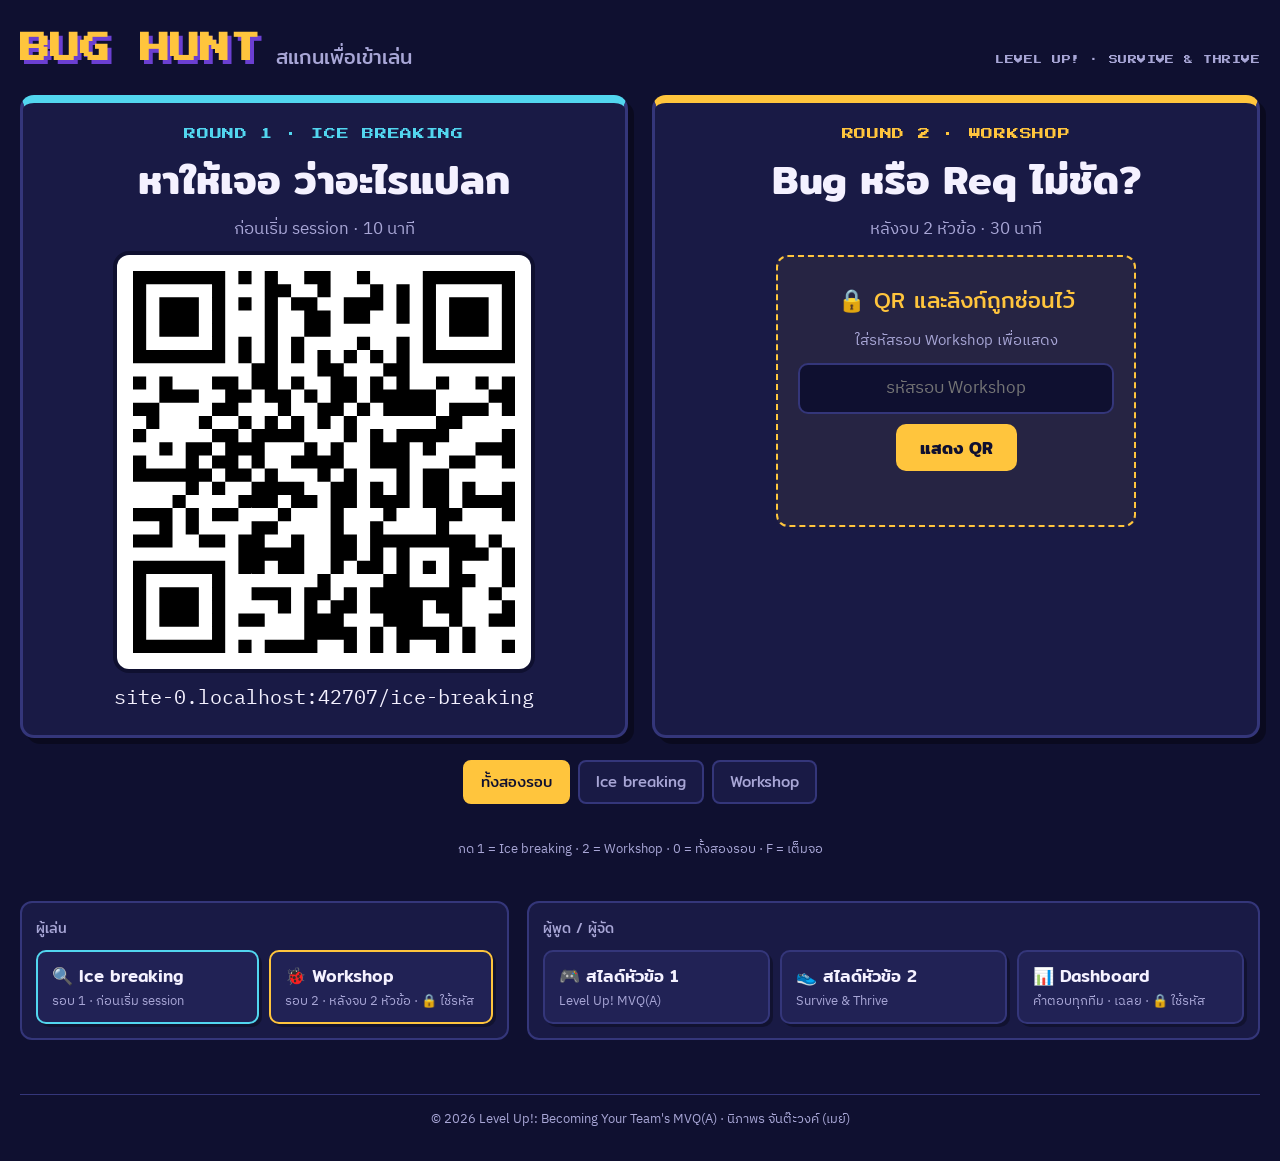
<file: bug-hunt/index.html>
<!doctype html>
<html lang="th">

<head>
  <meta charset="utf-8">
  <meta name="viewport" content="width=device-width, initial-scale=1, viewport-fit=cover">
  <title>Bug Hunt Workshop Hub</title>
  <link rel="icon" href="assets/favicon.svg" type="image/svg+xml">
  <link rel="apple-touch-icon" href="assets/apple-touch-icon.png">
  <link rel="preconnect" href="https://fonts.googleapis.com">
  <link rel="preconnect" href="https://fonts.gstatic.com" crossorigin>
  <link rel="stylesheet"
    href="https://fonts.googleapis.com/css2?family=Mitr:wght@400;500;600&family=IBM+Plex+Sans+Thai:wght@400;500;600&family=IBM+Plex+Mono:wght@400;600&family=Press+Start+2P&display=swap">
  <link rel="stylesheet" href="assets/style.css">
  <style>
    /* Projection page: two QR "doors" side by side; press 1 / 2 to enlarge one, 0 for both */
    html, body { min-height: 100%; }
    .join { max-width: 1280px; margin: 0 auto; padding-block: 28px 32px; padding-inline: 20px; gap: 22px; }
    .join > .site-foot { margin-top: auto; }
    .join-head { display: flex; flex-wrap: wrap; align-items: baseline; justify-content: space-between; gap: 8px 20px; }
    .join-head .title span { font-size: 20px; }
    .doors { display: grid; grid-template-columns: repeat(2, minmax(0, 1fr)); gap: 24px; }
    body[data-show="ice"] .door[data-k="workshop"],
    body[data-show="workshop"] .door[data-k="ice"] { display: none; }
    body[data-show="ice"] .doors, body[data-show="workshop"] .doors { grid-template-columns: minmax(0, 1fr); max-width: 760px; margin-inline: auto; width: 100%; }
    .door { background: var(--panel); border: 3px solid var(--line); border-radius: 14px; padding: 22px; display: grid; gap: 12px; justify-items: center; text-align: center; box-shadow: 6px 6px 0 rgba(0,0,0,.35); cursor: pointer; min-width: 0; }
    .door:hover, .door:focus-visible { border-color: var(--gold); }
    .door[data-k="ice"] { border-top: 8px solid var(--cyan); }
    .door[data-k="workshop"] { border-top: 8px solid var(--gold); }
    .round { font-family: var(--font-pixel); font-size: 12px; letter-spacing: .06em; }
    .door[data-k="ice"] .round { color: var(--cyan); }
    .door[data-k="workshop"] .round { color: var(--gold); }
    .door h2 { margin: 0; font-family: var(--font-display); font-weight: 600; font-size: clamp(26px, 3.4vw, 40px); line-height: 1.2; }
    .door .when { margin: 0; color: var(--muted); font-size: 17px; }
    .qr { background: #ffffff; border-radius: 12px; padding: 16px; width: min(100%, 46vh, 420px); aspect-ratio: 1; display: grid; place-items: center; box-shadow: 0 0 0 4px var(--bg); }
    body[data-show="ice"] .qr, body[data-show="workshop"] .qr { width: min(100%, 62vh, 620px); }
    .qr svg { width: 100%; height: 100%; display: block; }
    .qr .qr-fail { color: #1c2230; font-size: 15px; }
    .url { font-family: var(--font-mono); font-size: clamp(15px, 1.6vw, 20px); color: var(--ink); overflow-wrap: anywhere; }
    .switch { display: flex; justify-content: center; gap: 8px; flex-wrap: wrap; }
    .switch button { background: var(--panel); color: var(--muted); border: 2px solid var(--line); border-radius: 8px; padding: 8px 16px; font-family: var(--font-display); font-size: 15px; }
    .switch button[aria-pressed="true"] { background: var(--gold); border-color: var(--gold); color: var(--bg); }
    .keys { text-align: center; font-size: 13px; color: var(--muted); }
    .hub { display: grid; grid-template-columns: minmax(0, 2fr) minmax(0, 3fr); gap: 18px; margin-top: 6px; }
    .hub-group { display: flex; flex-wrap: wrap; gap: 10px; align-items: stretch; background: var(--panel); border: 2px solid var(--line); border-radius: 12px; padding: 14px; min-width: 0; }
    .hub-label { width: 100%; font-family: var(--font-display); font-size: 14px; color: var(--muted); }
    .hub-link { flex: 1 1 150px; display: grid; gap: 2px; text-decoration: none; color: var(--ink); background: var(--panel-2); border: 2px solid var(--line); border-radius: 10px; padding: 10px 14px; box-shadow: 3px 3px 0 rgba(0,0,0,.3); min-width: 0; }
    .hub-link b { font-family: var(--font-display); font-weight: 500; font-size: 17px; }
    .hub-link span { font-size: 13px; color: var(--muted); }
    .hub-link:hover, .hub-link:focus-visible { border-color: var(--gold); transform: translate(-1px, -1px); }
    .hub-link.ice { border-color: var(--cyan); } .hub-link.ws { border-color: var(--gold); }
    .door.locked .qr, .door.locked .url { display: none; }
    .door.locked { align-content: start; }
    .qr-lock { display: grid; gap: 10px; justify-items: center; width: min(100%, 360px); padding: 26px 20px; border: 2px dashed var(--gold); border-radius: 12px; background: rgba(255,197,61,.06); }
    .qr-lock p { margin: 0; }
    .qr-lock-title { font-family: var(--font-display); font-size: 22px; color: var(--gold); }
    .qr-lock-note { font-size: 15px; color: var(--muted); }
    .qr-lock input { width: 100%; background: var(--bg); color: var(--ink); border: 2px solid var(--line); border-radius: 10px; padding: 10px 14px; font-size: 17px; text-align: center; }
    .qr-lock input:focus { border-color: var(--gold); outline: none; }
    .qr-lock button { background: var(--gold); color: var(--bg); border: 0; border-radius: 10px; padding: 10px 24px; font-family: var(--font-display); font-weight: 600; font-size: 17px; cursor: pointer; }
    .qr-lock-msg { min-height: 1.3em; font-size: 14px; color: var(--red); }
    @media (max-width: 760px) { .hub { grid-template-columns: minmax(0, 1fr); } }
    @media (max-width: 760px) { .doors { grid-template-columns: minmax(0, 1fr); } .keys { display: none; } }
  </style>
</head>

<body data-show="both">
  <main class="join">
    <header class="join-head">
      <div class="title"><h1><a class="home-link" href="/" title="กลับหน้าหลัก">BUG HUNT</a></h1><span>สแกนเพื่อเข้าเล่น</span></div>
      <span class="tag">LEVEL UP! · SURVIVE &amp; THRIVE</span>
    </header>

    <div class="doors">
      <section class="door" data-k="ice" tabindex="0" aria-label="ขยาย QR รอบ Ice breaking">
        <span class="round">ROUND 1 · ICE BREAKING</span>
        <h2>หาให้เจอ ว่าอะไรแปลก</h2>
        <p class="when">ก่อนเริ่ม session · 10 นาที</p>
        <div class="qr" data-path="/ice-breaking"></div>
        <div class="url" data-url-for="/ice-breaking"></div>
      </section>
      <section class="door" data-k="workshop" tabindex="0" aria-label="ขยาย QR รอบ Workshop">
        <span class="round">ROUND 2 · WORKSHOP</span>
        <h2>Bug หรือ Req ไม่ชัด?</h2>
        <p class="when">หลังจบ 2 หัวข้อ · 30 นาที</p>
        <div class="qr" data-path="/workshop"></div>
        <div class="url" data-url-for="/workshop"></div>
        <form class="qr-lock" id="wsLock" hidden autocomplete="off">
          <p class="qr-lock-title">🔒 QR และลิงก์ถูกซ่อนไว้</p>
          <p class="qr-lock-note">ใส่รหัสรอบ Workshop เพื่อแสดง</p>
          <input id="wsCode" type="password" placeholder="รหัสรอบ Workshop" aria-label="รหัสรอบ Workshop">
          <button type="submit">แสดง QR</button>
          <p class="qr-lock-msg" id="wsMsg" role="status"></p>
        </form>
      </section>
    </div>

    <div class="switch" role="group" aria-label="เลือก QR ที่จะแสดง">
      <button type="button" data-set="both">ทั้งสองรอบ</button>
      <button type="button" data-set="ice">Ice breaking</button>
      <button type="button" data-set="workshop">Workshop</button>
    </div>
    <p class="keys">กด 1 = Ice breaking · 2 = Workshop · 0 = ทั้งสองรอบ · F = เต็มจอ</p>

    <nav class="hub" aria-label="ทุกหน้าของ workshop">
      <div class="hub-group">
        <span class="hub-label">ผู้เล่น</span>
        <a class="hub-link ice" href="ice-breaking"><b>🔍 Ice breaking</b><span>รอบ 1 · ก่อนเริ่ม session</span></a>
        <a class="hub-link ws" href="workshop"><b>🐞 Workshop</b><span>รอบ 2 · หลังจบ 2 หัวข้อ · 🔒 ใช้รหัส</span></a>
      </div>
      <div class="hub-group">
        <span class="hub-label">ผู้พูด / ผู้จัด</span>
        <a class="hub-link" href="slides"><b>🎮 สไลด์หัวข้อ 1</b><span>Level Up! MVQ(A)</span></a>
        <a class="hub-link" href="slides-2"><b>👟 สไลด์หัวข้อ 2</b><span>Survive &amp; Thrive</span></a>
        <a class="hub-link" href="dashboard"><b>📊 Dashboard</b><span>คำตอบทุกทีม · เฉลย · 🔒 ใช้รหัส</span></a>
      </div>
    </nav>

    <footer class="site-foot">© 2026 Level Up!: Becoming Your Team's MVQ(A) · นิภาพร จันต๊ะวงค์ (เมย์)</footer>
  </main>

  <script src="config.js"></script>
  <script src="assets/vendor/qrcode.min.js"></script>
  <script>
    (function () {
      // QR codes follow the address this page was opened from, so a new domain needs no edit.
      const PROD = 'https://bug-hunt-workshop.vercel.app';
      const base = /^https?:$/.test(location.protocol) ? location.origin : PROD;
      const pretty = u => u.replace(/^https?:\/\//, '').replace(/\/$/, '');

      document.querySelectorAll('.qr[data-path]').forEach(box => {
        const url = base + box.dataset.path;
        try {
          const qr = qrcode(0, 'M');
          qr.addData(url);
          qr.make();
          box.innerHTML = qr.createSvgTag({ cellSize: 8, margin: 0, scalable: true, alt: 'QR ไปที่ ' + url });
        } catch (e) {
          const p = document.createElement('p'); p.className = 'qr-fail'; p.textContent = 'สร้าง QR ไม่สำเร็จ ใช้ลิงก์ด้านล่างแทน';
          box.replaceChildren(p);
        }
        document.querySelector('[data-url-for="' + box.dataset.path + '"]').textContent = pretty(url);
      });

      const buttons = Array.from(document.querySelectorAll('.switch button'));
      function show(k) {
        document.body.dataset.show = k;
        buttons.forEach(b => b.setAttribute('aria-pressed', String(b.dataset.set === k)));
        try { history.replaceState(null, '', k === 'both' ? location.pathname : '#' + k); } catch (e) {}
      }
      buttons.forEach(b => b.addEventListener('click', () => show(b.dataset.set)));
      document.querySelectorAll('.door').forEach(d => {
        const pick = () => show(document.body.dataset.show === d.dataset.k ? 'both' : d.dataset.k);
        d.addEventListener('click', pick);
        d.addEventListener('keydown', e => { if (e.key === 'Enter' || e.key === ' ') { e.preventDefault(); pick(); } });
      });
      document.addEventListener('keydown', e => {
        if (e.target.closest && e.target.closest('input, textarea')) return;
        if (e.target.closest && e.target.closest('button, .door') && (e.key === 'Enter' || e.key === ' ')) return;
        if (e.key === '1') show('ice');
        else if (e.key === '2') show('workshop');
        else if (e.key === '0' || e.key === 'Escape') show('both');
        else if (e.key === 'f' || e.key === 'F') {
          try { document.fullscreenElement ? document.exitFullscreen() : document.documentElement.requestFullscreen().catch(() => {}); } catch (err) {}
        }
      });
      // Workshop QR + link stay hidden until the round's access code is entered (same code as /workshop).
      (function () {
        const cfg = window.BUG_HUNT_CONFIG || {};
        const hash = cfg.accessCodes && cfg.accessCodes.full;
        if (!hash) return;
        const KEY = 'bh-code-full-' + (cfg.session || 'default');
        let ok = false; try { ok = localStorage.getItem(KEY) === hash; } catch (e) { }
        if (ok) return;
        const door = document.querySelector('.door[data-k="workshop"]');
        const form = document.getElementById('wsLock'), input = document.getElementById('wsCode'), msg = document.getElementById('wsMsg');
        door.classList.add('locked');
        form.hidden = false;
        ['click', 'keydown'].forEach(t => form.addEventListener(t, e => e.stopPropagation()));
        form.addEventListener('submit', async e => {
          e.preventDefault();
          if (!window.crypto || !crypto.subtle) { msg.textContent = 'เปิดผ่าน https เพื่อใช้รหัส'; return; }
          const buf = await crypto.subtle.digest('SHA-256', new TextEncoder().encode(input.value.trim()));
          const hex = Array.from(new Uint8Array(buf)).map(b => b.toString(16).padStart(2, '0')).join('');
          if (hex !== hash) { msg.textContent = 'รหัสไม่ถูกต้อง'; input.select(); return; }
          try { localStorage.setItem(KEY, hash); } catch (err) { }
          door.classList.remove('locked');
          form.hidden = true;
        });
      })();

      const h = location.hash.slice(1);
      show(h === 'ice' || h === 'workshop' ? h : 'both');
    })();
  </script>
</body>

</html>
</file>
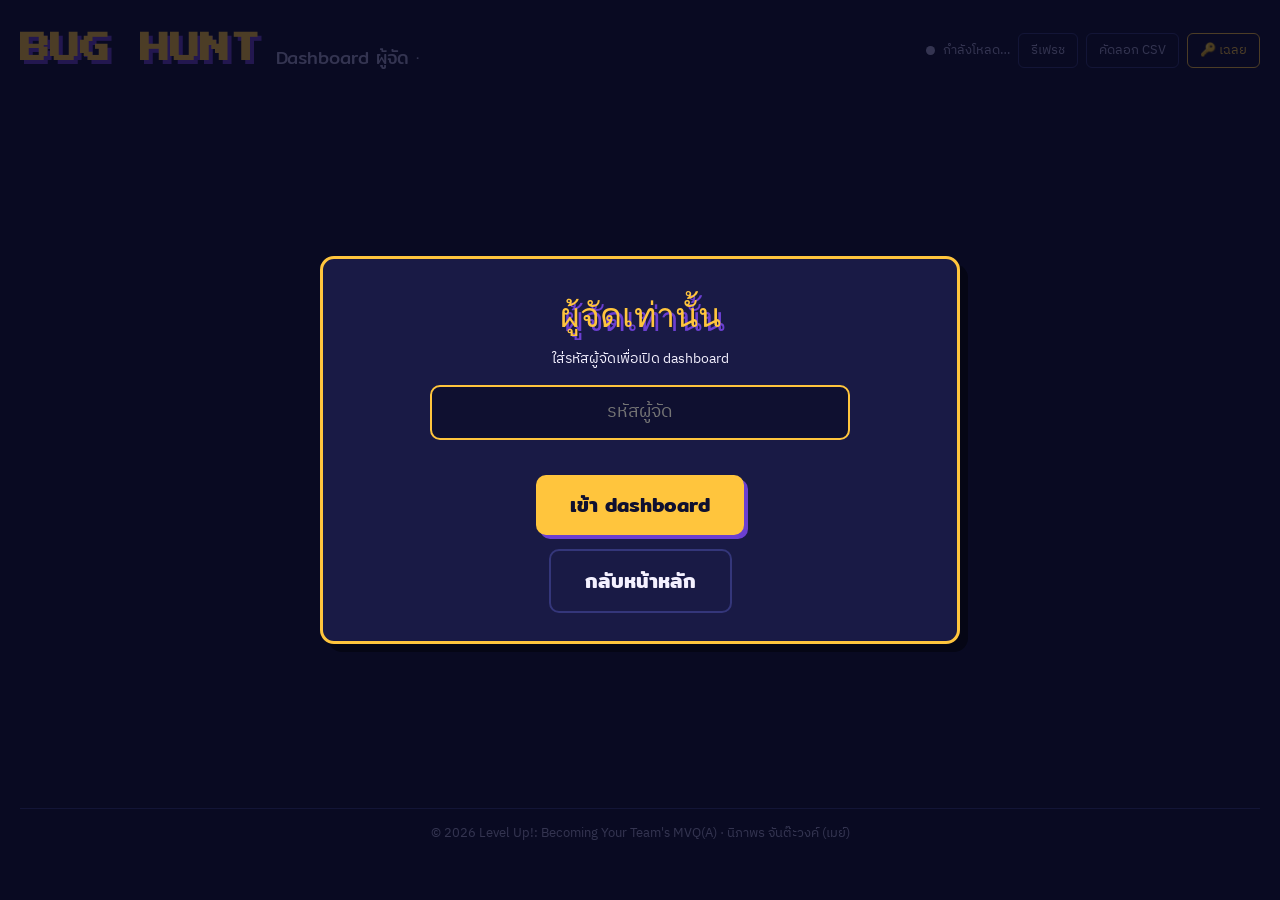
<file: bug-hunt/dashboard.html>
<!doctype html>
<html lang="th">

<head>
  <meta charset="utf-8">
  <meta name="viewport" content="width=device-width, initial-scale=1, viewport-fit=cover">
  <meta name="robots" content="noindex">
  <title>Bug Hunt Dashboard</title>
  <link rel="icon" href="assets/favicon.svg" type="image/svg+xml">
  <link rel="apple-touch-icon" href="assets/apple-touch-icon.png">
  <link rel="preconnect" href="https://fonts.googleapis.com">
  <link rel="preconnect" href="https://fonts.gstatic.com" crossorigin>
  <link rel="stylesheet"
    href="https://fonts.googleapis.com/css2?family=Mitr:wght@400;500;600&family=IBM+Plex+Sans+Thai:wght@400;500;600&family=IBM+Plex+Mono:wght@400;600&family=Press+Start+2P&display=swap">
  <link rel="stylesheet" href="assets/style.css">
  <style>
    .dash-top {
      display: flex;
      flex-wrap: wrap;
      align-items: center;
      justify-content: space-between;
      gap: 12px 20px;
      margin-bottom: 18px;
    }

    .dash-top .title span {
      font-size: 18px;
    }

    .live {
      display: flex;
      align-items: center;
      gap: 8px;
      font-size: 13px;
      color: var(--muted);
    }

    .live .dot {
      width: 9px;
      height: 9px;
      border-radius: 50%;
      background: var(--muted);
    }

    .live .dot.on {
      background: var(--green);
      box-shadow: 0 0 8px var(--green);
    }

    .live .dot.err {
      background: var(--red);
    }

    .rounds {
      display: inline-flex;
      gap: 6px;
      background: var(--panel);
      border: 2px solid var(--line);
      border-radius: 10px;
      padding: 4px;
    }

    .rounds button {
      background: none;
      border: 0;
      color: var(--muted);
      border-radius: 7px;
      padding: 8px 14px;
      font-family: var(--font-display);
      font-size: 15px;
    }

    .rounds button[aria-selected="true"] {
      background: var(--gold);
      color: var(--bg);
    }

    .stats {
      display: grid;
      grid-template-columns: repeat(auto-fit, minmax(150px, 1fr));
      gap: 12px;
      margin-block: 16px;
    }

    .stat {
      background: var(--panel);
      border: 2px solid var(--line);
      border-radius: 10px;
      padding: 12px 16px;
    }

    .stat .n {
      font-family: var(--font-pixel);
      font-size: 26px;
      color: var(--gold);
      font-variant-numeric: tabular-nums;
      line-height: 1.4;
    }

    .stat .n.bug {
      color: var(--red);
    }

    .stat .n.req {
      color: var(--cyan);
    }

    .stat .k {
      font-size: 13px;
      color: var(--muted);
    }

    .dash {
      display: grid;
      grid-template-columns: minmax(0, 340px) minmax(0, 1fr);
      gap: 18px;
      align-items: start;
    }

    @media (max-width: 860px) {
      .dash {
        grid-template-columns: minmax(0, 1fr);
      }
    }

    .lb-row {
      grid-template-columns: 28px minmax(0, 1fr) auto;
      cursor: pointer;
      border-radius: 6px;
      padding: 4px 6px;
    }

    .lb-row:hover,
    .lb-row.sel {
      background: var(--panel-2);
    }

    .lb-row .nm {
      overflow: hidden;
      text-overflow: ellipsis;
      white-space: nowrap;
    }

    .filters {
      display: flex;
      flex-wrap: wrap;
      gap: 8px;
      margin-bottom: 12px;
    }

    .filters select,
    .filters input {
      background: var(--bg);
      color: var(--ink);
      border: 2px solid var(--line);
      border-radius: 8px;
      padding: 7px 10px;
      font-size: 14px;
      min-width: 0;
    }

    .filters input {
      flex: 1 1 180px;
    }

    .feed {
      max-height: none;
    }

    .item .h .tm {
      margin-left: auto;
      font-family: var(--font-mono);
    }

    .item .team {
      color: var(--ink);
      font-weight: 600;
    }

    .setup {
      max-width: 760px;
    }

    .setup ol {
      padding-left: 20px;
      display: grid;
      gap: 6px;
    }

    .setup code {
      font-family: var(--font-mono);
      font-size: 13px;
      color: var(--cyan);
    }

    .toolbar {
      display: flex;
      gap: 8px;
      flex-wrap: wrap;
      align-items: center;
    }

    .key-open {
      border-color: var(--gold);
      color: var(--gold);
    }

    .key-open:hover {
      background: var(--gold);
      color: var(--bg);
    }

    .ans-card {
      width: min(980px, 100%);
      max-height: calc(100dvh - 32px);
      overflow-y: auto;
      background: var(--panel);
      border: 3px solid var(--gold);
      border-radius: 14px;
      padding: 20px 22px;
      box-shadow: 8px 8px 0 rgba(0, 0, 0, .4);
    }

    .ans-card h2 {
      margin: 0;
      font-family: var(--font-display);
      font-weight: 500;
      font-size: 20px;
      color: var(--gold);
    }

    .ans-card .col-head {
      position: sticky;
      top: -20px;
      background: var(--panel);
      padding-block: 4px 10px;
      z-index: 1;
    }

    .key-form {
      display: flex;
      gap: 8px;
      flex-wrap: wrap;
      max-width: 460px;
    }

    .key-form input {
      flex: 1 1 200px;
      min-width: 0;
      background: var(--bg);
      color: var(--ink);
      border: 2px solid var(--line);
      border-radius: 8px;
      padding: 9px 12px;
      font-size: 15px;
    }

    .key-form .submit {
      padding: 9px 22px;
    }

    .ans-h3 {
      font-family: var(--font-display);
      font-weight: 500;
      font-size: 17px;
      margin: 18px 0 8px;
      display: flex;
      align-items: center;
      gap: 8px;
    }

    .ans-scroll {
      overflow-x: auto;
    }

    .ans-table {
      width: 100%;
      border-collapse: collapse;
      font-size: 14px;
      min-width: 620px;
    }

    .ans-table th,
    .ans-table td {
      text-align: left;
      vertical-align: top;
      padding: 8px 10px;
      border-bottom: 1px solid var(--line);
    }

    .ans-table th {
      color: var(--muted);
      font-weight: 500;
      font-size: 12.5px;
    }

    .ans-table td:first-child {
      font-family: var(--font-mono);
      white-space: nowrap;
    }

    .ans-table td:nth-child(2) {
      font-family: var(--font-mono);
      font-size: 12.5px;
      color: var(--muted);
      white-space: nowrap;
    }

    .ans-table td:last-child {
      color: var(--muted);
    }

    .ans-bug td:first-child {
      color: var(--red);
    }

    .ans-req td:first-child {
      color: var(--cyan);
    }

    .ans-note {
      margin: 12px 0 0;
      font-size: 14px;
    }

    .ans-quote {
      margin: 14px 0 0;
      border-left: 4px solid var(--gold);
      padding-left: 12px;
      font-family: var(--font-display);
      font-size: 16px;
    }
  </style>
</head>

<body>
  <div class="wrap">
    <header class="dash-top">
      <div class="title">
        <h1><a class="home-link" href="/" title="กลับหน้าหลัก">BUG HUNT</a></h1><span>Dashboard ผู้จัด · <span id="sess"></span></span>
      </div>
      <div class="toolbar">
        <div class="live"><span class="dot" id="dot"></span><span id="liveText">กำลังโหลด…</span></div>
        <button class="ghost" type="button" id="refreshBtn">รีเฟรช</button>
        <button class="ghost" type="button" id="csvBtn">คัดลอก CSV</button>
        <button class="ghost key-open" type="button" id="ansBtn">🔑 เฉลย</button>
      </div>
    </header>

    <section class="card setup" id="setup" hidden>
      <h2 style="margin:0 0 8px;font-family:var(--font-display);font-weight:500;color:var(--gold)">
        ยังไม่ได้เชื่อมฐานข้อมูล</h2>
      <p style="margin:0 0 8px">ตอนนี้หน้าเกมเก็บคำตอบไว้ในเครื่องผู้เล่นแต่ละคน dashboard จึงยังไม่มีข้อมูล เชื่อม
        Supabase ตามนี้:</p>
      <ol>
        <li>สร้างโปรเจกต์ฟรีที่ supabase.com</li>
        <li>เปิด SQL Editor แล้วรันไฟล์ <code>supabase-setup.sql</code></li>
        <li>เปิด Project Settings → API คัดลอก Project URL และ anon / publishable key</li>
        <li>ใส่ทั้งสองค่าใน <code>bug-hunt/config.js</code> แล้ว deploy ใหม่</li>
      </ol>
    </section>

    <div id="main" hidden>
      <div class="rounds" role="tablist" aria-label="รอบ">
        <button type="button" role="tab" data-r="icebreak">Ice breaking</button>
        <button type="button" role="tab" data-r="full">Workshop</button>
      </div>

      <div class="stats" id="stats"></div>

      <div class="dash">
        <section class="card" aria-labelledby="lb-h">
          <div class="col-head">
            <h2 id="lb-h" style="font-size:17px">Leaderboard</h2><span class="tag">กดชื่อเพื่อกรอง</span>
          </div>
          <div class="lb" id="lb"></div>
        </section>
        <section class="card" aria-labelledby="feed-h">
          <div class="col-head">
            <h2 id="feed-h" style="font-size:17px">ทุกรายการ</h2><span class="tag" id="shown"></span>
          </div>
          <div class="filters">
            <select id="fTeam" aria-label="กรองตามทีม"></select>
            <select id="fKind" aria-label="กรองตามประเภท">
              <option value="">ทุกประเภท</option>
              <option value="bug">🐞 Bug</option>
              <option value="req">❓ Req ไม่ชัด</option>
            </select>
            <input id="fSearch" type="search" placeholder="ค้นหาข้อความ" aria-label="ค้นหาข้อความ">
          </div>
          <div class="feed" id="feed"></div>
          <textarea id="copyArea" readonly hidden aria-label="CSV สำหรับคัดลอก"></textarea>
          <div class="msg" id="copyMsg" role="status"></div>
        </section>
      </div>
    </div>
    <footer class="site-foot">© 2026 Level Up!: Becoming Your Team's MVQ(A) · นิภาพร จันต๊ะวงค์ (เมย์)</footer>
  </div>

  <div class="gate" id="ansModal" hidden>
    <div class="ans-card" role="dialog" aria-modal="true" aria-labelledby="ans-h">
      <div class="col-head">
        <h2 id="ans-h">🔑 เฉลย</h2><button class="ghost" type="button" id="ansClose" aria-label="ปิด">✕ ปิด</button>
      </div>
      <form class="key-form" id="keyForm" autocomplete="off">
        <input type="password" id="keyPw" placeholder="ใส่รหัสเพื่อดูเฉลย" aria-label="รหัสสำหรับดูเฉลย">
        <button class="submit" type="submit" id="keyBtn">ดูเฉลย</button>
      </form>
      <div class="msg" id="keyMsg" role="status"></div>
      <div id="keyOut" hidden></div>
    </div>
  </div>

  <div class="gate" id="hostGate" hidden>
    <div class="gate-card" role="dialog" aria-modal="true" aria-labelledby="hostGateTitle">
      <div class="gate-title" id="hostGateTitle">ผู้จัดเท่านั้น</div>
      <p class="gate-note">ใส่รหัสผู้จัดเพื่อเปิด dashboard</p>
      <form class="gate-field" id="hostForm" autocomplete="off">
        <input id="hostCode" type="password" aria-label="รหัสผู้จัด" placeholder="รหัสผู้จัด">
        <p class="gate-msg" id="hostMsg"></p>
        <button class="gate-btn" type="submit">เข้า dashboard</button>
      </form>
      <a class="gate-btn ghost-btn" href="/">กลับหน้าหลัก</a>
    </div>
  </div>
  <script>
    /* Organiser gate: the code is checked against its SHA-256 hash; unlocked once per browser tab. */
    window.BH_HOST_READY = new Promise(function (resolve) {
      const HASH = '88b40cab9f04db4a127f57fe0f3859adfb2abae7f876e2a99dac564e3fe25fcc';
      const ok = function () { try { sessionStorage.setItem('bh-host-ok', '1'); } catch (e) { } document.getElementById('hostGate').hidden = true; resolve(); };
      let passed = false; try { passed = sessionStorage.getItem('bh-host-ok') === '1'; } catch (e) { }
      if (passed) { resolve(); return; }
      const gate = document.getElementById('hostGate'); gate.hidden = false;
      document.querySelector('.wrap').inert = true;
      const input = document.getElementById('hostCode'), msg = document.getElementById('hostMsg');
      input.focus();
      document.getElementById('hostForm').addEventListener('submit', async function (e) {
        e.preventDefault();
        if (!window.crypto || !crypto.subtle) { msg.textContent = 'เปิดผ่าน https เพื่อใช้รหัส'; msg.className = 'gate-msg bad'; return; }
        const buf = await crypto.subtle.digest('SHA-256', new TextEncoder().encode(input.value));
        const hex = Array.from(new Uint8Array(buf)).map(function (b) { return b.toString(16).padStart(2, '0'); }).join('');
        if (hex === HASH) { document.querySelector('.wrap').inert = false; ok(); }
        else { msg.textContent = 'รหัสไม่ถูกต้อง'; msg.className = 'gate-msg bad'; input.select(); }
      });
    });
  </script>
  <script src="config.js"></script>
  <script src="assets/api.js"></script>
  <script>
    window.BH_HOST_READY.then(function () {
      const $ = id => document.getElementById(id);
      const api = window.BugHuntApi;
      $('sess').textContent = api.session;
      if (!api.enabled) { $('setup').hidden = false; $('liveText').textContent = 'ยังไม่ได้ตั้งค่า'; return; }
      $('main').hidden = false;

      let rows = [], round = 'icebreak', teamSel = '';
      try { round = localStorage.getItem('bh-dash-round') || 'icebreak'; } catch (e) { }
      const node = (tag, cls, text) => { const n = document.createElement(tag); if (cls) n.className = cls; if (text != null) n.textContent = text; return n; };
      const tkey = t => (t || '').trim().toLowerCase();

      function stat(n, k, cls) { const d = node('div', 'stat'); d.append(node('div', 'n' + (cls ? ' ' + cls : ''), String(n)), node('div', 'k', k)); return d; }

      function render() {
        const full = round === 'full';
        document.querySelectorAll('.rounds button').forEach(b => b.setAttribute('aria-selected', String(b.dataset.r === round)));
        $('fKind').hidden = !full;
        const data = rows.filter(r => r.round === round);

        // teams
        const teams = new Map();
        data.forEach(r => {
          const k = tkey(r.team); const t = teams.get(k) || { key: k, name: (r.team || '').trim() || 'ไม่ระบุ', total: 0, bug: 0, req: 0 };
          t.total++; if (r.kind === 'bug') t.bug++; if (r.kind === 'req') t.req++; teams.set(k, t);
        });
        const ranked = [...teams.values()].sort((a, b) => b.total - a.total || a.name.localeCompare(b.name));
        if (teamSel && !teams.has(teamSel)) teamSel = '';

        // stats
        const st = $('stats'); st.replaceChildren(stat(data.length, 'รายการทั้งหมด'), stat(teams.size, 'ทีม'));
        if (full) st.append(stat(data.filter(r => r.kind === 'bug').length, 'Bug', 'bug'), stat(data.filter(r => r.kind === 'req').length, 'Req ไม่ชัด', 'req'));

        // leaderboard
        const lb = $('lb'); lb.replaceChildren();
        if (!ranked.length) lb.append(node('p', 'muted', 'ยังไม่มีทีมส่งคำตอบในรอบนี้'));
        ranked.forEach((t, i) => {
          const r = node('div', 'lb-row' + (teamSel === t.key ? ' sel' : ''));
          r.tabIndex = 0; r.setAttribute('role', 'button');
          const sc = node('span', 'sc'); const b = node('b', null, String(t.total)); sc.append(b);
          if (full) sc.append(document.createTextNode(' · 🐞' + t.bug + ' ❓' + t.req));
          r.append(node('span', 'rk', String(i + 1)), node('span', 'nm', t.name), sc);
          const pick = () => { teamSel = teamSel === t.key ? '' : t.key; render(); };
          r.addEventListener('click', pick);
          r.addEventListener('keydown', e => { if (e.key === 'Enter' || e.key === ' ') { e.preventDefault(); pick(); } });
          lb.append(r);
        });

        // team filter options
        const sel = $('fTeam'); const cur = teamSel; sel.replaceChildren();
        const all = node('option', null, 'ทุกทีม'); all.value = ''; sel.append(all);
        ranked.forEach(t => { const o = node('option', null, t.name); o.value = t.key; sel.append(o); });
        sel.value = cur;

        // feed
        const kind = full ? $('fKind').value : '';
        const q = $('fSearch').value.trim().toLowerCase();
        const shown = data.filter(r => (!teamSel || tkey(r.team) === teamSel) && (!kind || r.kind === kind) && (!q || (r.detail || '').toLowerCase().includes(q) || (r.req || '').toLowerCase().includes(q)));
        $('shown').textContent = shown.length + ' / ' + data.length;
        const feed = $('feed'); feed.replaceChildren();
        if (!shown.length) feed.append(node('p', 'muted', data.length ? 'ไม่มีรายการที่ตรงกับตัวกรอง' : 'ยังไม่มีคำตอบในรอบนี้ คำตอบจะขึ้นเองทุก 5 วินาที'));
        shown.forEach(r => {
          const box = node('div', 'item ' + (full ? (r.kind === 'req' ? 'req' : 'bug') : 'plain'));
          const h = node('div', 'h');
          h.append(node('span', 'team', (r.team || '').trim() || 'ไม่ระบุ'));
          if (full) h.append(node('span', 'chip ' + (r.kind === 'req' ? 'req' : 'bug'), r.kind === 'req' ? 'REQ ไม่ชัด' : 'BUG'), node('span', 'chip ref', r.req || '-'));
          h.append(node('span', 'tm', new Date(r.created_at).toLocaleTimeString('th-TH', { hour: '2-digit', minute: '2-digit', second: '2-digit' })));
          box.append(h, node('p', null, r.detail || ''));
          feed.append(box);
        });
      }

      async function refresh() {
        try {
          rows = await api.list();
          $('dot').className = 'dot on';
          $('liveText').textContent = 'อัปเดตล่าสุด ' + new Date().toLocaleTimeString('th-TH') + ' · รีเฟรชทุก 5 วินาที';
          render();
        } catch (e) {
          console.warn(e);
          $('dot').className = 'dot err';
          $('liveText').textContent = 'โหลดข้อมูลไม่สำเร็จ ตรวจ config.js และตาราง findings แล้วกดรีเฟรช';
        }
      }

      document.querySelectorAll('.rounds button').forEach(b => b.addEventListener('click', () => {
        round = b.dataset.r; teamSel = ''; try { localStorage.setItem('bh-dash-round', round); } catch (e) { } render();
      }));
      $('fTeam').addEventListener('change', e => { teamSel = e.target.value; render(); });
      $('fKind').addEventListener('change', render);
      $('fSearch').addEventListener('input', render);
      $('refreshBtn').addEventListener('click', refresh);

      $('csvBtn').addEventListener('click', async () => {
        const esc = v => '"' + String(v == null ? '' : v).replace(/"/g, '""') + '"';
        const lines = [['time', 'round', 'team', 'kind', 'req', 'detail'].join(',')]
          .concat(rows.map(r => [r.created_at, r.round, r.team, r.kind, r.req, r.detail].map(esc).join(',')));
        const text = lines.join('\n'), area = $('copyArea'), msg = $('copyMsg');
        try { await navigator.clipboard.writeText(text); msg.textContent = 'คัดลอก CSV ' + rows.length + ' รายการแล้ว วางใน Google Sheets ได้เลย'; msg.className = 'msg ok'; area.hidden = true; }
        catch (e) { area.value = text; area.hidden = false; area.focus(); area.select(); msg.textContent = 'คัดลอกอัตโนมัติไม่ได้ ข้อความถูกเลือกไว้แล้ว กด Ctrl/Cmd + C'; msg.className = 'msg bad'; }
      });

      render();
      refresh();
      setInterval(() => { if (!document.hidden) refresh(); }, 5000);
    });
  </script>
  <script>
    /* Answer key: AES-GCM encrypted, key derived from the facilitator's code (PBKDF2). The code itself is not stored anywhere in this page. */
    (function () {
      const ENC = {"v":1,"iter":250000,"salt":"X2Dl8NltG+wwTf0NvEYr9w==","iv":"olqlfk2LH/hNzAyh","ct":"YjtCpDK7zmXPtf/TXCXldp6Z3sCJTN4ZT9HRl2/Fr3pNk4vIFNkRiJc2vPN9icFmTnNzxHUtMaQe6rmT/exa1BXByjqXvqomzmVRC5KGDz90K+RMzYOMVP/8r2qhHUM2W/pnHZbONI2NJVQfNn04p2F7pCMQ+4iCcgOUV/FPiCfYUJdh6Wj/M5VE+97VQzPbcgm+D76nhF9wKDI87OEhVyP+pUA1gEKf0SLIGfpKuq7jR5ASoTnwqPlPXHSDgTCfjX4elU7b773VYmwEhckBbcN7JNohgGpbgEeCajyhN9pkIA4VLzogAw2zgw3//MGbFf+x/49Cu3JYyx1DkkxyRqn6qN6CmEa/[base64]/nahw47UebdHceORf6SvM5hIIWVujM5ukLoicyVeVjqfEv3CMMHL0MdbvD1vy5JtZ2Fmo2bobJr0XtFDjefOFb3hJyKD9677w3L7RTUcTtj3va/o02/bLabTxl9AcumTws2pqpgHn4ZpIApKREtL9CszDyS+VI05TT2ugE1PWBLHeBAUfSFVx1GJzlpfboi7pk9MhQVqkMgJupcDqly432Y9jfeuTtddxQTIToxVLUYiXSVSKDSPGbVa9jUMn+pys1ALy+GUwfUEGqohZRH0Xpj6i3oIZpVKwiqkk3E9viqvdYw/s2aB+lIMCQ1siW1DEKi/JWRZBCpFGjicJ5rOk2UZm1FARWylf9vtfKDopAUva0SVmkKeNweb0OjZgqsEUidCyZqd7wXy4wUYwlfLiMZyEC/6lSN2IiPx+1eKgLayMl9DG8+ZS/VqqiB+GBGks7azLvcg9elkilIfAyXkhhaxoCnNeSnpMXm/Gisx8k1OojHh+6T0UxWjgMJkPzaUl9ua9PZSx8h+nhXzftAAAjLs5CO0L2Mx/lvFpjk7u+k56kY2IFGjbsGY9143zcUpsWqWWTkul8+wzr1oeqoyxD9TafVRntK6IM6vpPFSaQsVnja//pw51WdsuTvLx8CE5xWMrOAYs9791SZ33hOll1iCu0H3U2BgHl+j4IjoZZvEcBTswMzWB6m6x3QEHLGTUeoCRX/0hHegQwP/V0zHbeF0wgcVwT+XDrflN2PdPu+neH/kQhpMNzT6a2sLSJiDE1FwRuHEARjEEI1LKycJCXU2YEFRytl7I8IDelYMyVibpUfCvZfekPIEiv/xmwrvrlhAlD/+yc2mZ/[base64]/AiadL4EhX/tvpHl4JBAEM8G8/JJVTrV7M8/un571xcSt4tqjdYXBRqhEax8I7O/[base64]/wfNj3v4qtPS9skH7/B9ElNp8/g5lsKJ36aN3MaU6rZIASLfJxQyzUQ6XKno/WpL/0Tvi6aQWWTMUMNV1bWIKi2J9Asev+iFaa9U+a4aCDR0A1HtIE8gth7nPTwnN2mZPeR3dqtXuwRuBGfRBIrnap55+s9KDGEJndOdogukVYBf5dcntDaVyXwjFee5Gl+OdMsisx/xYZFxvdWf0h2vHXuf8z18Qxjz7BpoFj4hthH0OmbQLLxU39n8N4hWpSoWWD1qXPITbPe/WGhwjcqZvExK07vwbY6/XA4yXJeRD3jVpLoIXPSjBsV4i3HW/ZLqGF9/+17RSC4M+FBbvnEHXGwwxdJpATNl4Y6pvVq4COtDsV3XWoPZM/W7EzPSb7O21ss5QfFl8EMV9WMw2606YRr7O2E2JoJf+XY9kXgl+UPYf1s40G9fhH3ESy2SM/r4oY+zIWPQ39pDqkc020nbFWO900+JWRFfw6o6KEIJhT3zRkG52utSc+h7Kch7s+JrNZDgiPQISfPQaSJLj58b9Cik7sQ1JYxQAXbT+u17t1P5wqb/UUl26MIJfSz0dyzh2W38VmStvX/ieIi9e8wALD8QnoQtSzIO200xfVdNatIcmJ0Rm2tPrYBFxkjShbcdwtHVfBwodJKyFV8dVnEdxWcWBsq96ruHDdr/DGRuZVvNBp5On0nU0FRLRfUYqrZab1823Y0INzD/pJKV79IFkJLbcR2KoKxOmpVttem77fF2/lK0IwiZmUQsyMfHfGmrTrh9358yRlqEiZvgtX1ZUtGqSYBCq2HCva/qCG2X8jiWGRIVXKHki6YvFxns/zWgfR88P9gnwKhNE0bS+6MiexHKjc75JtNGLWGX3mt1+RE+hCcA7M1EoZ0n9dhJVLTmrQyVbGjcw3neypRkILtM5BHNcQMQ+ReRNEqx9R3myRz7aLtktVvATv0FEjN5dn/sGylWuBt94hqkxmDitlczZ2ofmePs9Be5YN7DKnK8vtWL66k4jEJSYtHfTtcTZUgiJppaeBjwyztKQdv2gCMcHekFWesnR/o7Kbdz3m1Cd2N8HlS2mMudd63Ff+KMS9umEQHtC9mYp+2blsU+v7PVDUK+TX4Acr/1sLSkljhy6WZaaz6LJvOXk6XvxKaeb7jhJNkz3r097dK2jJyvhDP6AmTVfcTUQGsmc33TICY3QMd+aeAvmHogRuOyeGhUEllcHS++TSJMZapVgPVwkA6fFUD8kdmMff62gpR3YenXSRm1cpL+1mNVQy6U5vuhuuqE6q4ghgreGTb07h5cwsE5dOyNXvqe1c39UlOQ5M/[base64]/[base64]/22mE3paha5M0Co6kuEES0DZ1g/7kNhZ9x+8IJycEpBh57kYbXcIe7Lo6dc+zz0cxu+9lp0pfYy5Jb35Kl+nvgVmaFwhdQ77GrjIXYu8c3xyomWoB9D5ANZ65fsoj0td8pmES4xE5q7lCBp+riOwJk1aBzRO3J7A2Q4oFgDSb2Zfd2yiL92+/f/mxngOl9WXRIwuX3ZzD70lvuV1XnOy9OtndFb3uGagAz8Irj5d4YyDHeaFxuOMZCFQdsHWIYKNVzdAO+1kIdY1Kpmp1iW3MglAyob9EC3XRubUANcJoqYJKquy8WS/cq3ToScxnmMcJGGU5+HwZLicZ+h+TQLlHzN3FgFo0VrCV4k+6f+kTuMqVyonpTI62ufBUkVaoU3e0apzHnC99mlqJM2etskU9ivcM+Fkwhssf+ZGDGX4WYtf9uWf2Rh7wGIHH8IEcxDN1oA7akJ+CTWFtIDlLge/TJn5B6xLWjofniR6LXKaG0DRD+hHaHTB3Uj/EH2h12WLdtFkxv7USoGhq3zocpyfFb4FUssLi+oKmRkvMSCe/IfhT/HutadP04CDA7WhStGIcNs0sTcysIiQVbufMj80sDa2M6PufEt81zuV1H/+Th2x2X0gFGWZr709Aizle7r6qJ8M0s4JHKaDq2yVWJYNn1gzbc6l9FfXgHk8exEpDdCnsUMojZx0iUdrykcVaCzFRIUc0YcA7elPrAx+dmPfB7yYjwouHloT+UxtiyZPiy+L/lIlO3EIftNxPwHKNMaie+V2YLORR3HjPx7W8b4euSsesOPUhZSRAoddWHk8QdNoyfTDcgYB151TAs1UhRkfPK97K/VaV3/OS59yGvUfxdPfPvOAuS7UOctZ1QjedF3qW8WBNC1x2E9YSPVZG7cIbA7p8V3FocKdGVlGyW+MLnywg6Pk75reUbV1/U1RhZzBOQy/LLeJ+wJ4RFvfS5p2Ulec7UvqgFdf6ViLhTVYlx1vIbR26NTmEda/q99AFkb+MDgNnApeqnp39IDfbbVafAR7m20yBdd1qRE9/z3tBIsHw3iZuKF9pBKgGK9a+RIMnCQCm8mI1/HkfYtTGnxD7qiKzU/9hGDV0JjUeDTf3O1Y1osJ1/QYHgjAEhvLteD0LJGcRj+StDtxCShmyBEos5ht9EKz84UgiIuM4F5vHnPSxj+D7kStuDAeNPJv/+v3sCZZd9brFpBjNEsD7D8YtZAOVEut/5VMEp9maYnottG9ethQpNIbzKe+wZPTlM67yHrR5Uq3eDNjKz7kGlT2pbpFsgAVuNZJYcSC6QQrWGGDBXUAZHlD3RLjiJ9WT9QJoJc/19v3/Ls6Z3EOmVbKT+yKvkyojCPksMGLzo/XiFsqbzMR6Yb3w/MNXJFNCTDchXKdug/9sivoU8CObR1v66/[base64]/G7EriWyKtRgHyMbYg/lNMAwh5LyybKSYfLsi+QT/hia8T70aXLFj7mgaE0+VrBHv9KxtWVEliaQPFhRH1O7cp1hc+EoruWLtujPum0WFU4ZE4Ro6o9hg3mf+947ECmLdhPYPLUFpqGmMShzax5d4hz8aHJ/+vamfE2Db7ZZtXnjgRCGym7VmtZQKo27mloiBbdR4bUX8dzUsSxPMtqpdfMKRUJ+aa8hJrlKjHgTbqFS/FHblYDKRo/LWmN/cRqWDqj93nuF96JB4uJbphA/GmKgmNTtDSj97AJmS6q9WIzNgoRwQ/LFdxUiw5GgJ1WpOvWVr+LP0CojU8oS3jPR1ZhfWx5hIQgdgFme97ChnUUCVKUD5XzKhfNoOuA54Ln+eSqw9on00SwQcz33PQ4WKYkyeN/CRuFpFlbVAUWx+VYpDiMinjrLmkv+xE55JiK45BAs+JhhFBk7T+ZrFHpjyidx6dNa9dsK97iD8wX3tPdldcjd4fSJBqmSH/00aX/GyYivo4F8N3810F4Ef9bcGHL+oP1Srjs7z3ifABj+FQC7BM6AnDBtWw5p6NjV3wgOJmBE0tPnxsKpbGYuCCujBqOCWnjgh9IOSJQNKJOqMCdKGap5ujTl9xFqskwJlw5s6JGMkmwjqp2U0bFGxmR9OPqY3CYJyiM/[base64]/9jvBfwmMDChlE42d5HJpsxTQth8hDducezgFpai0CmlL6pG1xaLzQxITm1SQr2vwJUG/5AZ5mhHP2PTQAJ6VzNZAHz8At2mO44YMClYVrqsUQGfpKD+UV+rglyN8e0x3XizrWvilL8/[base64]/AL/VZqNYmUMDT4bOZ1nVCFarv9gw+vb0MKeOkJ9iZ0JtUUktoxWW9xqPS/jwVCcVpOlIggDPXqSHVKA5KKznXIlBYmmF/Q6xSGDiwh3xqLHRjBaI4Lhi7E5rFw9d0Ci14vOcAeNiUYMj5gjrmWM7+QxndYgfWhWQZInixx/[base64]/2LMU5UcF79w+1gGJLsaFrD0GVIITIBVLK7BYTm9ppYwiTeBkWgJIT3t86IWjbk285IY3N+Hd8wORWgN5pTBEl4HQwwM7l0u3jeWs4ECkyBIB11DcsxGOfkLDXyXVHlIiDZ0OcdB6JYG9hr6F90OJ5vPtOE/EhO8gAlxl+uVVb03yxiVjFWaS2hsIHKzrcEWfBqztevxjYfVODoyqr8IZbYg4iT28yqw3QPahYKLLCqqbPn7yVAELKCnvi38HEmx4qa2CSZsApB52kZS8nINa7SIjiA8dPjFVRt1YaMWMIy0AtgWRMVXlg6J/zoDG5hMVNazPeCwRuTNYzaQbHiOz+FtBfJrpob33gmIiKLdLXJuManeNFs029psxctCjcDo6a2l2mltnIzw7GPzNhpmgRPd0cfQhqqVsk4q0a8klaMghisH4QuYmeBZ+LfnhPsgaONoOQgtjGSvtgqHFNWYWQyuEZbx9YMzvj1ZMhrFdnkbzwGKkrppvfqXi63/zf+LzAFRu0vOi6GIrPi04hWfiMB1iEGF4qlgJ8Vx0UICe3La9U70HWF0DnLqUOfJhODjNvAy43B8kczsTTFC4b+v/MZ3dy14xiKuX2yo7LE9fA+uCEJUjg/sgKthq/bkz8n8bTaQEsbt0kzqL53fJVvT4IjsdN76L6vEoqwxgmbhNLUGimSbSftiMwDWW8Qdq/e+V5fZa99CTFpnJOhw23YsAfDqphgaeuFVyFmGF+1fsMra9oI3lUIQLTiiViutuK/CyO1VMFY/4IFqxupsuS2+UbCEb3xj0oKvI3kWbbzCfmBGoZmusrwYDdc0WyiPbauNI7s8t/k6KjTW+FoFVmzWxL7ybKjTstSfDZ62fux6TF0tZ41ePsFzzpkTDpCG4Ni7FdNAUyZa9wngEXchyz0sCtNIlAxJRBDvNARReEy5st+2f3Vz7q3GB6mXSGOdyxBv80plXOb5HcJXO4o4RdP1WkuRdYG1qY3WhfTJv1wlEbnP1Sx5q7Spj5oSIjjmFzFJ+s/jj/O9jYvHqht72LQDWfp7hj5nD/[base64]/g7XzmXTAlxftvD3oDNvvEHsBprIpQ5s7UCNXW2B0NOK2nm/t8h0wcfwUDvZmJes4TTls3P34XkKZCJa7owHBSbtkcJBAgi8Hqn5g9xSf8IRjdNW/4fjf69683S5SkyzRs4TyMBDqZK1QiAt6pMuqVMp5G7UQJUlP/VJBR6KMA0vnI8gGqLR8MTcTWC6zWdcWtXre8fcYXYWPW/mhaST6EXKrphz1FM9oIXgo3yYRpAPAXaho930apqUILTgqywGwAE4ipP+1lFizJQodE+7JITcSi8ZZh6tYTqlJcoQxBJKkCaFT+ejrAaKdU9J7aQh5rhBn1SUGbpz+AFU+T2c/qMnVxM1QZ2BYFje2StRB5P56zJDdwRoV/YxTPCuvts7W7twsrB3W9Zw/yYYcqbpw9U5ycG10mD4tHDoRr/h6tjGJQNG6YUhxG7YW+AYqMBGKgvpBslvMMi5ICc8aZmk+qjf0DXVRRRDzihPqAlbfiBNmLknjyQaRf5vIjFrYHiu57s2ZF/EjkA10DxMgGcs7UFWv9rqo2Eds2AHAQds4z7XADkAd+9dbHbos1utdyAQNCkbOZbxeFVG1ufN4NDgYHRzywbHIlQPKnU7ap8OvrMgtC/kBWZMSWPM8Xi0L+Wenq9zfPmeUgQ0KbZ0yJ8gexUbS9EgyxOCJMoVbn5AAaAGmdmXkSznQ+DA2tnjhRq1ZXp9Rp6VWxCFCTMdP/vt9dwa8FQnqAiXcHv7bl8w+/DU4nqiCIcew1VlqimKvY4rLYIAM1lyo89bV5EDdhHONnDM/gDkxSgYxSicuNfsyx02yV3lmLSrz0n8hNSCULWIkuobntuVe2hWMvtvpwQu2Er1zQv2lIOJYE6NRDX3aeLgNmuYMgbLwydsbIsc/+dBBCVvSYBqbHPUIue5dOJCtWNPyvOXNSi5cvWp3BcLJBZigL3PTk5qShloO/3jX5nuUaOUXkZG/WSm7gE9DQXM+r67RlpM7VuChBp7c9FXmXxv6fW5NIkzP6LsycxRFkwPOW9nlZtoPJQDN7yvu1BQSV8oOShBiOZnEH/hg24kiYsoUpa7UEiKGpXvEhkQsQoRjO2A/Mz51/0lQ6pLkBOWa+LJh3SISiLemfBbyWB4kwVKvB0eMubk8QacJKZLOvrIz8gPurCd9xmWEaHwzvOTqE9We2mnmnxWKdITHIeOPuAq6DUDwUdPxuTmAA/I87CQr8H9ySF/dMQNedE8PVf1CFrMqwLQ/Z5iPayly4uB/ZdUYPfFW5PiIN01AUAGUnIyAoKTsR71/NvdY206YamqeWlaGVw9GwGXolAqplHY3cWBvw4B3m+XUEDytI576HLSym/SwU43+qh2jHfa1o8dbRV81qcV1gAzcySVpBuGAuKzAwRE1RBrlM0uOgD84xs3He4VLRZkkatz3T40JGB3Y12CmjzlV79q6HKJva+dU/BWJhk0gB1yt6YKzS08gmJlO/sXF1aYQiVmjJvSCryttdNEqfHJrohPRHltf/x86YvYsPK5LUY9DA9YYdXoRtcWLm63GpQ5VRr7e5LaKPdh1MP1mlot5CDbb9EMkU4TrPkVF/JUHjcCdF9brwWge5/cxNwg0L2xx5hTK0vG1ajjz4NmF4Ydpq51laZEfJCRuIXCRDtHtxXlZUBQLW/gRuTHj0ytmBFUT3PFDKFD9ebhU0JzwtA0oTObJVVmTGXgyl52LQCrtYVv8OBa4oE7A1H8cO3bEitO0OAQyh18GoNEMNHd4ITZUqKACWo6XYdwKvuKA30/FC67rrhszuYsujJWwhpi9803CB1RD1NpJrAHnXUegVWfPHjzswOuNg3uN57GwLPU5MVUheJRNErIFu7M7KAqCKzaZ40YMFuiHY1Oy+SUC7SNurX/x3xASLj38WlBdCODrZ5vqw1vZ3oL1AIsyfPzvwIS2gNLsUOWfQ+ZW1/gdL12/SdF0c+vcZ533dPaPhv0Axb62VE3Kg1SEGAIUCmZfCX1aEqRFqVFRPErMP/RMYwHKgiQ2blOOzU7/D/5/ucpc0wiEkQQZFdbJd0pauNH/Yk/Ib889FqGHdqfNXvvjA10hr6u+0j/WESoyB/fpfOCWy1nu9m+AvFHsoKmPTN0PoZJvSbxTnGYOVcYVrx026Y81XdUe6hyStR4R8VU9UyQv6eG98H9e+5B2tLILB1Gb7kOqFsoqmz6LbHd0hZxFm/MUG//rhJ9v4FJzm2sG6smt/D8DgtF9w/P/TG9v3iCDFTzes+37J1Nvtu0oBQBNHobFaPOEEUxGBuc4pIYkvsGwC214KVUJMNTN4ldRQjvvozkBIF7vhe907E1XQJOd7qYm+NqXkn1GogojlKjuhSyDU2KaI8O8eNE3hMozAB4OJHAUKG9HwUtyAgv1UATdbEOKRa/mp/PeG61GzJXXrICvEr05ynAy1xrlr5OaXs2srtvd97Mh16nBV20W4wvS8ZdZeGmGQEWOyS99NVUAaZ7JkfIGb8Ntqj28a8apNeXXcLQvrdDJ1yAS6+fAiwn1ZM84erLWvzOvlHbxfKL8sNlOBI9JxORGKETrJ76yMpw2wS0HTeWkfKPm9XbnmnQJ5Tn/N3XhBePqan4FuDcQBfTujbt0MW2886g7M0jHqbVzYiQdNKVR71dSBCS4wmQOQ2QE3O7og+r/[base64]/9XppBAcMdOKtzmLVquw8Wa2x/oKAMAu97bXgzS03v3jms5lbYYAynUlcjS4QQx0fRTp9kHXqeyj4ABfHVSrvGGhh9dHCjhV064Au+D8fsGdAprrIGceG47j4g3PeWLVS/mxCP7QsYnkQG5gIfYkOT8pgCwTnz1Dp3BKnfqUZ7dR3F84GHs+GB8="};
      const $ = id => document.getElementById(id);
      let unlocked = null, lastFocus = null;
      const b = s => Uint8Array.from(atob(s), c => c.charCodeAt(0));
      const node = (tag, cls, text) => { const n = document.createElement(tag); if (cls) n.className = cls; if (text != null) n.textContent = text; return n; };
      async function decrypt(pw) {
        const base = await crypto.subtle.importKey('raw', new TextEncoder().encode(pw), 'PBKDF2', false, ['deriveKey']);
        const key = await crypto.subtle.deriveKey({ name: 'PBKDF2', salt: b(ENC.salt), iterations: ENC.iter, hash: 'SHA-256' }, base, { name: 'AES-GCM', length: 256 }, false, ['decrypt']);
        const out = await crypto.subtle.decrypt({ name: 'AES-GCM', iv: b(ENC.iv) }, key, b(ENC.ct));
        return JSON.parse(new TextDecoder().decode(out));
      }
      function table(rows, cls, heads) {
        const wrap = node('div', 'ans-scroll'), t = node('table', 'ans-table ' + cls), tr = node('tr');
        heads.forEach(h => tr.append(node('th', null, h)));
        const thead = node('thead'); thead.append(tr); const tb = node('tbody');
        rows.forEach(r => { const row = node('tr'); r.forEach(c => row.append(node('td', null, c))); tb.append(row); });
        t.append(thead, tb); wrap.append(t); return wrap;
      }
      function render(k) {
        const out = $('keyOut');
        const lock = node('button', 'ghost', '🔒 ล็อกเฉลยอีกครั้ง'); lock.type = 'button';
        lock.addEventListener('click', () => { unlocked = null; out.hidden = true; out.replaceChildren(); $('keyForm').hidden = false; $('keyMsg').textContent = ''; $('keyPw').value = ''; $('keyPw').focus(); });
        out.replaceChildren(
          lock,
          node('h3', 'ans-h3', '🐞 Bug: ระบบทำงานไม่ตรง requirement (' + k.bugs.length + ' ข้อ)'),
          table(k.bugs, 'ans-bug', ['#', 'REQ', 'Bug', 'วิธีทำให้เจอ']),
          node('p', 'ans-note', 'โบนัส: ' + k.bonus),
          node('h3', 'ans-h3', '❓ Requirement ไม่ชัด (' + k.reqs.length + ' ข้อ)'),
          table(k.reqs, 'ans-req', ['#', 'REQ', 'ไม่ชัดตรงไหน', 'คำถามที่ QA ควรถาม']),
          node('p', 'ans-quote', '"' + k.bridge + '"'));
        out.hidden = false;
        $('keyForm').hidden = true;
      }
      $('keyForm').addEventListener('submit', async e => {
        e.preventDefault();
        const pw = $('keyPw').value, msg = $('keyMsg');
        if (!pw) { msg.textContent = 'ใส่รหัสก่อน'; msg.className = 'msg bad'; return; }
        if (!window.crypto || !crypto.subtle) { msg.textContent = 'เบราว์เซอร์นี้ถอดรหัสไม่ได้ เปิดผ่าน https'; msg.className = 'msg bad'; return; }
        $('keyBtn').disabled = true; msg.textContent = 'กำลังตรวจรหัส…'; msg.className = 'msg';
        try { unlocked = await decrypt(pw); render(unlocked); msg.textContent = ''; }
        catch (err) { msg.textContent = 'รหัสไม่ถูกต้อง'; msg.className = 'msg bad'; $('keyPw').select(); }
        finally { $('keyBtn').disabled = false; }
      });
      const modal = $('ansModal');
      function open() {
        lastFocus = document.activeElement;
        modal.hidden = false;
        if (unlocked) $('ansClose').focus(); else { $('keyMsg').textContent = ''; $('keyPw').focus(); }
      }
      function close() { modal.hidden = true; $('keyPw').value = ''; if (lastFocus) lastFocus.focus(); }
      $('ansBtn').addEventListener('click', open);
      $('ansClose').addEventListener('click', close);
      modal.addEventListener('click', e => { if (e.target === modal) close(); });
      document.addEventListener('keydown', e => { if (e.key === 'Escape' && !modal.hidden) close(); });
    })();
  </script>
</body>

</html>
</file>
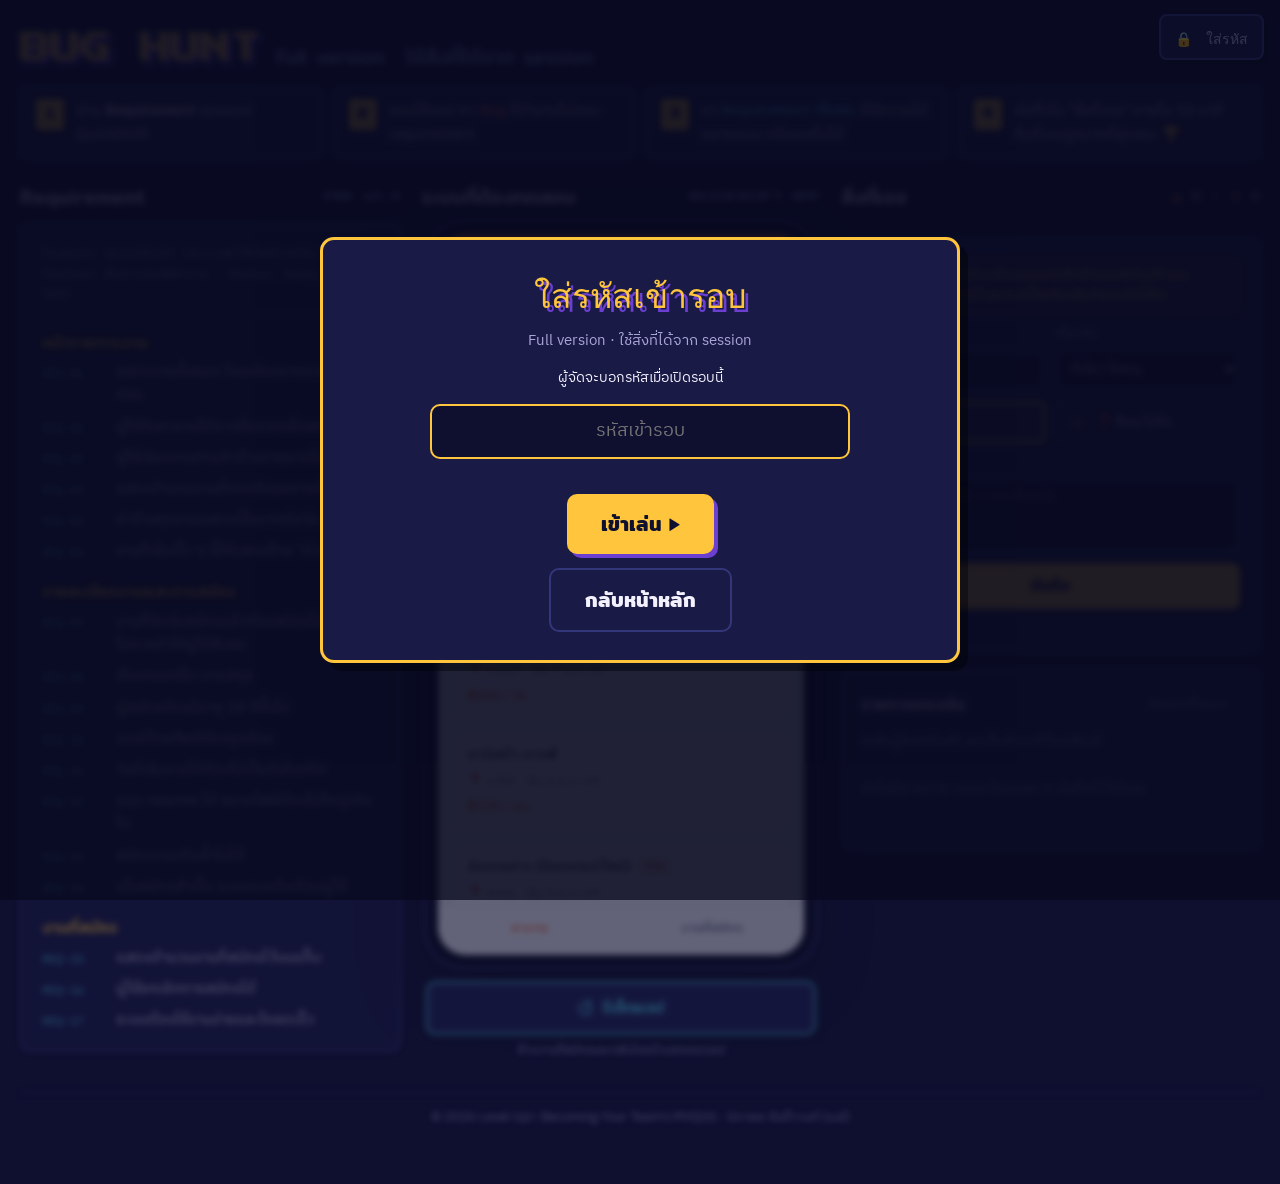
<file: bug-hunt/full.html>
<!doctype html>
<html lang="th">
<head>
<meta charset="utf-8">
<meta name="viewport" content="width=device-width, initial-scale=1, viewport-fit=cover">
<title>QuickShift Bug Hunt Full</title>
<link rel="icon" href="assets/favicon.svg" type="image/svg+xml">
<link rel="apple-touch-icon" href="assets/apple-touch-icon.png">
<link rel="preconnect" href="https://fonts.googleapis.com">
<link rel="preconnect" href="https://fonts.gstatic.com" crossorigin>
<link rel="stylesheet" href="https://fonts.googleapis.com/css2?family=Mitr:wght@400;500;600&family=IBM+Plex+Sans+Thai:wght@400;500;600&family=IBM+Plex+Mono:wght@400;600&family=Press+Start+2P&display=swap">
<link rel="stylesheet" href="assets/style.css">
</head>
<body data-tab="spec">
<div class="timer-fixed" data-timer aria-live="off"></div>
<div class="wrap">
  <header class="top">
    <div class="title"><h1>BUG HUNT</h1><span>Full version · ใช้สิ่งที่ได้จาก session</span></div>
    <div class="mission">
      <div><b>1</b><span>อ่าน <strong>Requirement</strong> ของแอป QuickShift</span></div>
      <div><b>2</b><span>ลองใช้แอป หา <span class="bugc">Bug</span> ที่ทำงานไม่ตรง requirement</span></div>
      <div><b>3</b><span>หา <span class="reqc">Requirement ที่ไม่ชัด</span> ที่ตีความได้หลายแบบ หรือเทสไม่ได้</span></div>
      <div><b>4</b><span>บันทึกใน "สิ่งที่เจอ" ภายใน 10 นาที ทีมที่เจอถูกมากที่สุดชนะ 🏆</span></div>
    </div>
  </header>

  <nav class="mtabs" role="tablist" aria-label="ส่วนของหน้า">
    <div class="timer-mini" data-timer></div>
    <button type="button" role="tab" data-t="spec">Requirement</button>
    <button type="button" role="tab" data-t="app">แอป</button>
    <button type="button" role="tab" data-t="board">สิ่งที่เจอ <span id="mcount"></span></button>
  </nav>

  <main class="bench">
    <!-- SPEC -->
    <section aria-labelledby="spec-h" data-sec="spec">
      <div class="col-head"><h2 id="spec-h">Requirement</h2><span class="tag">PRD v0.3</span></div>
      <article class="spec">
        <div class="doc-meta"><span>Product: QuickShift (หางานพาร์ทไทม์รายวัน)</span><span>Feature: ค้นหาและสมัครงาน · Status: Ready for test</span></div>
        <h3>หน้ารายการงาน</h3>
        <ol>
          <li><code>REQ-01</code><span>แสดงงานทั้งหมด โดยเรียงจากงานล่าสุดก่อน</span></li>
          <li><code>REQ-02</code><span>ผู้ใช้ค้นหางานได้จากชื่องานหรือสถานที่</span></li>
          <li><code>REQ-03</code><span>ผู้ใช้เรียงงานตามค่าจ้างจากมากไปน้อยได้</span></li>
          <li><code>REQ-04</code><span>แสดงจำนวนงานที่ตรงกับผลการค้นหา</span></li>
          <li><code>REQ-05</code><span>ค่าจ้างทุกงานแสดงเป็นบาทต่อวัน</span></li>
          <li><code>REQ-06</code><span>งานที่เริ่มเร็ว ๆ นี้ให้แสดงป้าย "ด่วน"</span></li>
        </ol>
        <h3>รายละเอียดงานและการสมัคร</h3>
        <ol>
          <li><code>REQ-07</code><span>งานที่ปิดรับสมัครแล้วต้องสมัครไม่ได้ และไม่ควรทำให้ผู้ใช้สับสน</span></li>
          <li><code>REQ-08</code><span>ต้องกรอกชื่อ-นามสกุล</span></li>
          <li><code>REQ-09</code><span>ผู้สมัครต้องมีอายุ 18 ปีขึ้นไป</span></li>
          <li><code>REQ-10</code><span>เบอร์โทรศัพท์ต้องถูกต้อง</span></li>
          <li><code>REQ-11</code><span>วันที่เริ่มงานได้ต้องไม่เป็นวันในอดีต</span></li>
          <li><code>REQ-12</code><span>แนบ resume ได้ ขนาดไฟล์ต้องไม่ใหญ่เกินไป</span></li>
          <li><code>REQ-13</code><span>สมัครงานเดิมซ้ำไม่ได้</span></li>
          <li><code>REQ-14</code><span>เมื่อสมัครสำเร็จ ระบบจะแจ้งเตือนผู้ใช้</span></li>
        </ol>
        <h3>งานที่สมัคร</h3>
        <ol>
          <li><code>REQ-15</code><span>แสดงจำนวนงานที่สมัครไว้บนแท็บ</span></li>
          <li><code>REQ-16</code><span>ผู้ใช้ยกเลิกการสมัครได้</span></li>
          <li><code>REQ-17</code><span>ระบบต้องใช้งานง่ายและโหลดเร็ว</span></li>
        </ol>
      </article>
    </section>

    <!-- SYSTEM UNDER TEST -->
    <section class="phone-col" aria-labelledby="app-h" data-sec="app">
      <div class="col-head"><h2 id="app-h">ระบบที่ต้องทดสอบ</h2><span class="tag">QUICKSHIFT APP</span></div>
      <div class="phone"><div class="screen" id="screen"></div></div>
      <div class="reset-row"><button class="reset-btn" type="button" id="appReset"><span aria-hidden="true">↺</span> รีเซ็ตแอป</button><span class="reset-hint">ล้างงานที่สมัครและกลับไปหน้าแรกของแอป</span></div>
    </section>

    <!-- FINDINGS -->
    <section class="board" aria-labelledby="board-h" data-sec="board">
      <div class="col-head"><h2 id="board-h">สิ่งที่เจอ</h2><span class="tag" id="score"></span></div>

      <div class="card">
        <form class="f-form" id="fForm" data-round="full" novalidate>
          <div class="f-row">
            <label>ชื่อทีม / ชื่อเล่น<input id="fTeam" type="text" maxlength="40" placeholder="เช่น ทีมแมวส้ม"></label>
            <label>เกี่ยวกับ<select id="fReq"></select></label>
          </div>
          <div class="kind" role="radiogroup" aria-label="ประเภท">
            <label><input type="radio" name="kind" value="bug" checked> 🐞 Bug</label>
            <label><input type="radio" name="kind" value="req"> ❓ Req ไม่ชัด</label>
          </div>
          <label>รายละเอียด<textarea id="fText" maxlength="600" placeholder="ทำอะไร → เห็นอะไร → ควรเป็นอะไร"></textarea></label>
          <button class="submit" id="fSubmit" type="submit">บันทึก</button>
          <div class="msg" id="fMsg" role="status"></div>
        </form>
      </div>

      <div class="card">
        <div class="col-head"><h2 style="font-size:17px">รายการของฉัน</h2><button class="ghost" type="button" id="copyBtn">คัดลอกทั้งหมด</button></div>
        <p class="muted" id="syncNote" style="margin:0 0 10px;font-size:13px"></p>
        <div class="feed" id="feed"></div>
        <textarea id="copyArea" readonly hidden aria-label="ข้อความสำหรับคัดลอก"></textarea>
        <div class="msg" id="copyMsg" role="status"></div>
      </div>
    </section>
  </main>
  <footer class="site-foot">© 2026 Level Up!: Becoming Your Team's MVQ(A) · นิภาพร จันต๊ะวงค์ (เมย์)</footer>
</div>
<div class="gate" id="gate" hidden><div class="gate-card" id="gateBody" role="dialog" aria-modal="true" aria-label="เริ่มเกม"></div></div>
<script src="config.js"></script>
<script src="assets/api.js"></script>
<script src="assets/quickshift.js"></script>
<script src="assets/findings.js"></script>
<script src="assets/timer.js"></script>
<script src="assets/tabs.js"></script>
</body>
</html>
</file>
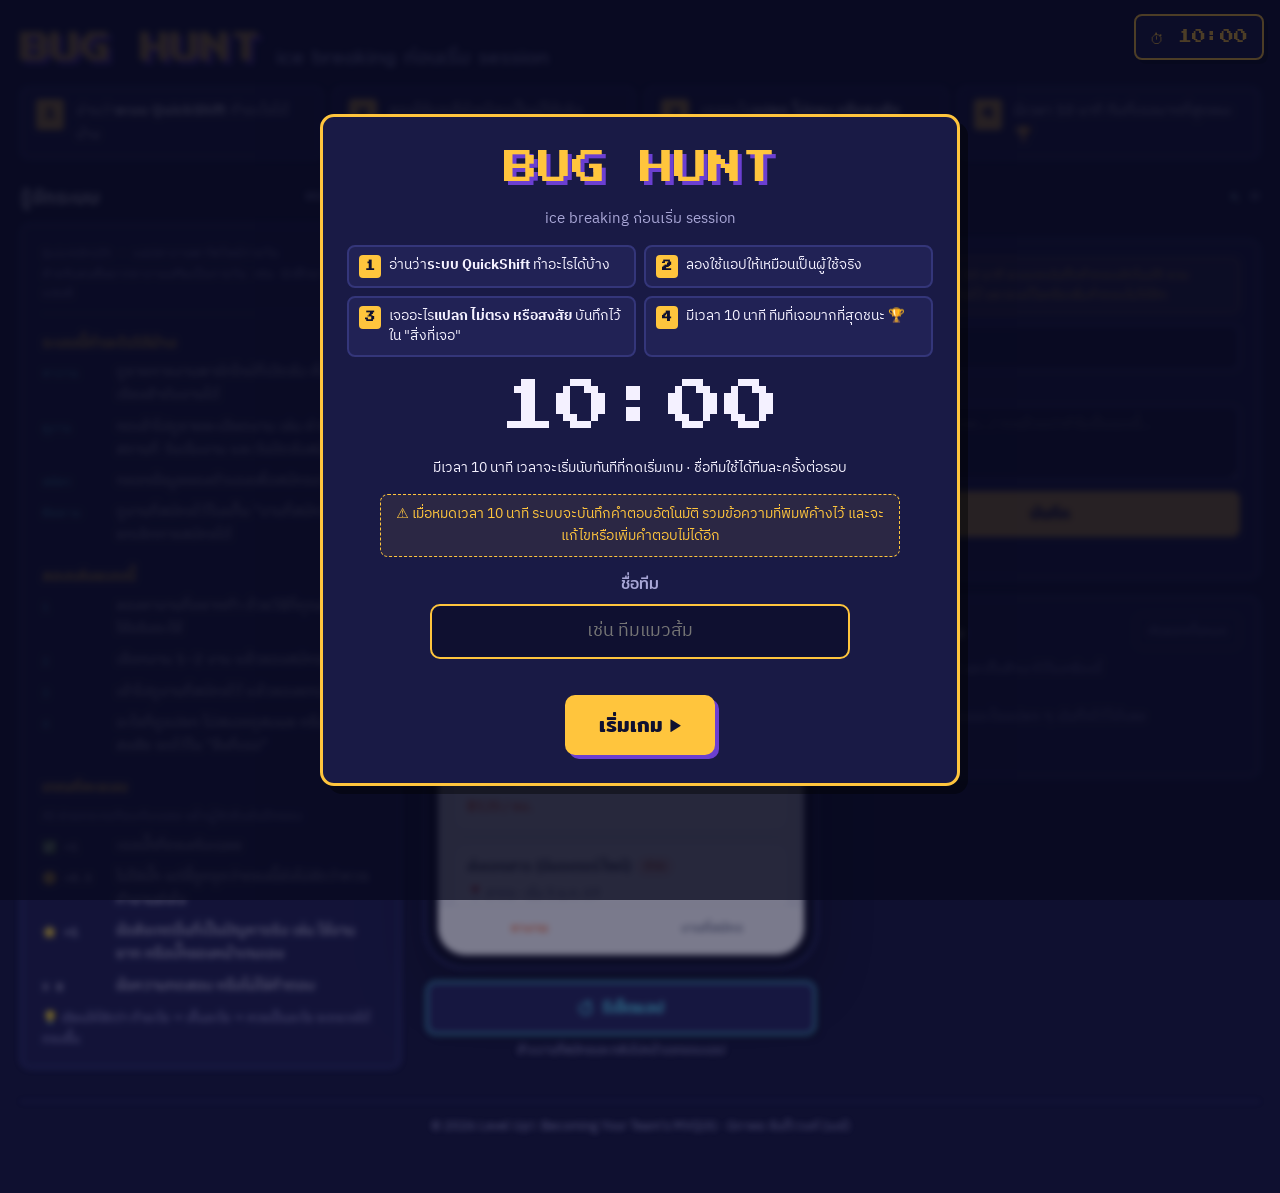
<file: bug-hunt/ice-breaking.html>
<!doctype html>
<html lang="th">

<head>
  <meta charset="utf-8">
  <meta name="viewport" content="width=device-width, initial-scale=1, viewport-fit=cover">
  <title>QuickShift Bug Hunt</title>
  <link rel="icon" href="assets/favicon.svg" type="image/svg+xml">
  <link rel="apple-touch-icon" href="assets/apple-touch-icon.png">
  <link rel="preconnect" href="https://fonts.googleapis.com">
  <link rel="preconnect" href="https://fonts.gstatic.com" crossorigin>
  <link rel="stylesheet"
    href="https://fonts.googleapis.com/css2?family=Mitr:wght@400;500;600&family=IBM+Plex+Sans+Thai:wght@400;500;600&family=IBM+Plex+Mono:wght@400;600&family=Press+Start+2P&display=swap">
  <link rel="stylesheet" href="assets/style.css">
</head>

<body data-tab="spec">
  <div class="timer-fixed" data-timer aria-live="off"></div>
  <div class="wrap">
    <header class="top">
      <div class="title">
        <h1><a class="home-link" href="/" title="กลับหน้าหลัก">BUG HUNT</a></h1><span>ice breaking ก่อนเริ่ม session</span>
      </div>
      <div class="mission">
        <div><b>1</b><span>อ่านว่า<strong>ระบบ QuickShift</strong> ทำอะไรได้บ้าง</span></div>
        <div><b>2</b><span>ลองใช้แอปให้เหมือนเป็นผู้ใช้จริง</span></div>
        <div><b>3</b><span>เจออะไร<strong>แปลก ไม่ตรง หรือสงสัย</strong> บันทึกไว้ใน "สิ่งที่เจอ"</span></div>
        <div><b>4</b><span>มีเวลา 10 นาที ทีมที่เจอมากที่สุดชนะ 🏆</span></div>
      </div>
    </header>

    <nav class="mtabs" role="tablist" aria-label="ส่วนของหน้า">
      <div class="timer-mini" data-timer></div>
      <button type="button" role="tab" data-t="spec">ระบบ</button>
      <button type="button" role="tab" data-t="app">แอป</button>
      <button type="button" role="tab" data-t="board">สิ่งที่เจอ <span id="mcount"></span></button>
    </nav>

    <main class="bench">
      <!-- ABOUT THE SYSTEM (no requirements in the ice-breaking round) -->
      <section aria-labelledby="spec-h" data-sec="spec">
        <div class="col-head">
          <h2 id="spec-h">รู้จักระบบ</h2><span class="tag">QUICKSHIFT</span>
        </div>
        <article class="spec">
          <div class="doc-meta"><span>QuickShift ·
              แอปหางานพาร์ทไทม์รายวัน</span><span>สำหรับคนที่อยากหางานเสริมเป็นรายวัน เช่น นักศึกษา หรือฟรีแลนซ์</span>
          </div>
          <h3>ระบบนี้ทำอะไรได้บ้าง</h3>
          <ol>
            <li><code>หางาน</code><span>ดูรายการงานพาร์ทไทม์ที่เปิดรับ ค้นหา และเรียงลำดับงานได้</span></li>
            <li><code>ดูงาน</code><span>กดเข้าไปดูรายละเอียดงาน เช่น ค่าจ้าง สถานที่ วันเริ่มงาน
                และวันปิดรับสมัคร</span></li>
            <li><code>สมัคร</code><span>กรอกข้อมูลของตัวเองเพื่อสมัครงานที่สนใจ</span></li>
            <li><code>ติดตาม</code><span>ดูงานที่สมัครไว้ในแท็บ "งานที่สมัคร" และยกเลิกการสมัครได้</span></li>
          </ol>
          <h3>ลองเล่นแบบนี้</h3>
          <ol>
            <li><code>1</code><span>ลองหางานที่อยากทำ ด้วยวิธีที่คุณคิดว่าผู้ใช้จริงจะใช้</span></li>
            <li><code>2</code><span>เลือกงาน 1–2 งาน แล้วลองสมัครดู</span></li>
            <li><code>3</code><span>เข้าไปดูงานที่สมัครไว้ แล้วลองยกเลิก</span></li>
            <li><code>4</code><span>อะไรที่ดูแปลก ไม่สมเหตุสมผล หรือทำให้สงสัย จดไว้ใน "สิ่งที่เจอ"</span></li>
          </ol>
          <h3>เกณฑ์คะแนน</h3>
          <p class="score-note">AI ช่วยตรวจเทียบกับเฉลย แล้วผู้จัดยืนยันอีกรอบ</p>
          <ol class="score">
            <li><code>✅ +1</code><span>เจอบั๊กที่ตรงกับเฉลย</span></li>
            <li><code>🟡 +0.5</code><span>ไม่ใช่บั๊ก แต่ชี้ถูกจุดว่าตรงนี้ยังไม่ชัดว่าควรทำงานยังไง</span></li>
            <li><code>⭐ +1</code><span>ข้อสังเกตอื่นที่เป็นปัญหาจริง เช่น ใช้งานยาก หรือบั๊กของหน้าเกมเอง</span></li>
            <li><code>❌ 0</code><span>ข้อความทดสอบ หรือไม่ใช่คำตอบ</span></li>
          </ol>
          <p class="score-note">💡 เขียนให้ชัดว่า ทำอะไร → เห็นอะไร → ควรเป็นอะไร จะตรวจได้ตรงขึ้น</p>
        </article>
      </section>

      <!-- SYSTEM UNDER TEST -->
      <section class="phone-col" aria-labelledby="app-h" data-sec="app">
        <div class="col-head">
          <h2 id="app-h">ระบบที่ต้องทดสอบ</h2><span class="tag">QUICKSHIFT APP</span>
        </div>
        <div class="phone">
          <div class="screen" id="screen"></div>
        </div>
        <div class="reset-row"><button class="reset-btn" type="button" id="appReset"><span aria-hidden="true">↺</span>
            รีเซ็ตแอป</button><span class="reset-hint">ล้างงานที่สมัครและกลับไปหน้าแรกของแอป</span></div>
      </section>

      <!-- FINDINGS -->
      <section class="board" aria-labelledby="board-h" data-sec="board">
        <div class="col-head">
          <h2 id="board-h">สิ่งที่เจอ</h2><span class="tag" id="score"></span>
        </div>
        <button class="restart-btn" id="restartBtn" type="button" hidden><span aria-hidden="true">↺</span> เล่นอีกรอบ</button>

        <div class="card">
          <form class="f-form" id="fForm" data-round="icebreak" novalidate>
            <div class="team-chip"><span>ทีม</span><b id="teamName">–</b></div>
            <input id="fTeam" type="hidden">
            <label>เจออะไร<textarea id="fText" maxlength="600"
                placeholder="เช่น ค้นหาแล้วไม่เจอ… / กดแล้วงงว่าทำไมเป็นแบบนี้…"></textarea></label>
            <button class="submit" id="fSubmit" type="submit">บันทึก</button>
            <div class="msg" id="fMsg" role="status"></div>
          </form>
        </div>

        <div class="card">
          <div class="col-head">
            <h2 style="font-size:17px">รายการของฉัน</h2><button class="ghost" type="button"
              id="copyBtn">คัดลอกทั้งหมด</button>
          </div>
          <p class="muted" id="syncNote" style="margin:0 0 10px;font-size:13px"></p>
          <div class="feed" id="feed"></div>
          <textarea id="copyArea" readonly hidden aria-label="ข้อความสำหรับคัดลอก"></textarea>
          <div class="msg" id="copyMsg" role="status"></div>
        </div>
      </section>
    </main>
    <footer class="site-foot">© 2026 Level Up!: Becoming Your Team's MVQ(A) · นิภาพร จันต๊ะวงค์ (เมย์)</footer>
  </div>
  <div class="gate" id="gate" hidden>
    <div class="gate-card" id="gateBody" role="dialog" aria-modal="true" aria-label="เริ่มเกม"></div>
  </div>
  <script src="config.js"></script>
  <script src="assets/api.js"></script>
  <script src="assets/quickshift.js"></script>
  <script src="assets/findings.js"></script>
  <script src="assets/timer.js"></script>
  <script src="assets/tabs.js"></script>
</body>

</html>
</file>
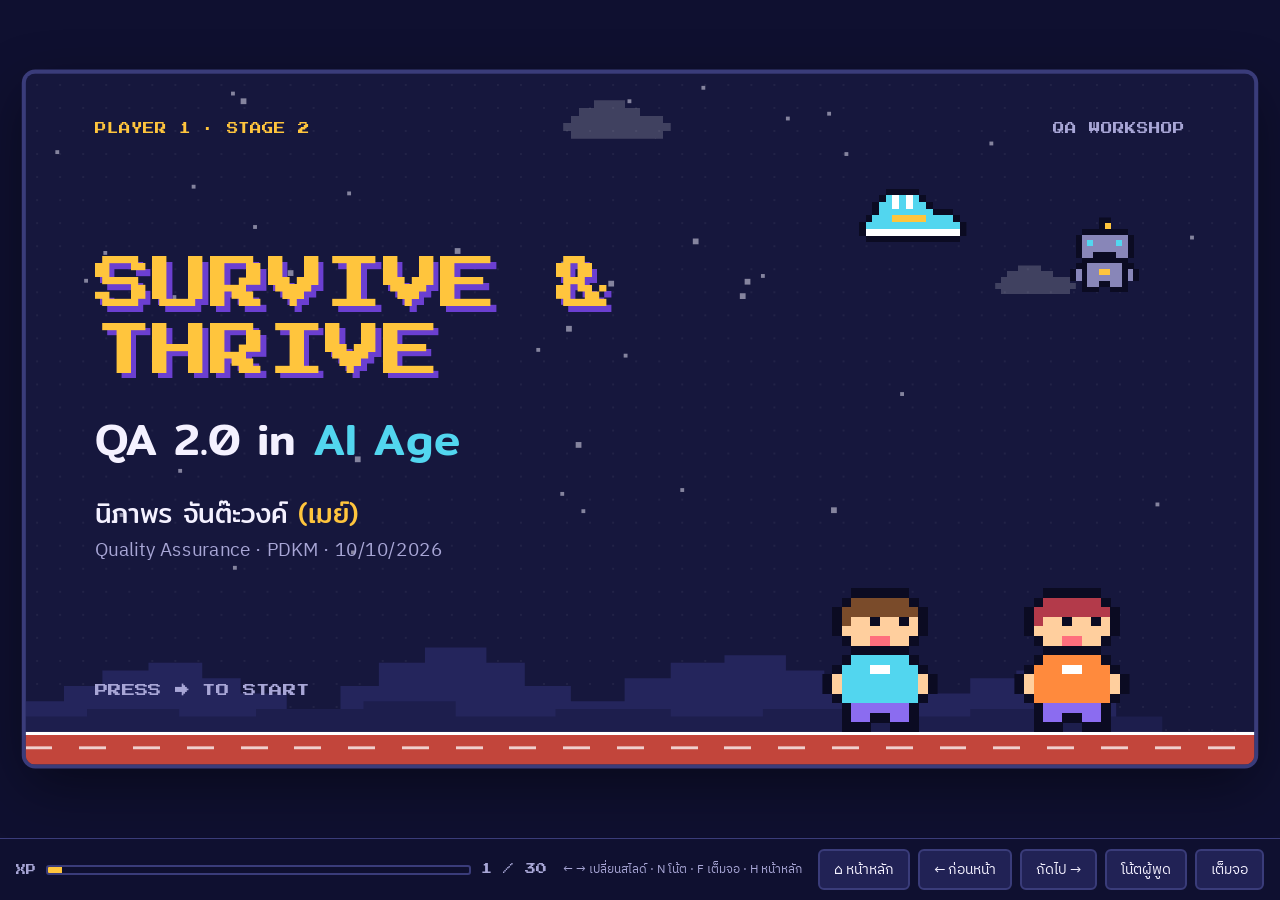
<file: bug-hunt/slides-2.html>
<!doctype html>
<html lang="th">

<head>
  <meta charset="utf-8">
  <meta name="viewport" content="width=device-width, initial-scale=1, viewport-fit=cover">
  <link rel="icon" href="assets/favicon.svg" type="image/svg+xml">
  <link rel="apple-touch-icon" href="assets/apple-touch-icon.png">
  <title>Survive &amp; Thrive Slides</title>
  <link rel="preconnect" href="https://fonts.googleapis.com">
  <link rel="preconnect" href="https://fonts.gstatic.com" crossorigin>
  <link rel="stylesheet"
    href="https://fonts.googleapis.com/css2?family=Mitr:wght@400;500;600&family=IBM+Plex+Sans+Thai:wght@400;500;600&family=Press+Start+2P&display=swap">
  <style>
    /* Layout: fixed 1280×720 arcade "screen" scaled to fit; HUD strip on top of each slide, controls + optional speaker notes below. Deliberately single dark theme (night arcade). */
    :root {
      --bg: #0f1030;
      --screen: #16173d;
      --panel: #212255;
      --line: #3a3c7a;
      --ink: #f4f1ff;
      --muted: #a8a6d6;
      --gold: #ffc53d;
      --cyan: #52d6ef;
      --red: #ff6f7d;
      --green: #6be4a6;
      --amber: #ffa94d;
      --font-display: "Mitr", "IBM Plex Sans Thai", system-ui, sans-serif;
      --font-body: "IBM Plex Sans Thai", system-ui, sans-serif;
      --font-pixel: "Press Start 2P", ui-monospace, monospace;
      color-scheme: dark;
    }

    * {
      box-sizing: border-box;
    }

    html,
    body {
      height: 100%;
    }

    body {
      margin: 0;
      background: var(--bg);
      color: var(--ink);
      font-family: var(--font-body);
      display: grid;
      grid-template-rows: minmax(0, 1fr) auto auto;
      overflow: hidden;
    }

    .viewport {
      position: relative;
      overflow: hidden;
      min-height: 0;
    }

    .stage {
      position: absolute;
      left: 50%;
      top: 50%;
      width: 1280px;
      height: 720px;
      transform-origin: center;
      background: var(--screen);
      border-radius: 10px;
      box-shadow: 0 0 0 4px var(--line), 0 20px 60px rgba(0, 0, 0, .45);
      overflow: hidden;
      background-image: radial-gradient(rgba(255, 255, 255, .05) 1px, transparent 1px);
      background-size: 24px 24px;
    }

    .slide {
      position: absolute;
      inset: 0;
      padding: 48px 72px 44px;
      display: none;
      flex-direction: column;
      gap: 22px;
      font-size: 24px;
      line-height: 1.5;
    }

    .slide.active {
      display: flex;
      animation: enter .35s ease-out;
    }

    @keyframes enter {
      from {
        opacity: .4;
        transform: translateY(8px);
      }

      to {
        opacity: 1;
        transform: none;
      }
    }

    .frag {
      opacity: 0;
      transform: translateY(10px);
      transition: opacity .3s, transform .3s;
    }

    .frag.in {
      opacity: 1;
      transform: none;
    }

    @media (prefers-reduced-motion: reduce) {
      .slide.active {
        animation: none;
      }

      .frag {
        transition: none;
        transform: none;
      }
    }

    /* HUD */
    .hud {
      display: flex;
      align-items: center;
      justify-content: space-between;
      gap: 16px;
      font-family: var(--font-pixel);
      font-size: 12px;
      letter-spacing: .04em;
      color: var(--muted);
    }

    .hud .tag {
      color: var(--gold);
    }

    .levels {
      display: flex;
      gap: 6px;
    }

    .levels span {
      width: 34px;
      height: 34px;
      display: grid;
      place-items: center;
      border: 2px solid var(--line);
      border-radius: 4px;
      font-family: var(--font-pixel);
      font-size: 13px;
      color: var(--muted);
    }

    .levels span.on {
      background: var(--gold);
      border-color: var(--gold);
      color: var(--bg);
      box-shadow: 0 0 18px rgba(255, 197, 61, .5);
    }

    .levels span.done {
      border-color: var(--gold);
      color: var(--gold);
    }

    h1,
    h2 {
      font-family: var(--font-display);
      font-weight: 600;
      margin: 0;
      line-height: 1.2;
      text-wrap: balance;
    }

    h2 {
      font-size: 46px;
    }

    .lvl-title h2 {
      font-size: 42px;
    }

    h2 .sub {
      display: block;
      font-size: 22px;
      font-weight: 400;
      color: var(--muted);
      font-family: var(--font-body);
      margin-top: 6px;
    }

    p {
      margin: 0;
    }

    .muted {
      color: var(--muted);
    }

    .gold {
      color: var(--gold);
    }

    .cyan {
      color: var(--cyan);
    }

    .pixel {
      font-family: var(--font-pixel);
    }

    .card {
      background: var(--panel);
      border: 2px solid var(--line);
      border-radius: 8px;
      padding: 20px 24px;
      box-shadow: 5px 5px 0 rgba(0, 0, 0, .35);
      min-width: 0;
    }

    .card.gold {
      border-color: var(--gold);
      color: var(--ink);
    }

    .card.cyan {
      border-color: var(--cyan);
    }

    .card h3 {
      font-family: var(--font-display);
      font-weight: 500;
      font-size: 26px;
      margin: 0 0 8px;
    }

    .label {
      font-family: var(--font-pixel);
      font-size: 11px;
      letter-spacing: .06em;
      color: var(--muted);
      display: block;
      margin-bottom: 10px;
    }

    .cols {
      display: grid;
      gap: 24px;
      flex: 1;
      min-height: 0;
    }

    .c2 {
      grid-template-columns: 1fr 1fr;
    }

    .c3 {
      grid-template-columns: repeat(3, 1fr);
    }

    .lvl {
      grid-template-columns: 1.15fr 1fr;
    }

    ul.clean {
      list-style: none;
      padding: 0;
      margin: 0;
      display: grid;
      gap: 8px;
    }

    ul.clean li {
      padding-left: 30px;
      position: relative;
    }

    ul.clean li::before {
      content: "▸";
      position: absolute;
      left: 4px;
      color: var(--gold);
    }

    .quote {
      font-family: var(--font-display);
      font-size: 27px;
      color: var(--ink);
      border-left: 5px solid var(--gold);
      padding-left: 18px;
    }

    .badge {
      display: inline-flex;
      align-items: center;
      gap: 12px;
      background: rgba(255, 197, 61, .12);
      border: 2px dashed var(--gold);
      border-radius: 999px;
      padding: 8px 20px;
      font-size: 20px;
      color: var(--gold);
      align-self: flex-start;
    }

    .anti {
      border-color: var(--red);
    }

    .anti .label {
      color: var(--red);
    }

    .center {
      margin: auto;
      text-align: center;
      display: grid;
      gap: 20px;
      justify-items: center;
    }

    .strike {
      text-decoration: line-through;
      text-decoration-color: var(--red);
      text-decoration-thickness: 3px;
      color: var(--muted);
    }

    .lock {
      font-family: var(--font-pixel);
      font-size: 11px;
      border: 2px solid var(--muted);
      color: var(--muted);
      border-radius: 4px;
      padding: 4px 8px;
      vertical-align: middle;
    }

    /* title slide */
    .title-wrap {
      margin: auto 0;
      display: grid;
      gap: 22px;
    }

    .title-big {
      font-family: var(--font-pixel);
      font-size: 76px;
      line-height: 1.15;
      color: var(--gold);
      text-shadow: 6px 6px 0 #6b3fd1;
    }

    .title-sub {
      font-family: var(--font-display);
      font-size: 46px;
      font-weight: 500;
    }

    .title-sub .a {
      color: var(--cyan);
    }

    .blink {
      font-family: var(--font-pixel);
      font-size: 14px;
      color: var(--muted);
      animation: blink 1.2s steps(2) infinite;
    }

    @keyframes blink {
      50% {
        opacity: .2;
      }
    }

    @media (prefers-reduced-motion: reduce) {
      .blink {
        animation: none;
      }
    }

    /* table */
    table.t {
      width: 100%;
      border-collapse: separate;
      border-spacing: 0;
      font-size: 22px;
    }

    table.t th,
    table.t td {
      padding: 12px 18px;
      border-bottom: 2px solid var(--line);
      text-align: left;
      vertical-align: top;
    }

    table.t th {
      font-family: var(--font-display);
      font-weight: 500;
      color: var(--muted);
      font-size: 22px;
    }

    table.t td:first-child {
      color: var(--muted);
      width: 18%;
    }

    table.t .hl {
      background: rgba(82, 214, 239, .1);
      color: var(--ink);
    }

    table.t th.hl {
      color: var(--cyan);
      border-top: 2px solid var(--cyan);
    }

    .big-emoji {
      font-size: 64px;
      line-height: 1;
    }

    .vote {
      display: grid;
      grid-template-columns: 1fr auto;
      align-items: center;
      gap: 24px;
    }

    .answer {
      font-family: var(--font-pixel);
      font-size: 15px;
      padding: 10px 14px;
      border-radius: 4px;
      white-space: nowrap;
    }

    .answer.t {
      background: rgba(255, 111, 125, .15);
      color: var(--red);
      border: 2px solid var(--red);
    }

    .answer.q {
      background: rgba(82, 214, 239, .15);
      color: var(--cyan);
      border: 2px solid var(--cyan);
    }

    /* mvp slide */
    .acronym {
      display: grid;
      gap: 12px;
    }

    .acr-row {
      display: grid;
      grid-template-columns: 64px 1fr;
      align-items: center;
      gap: 16px;
      font-size: 24px;
    }

    .acr-row b {
      font-family: var(--font-pixel);
      font-size: 34px;
      color: var(--gold);
      text-align: center;
    }

    .acr-row.a b {
      color: var(--cyan);
    }

    /* map */
    .map {
      position: relative;
      margin-block: auto;
      display: grid;
      grid-template-columns: repeat(7, 1fr);
      align-items: start;
      gap: 12px;
    }

    .map::before {
      content: "";
      position: absolute;
      left: 40px;
      right: 40px;
      top: 112px;
      border-top: 4px dashed var(--line);
      z-index: 0;
    }

    .node {
      position: relative;
      z-index: 1;
      display: grid;
      justify-items: center;
      gap: 10px;
      text-align: center;
    }

    .node .tile {
      width: 92px;
      height: 92px;
      display: grid;
      place-items: center;
      background: var(--panel);
      border: 3px solid var(--gold);
      border-radius: 8px;
      font-family: var(--font-pixel);
      font-size: 34px;
      color: var(--gold);
      box-shadow: 5px 5px 0 rgba(0, 0, 0, .35);
    }

    .node .nm {
      font-family: var(--font-display);
      font-size: 22px;
    }

    .node .tr {
      font-size: 17px;
      color: var(--muted);
      line-height: 1.35;
      max-width: 170px;
    }

    .node.end .tile {
      border-color: var(--cyan);
      color: var(--cyan);
      font-size: 13px;
      width: 92px;
      height: 92px;
    }

    .node.start .tile {
      border-color: var(--muted);
      color: var(--muted);
      font-size: 13px;
      width: 92px;
      height: 92px;
    }

    .scope {
      display: none;
    }

    /* level visuals */
    .flow {
      display: flex;
      flex-wrap: wrap;
      align-items: center;
      gap: 10px;
      font-size: 19px;
    }

    .chip {
      background: var(--bg);
      border: 2px solid var(--line);
      border-radius: 6px;
      padding: 8px 12px;
    }

    .chip.k {
      border-color: var(--cyan);
      color: var(--cyan);
    }

    .arrow {
      color: var(--gold);
      font-family: var(--font-pixel);
      font-size: 14px;
    }

    .bars {
      display: grid;
      grid-template-columns: repeat(5, 1fr);
      gap: 12px;
      align-items: end;
      height: 96px;
      border-bottom: 2px solid var(--line);
    }

    .bars div {
      background: var(--line);
      border-radius: 4px 4px 0 0;
    }

    .bars div.qa {
      background: var(--gold);
    }

    .bar-labels {
      display: grid;
      grid-template-columns: repeat(5, 1fr);
      gap: 12px;
      font-size: 16px;
      color: var(--muted);
      text-align: center;
    }

    .matrix {
      display: grid;
      grid-template-columns: 40px repeat(3, 1fr);
      grid-template-rows: repeat(3, 70px) 34px;
      gap: 6px;
      font-size: 16px;
    }

    .matrix .cell {
      border-radius: 4px;
      display: flex;
      flex-wrap: wrap;
      align-items: center;
      justify-content: center;
      gap: 6px;
      padding: 4px;
    }

    .lo {
      background: rgba(107, 228, 166, .16);
    }

    .md {
      background: rgba(255, 169, 77, .18);
    }

    .hi {
      background: rgba(255, 111, 125, .22);
    }

    .matrix .ax {
      color: var(--muted);
      display: grid;
      place-items: center;
      font-size: 14px;
    }

    .matrix .ax.y {
      writing-mode: vertical-rl;
      transform: rotate(180deg);
      grid-row: 1 / 4;
    }

    .pin {
      background: var(--ink);
      color: var(--bg);
      border-radius: 999px;
      padding: 3px 12px;
      font-size: 16px;
      font-weight: 600;
    }

    .report {
      font-size: 18px;
      line-height: 1.45;
    }

    .report .bad {
      color: var(--red);
    }

    .report .good {
      color: var(--green);
    }

    .tiles {
      display: grid;
      grid-template-columns: 1fr 1fr;
      gap: 10px;
    }

    .tile-s {
      background: var(--bg);
      border: 2px solid var(--line);
      border-radius: 6px;
      padding: 10px 14px;
    }

    .tile-s .n {
      font-family: var(--font-pixel);
      font-size: 22px;
      color: var(--green);
      font-variant-numeric: tabular-nums;
    }

    .tile-s .n.w {
      color: var(--amber);
    }

    .tile-s .k {
      font-size: 15px;
      color: var(--muted);
    }

    .example {
      font-family: var(--font-pixel);
      font-size: 10px;
      color: var(--muted);
    }

    /* recap */
    table.t.recap td:first-child {
      color: var(--gold);
      font-family: var(--font-display);
      width: 26%;
      white-space: nowrap;
    }

    .steps-q {
      display: grid;
      gap: 14px;
    }

    .steps-q .s {
      display: grid;
      grid-template-columns: 56px 1fr;
      gap: 16px;
      align-items: center;
      font-size: 26px;
    }

    .steps-q .s b {
      font-family: var(--font-pixel);
      font-size: 22px;
      width: 56px;
      height: 56px;
      display: grid;
      place-items: center;
      background: var(--gold);
      color: var(--bg);
      border-radius: 6px;
    }

    .closing {
      font-family: var(--font-display);
      font-size: 44px;
      line-height: 1.4;
      max-width: 1000px;
      text-wrap: balance;
    }

    .unlock {
      font-family: var(--font-pixel);
      font-size: 18px;
      color: var(--muted);
    }

    .unlock-big {
      font-family: var(--font-pixel);
      font-size: 72px;
      color: var(--gold);
      text-shadow: 6px 6px 0 #6b3fd1;
    }

    .unlock-big .a {
      color: var(--cyan);
    }


    /* pixel sprites + scenery */
    .spr {
      display: inline-block;
      line-height: 0;
      vertical-align: middle;
      flex: none;
    }

    .spr svg {
      display: block;
      shape-rendering: crispEdges;
    }

    .scene {
      position: absolute;
      inset: 0;
      pointer-events: none;
      z-index: 0;
    }

    .scene .star {
      position: absolute;
      width: 4px;
      height: 4px;
      background: var(--ink);
      opacity: .5;
      animation: twinkle 3s ease-in-out infinite;
    }

    .scene .hills {
      position: absolute;
      left: 0;
      bottom: 26px;
      width: 100%;
      height: 120px;
    }

    .scene .ground {
      position: absolute;
      left: 0;
      right: 0;
      bottom: 0;
      height: 26px;
      background: linear-gradient(#4fb37e 0 6px, #2b6b4f 6px 9px, #3a2b5c 9px);
      background-size: 100% 100%;
    }

    .scene .ground::after {
      content: "";
      position: absolute;
      inset: 9px 0 0;
      background: repeating-linear-gradient(90deg, transparent 0 30px, rgba(0, 0, 0, .25) 30px 32px), repeating-linear-gradient(0deg, transparent 0 7px, rgba(0, 0, 0, .18) 7px 8px);
    }

    .scene .cloud {
      position: absolute;
      opacity: .18;
    }

    @keyframes twinkle {
      50% {
        opacity: .1;
      }
    }

    .slide {
      z-index: 1;
      padding-bottom: 60px;
    }

    .deco {
      position: absolute;
      pointer-events: none;
    }

    .bob {
      animation: bob 2.4s ease-in-out infinite;
    }

    .bob.d1 {
      animation-delay: .4s;
    }

    .bob.d2 {
      animation-delay: .8s;
    }

    .bob.d3 {
      animation-delay: 1.2s;
    }

    @keyframes bob {
      50% {
        transform: translateY(-10px);
      }
    }

    @media (prefers-reduced-motion: reduce) {

      .bob,
      .scene .star {
        animation: none;
      }
    }

    .lvl-title {
      display: flex;
      align-items: center;
      gap: 22px;
    }

    .lvl-icon {
      width: 96px;
      height: 96px;
      display: grid;
      place-items: center;
      background: var(--panel);
      border: 3px solid var(--gold);
      border-radius: 8px;
      box-shadow: 5px 5px 0 rgba(0, 0, 0, .35);
      flex: none;
    }

    .hearts {
      display: flex;
      gap: 4px;
    }

    .label-row {
      display: flex;
      align-items: center;
      gap: 12px;
      margin-bottom: 10px;
    }

    .label-row .label {
      margin: 0;
    }

    .node .ic {
      height: 56px;
      display: grid;
      place-items: end center;
    }

    /* controls */
    .notes {
      background: var(--screen);
      border-top: 2px solid var(--line);
      padding-block: 14px;
      padding-inline: max(16px, 4vw);
      font-size: 15px;
      line-height: 1.6;
      max-height: 28vh;
      overflow-y: auto;
    }

    .notes .k {
      font-family: var(--font-pixel);
      font-size: 10px;
      color: var(--gold);
      display: block;
      margin-bottom: 6px;
    }

    .notes p {
      max-width: 90ch;
    }

    .controls {
      display: flex;
      flex-wrap: wrap;
      align-items: center;
      justify-content: space-between;
      gap: 10px 16px;
      padding-block: 10px calc(10px + env(safe-area-inset-bottom, 0px));
      padding-inline: 16px;
      background: var(--bg);
      border-top: 1px solid var(--line);
    }

    .xp {
      flex: 1 1 200px;
      display: flex;
      align-items: center;
      gap: 10px;
      font-family: var(--font-pixel);
      font-size: 10px;
      color: var(--muted);
      min-width: 0;
    }

    .xp .bar {
      flex: 1;
      height: 10px;
      border: 2px solid var(--line);
      border-radius: 3px;
      overflow: hidden;
    }

    .xp .fill {
      height: 100%;
      background: var(--gold);
      width: 0;
      transition: width .3s;
    }

    .btns {
      display: flex;
      gap: 8px;
      flex-wrap: wrap;
    }

    button {
      font-family: var(--font-body);
      font-size: 14px;
      background: var(--panel);
      color: var(--ink);
      border: 2px solid var(--line);
      border-radius: 6px;
      padding: 7px 14px;
      cursor: pointer;
    }

    button:hover {
      border-color: var(--gold);
    }

    .home-btn {
      font-family: var(--font-body);
      font-size: 14px;
      background: var(--panel);
      color: var(--ink);
      border: 2px solid var(--line);
      border-radius: 6px;
      padding: 7px 14px;
      text-decoration: none;
      display: inline-flex;
      align-items: center;
    }

    .home-btn:hover {
      border-color: var(--gold);
    }

    .home-btn:focus-visible {
      outline: 3px solid var(--cyan);
      outline-offset: 2px;
    }

    button:focus-visible {
      outline: 3px solid var(--cyan);
      outline-offset: 2px;
    }

    button[aria-pressed="true"] {
      border-color: var(--gold);
      color: var(--gold);
    }

    .counter {
      font-family: var(--font-pixel);
      font-size: 11px;
      color: var(--muted);
      font-variant-numeric: tabular-nums;
    }

    .hint {
      font-size: 12px;
      color: var(--muted);
    }

    @media (max-width: 640px) {
      .hint {
        display: none;
      }
    }

    /* stage 2: running track + new components */
    .scene .ground.track {
      height: 34px;
      background: linear-gradient(#ffffff 0 3px, #c2453b 3px 100%);
    }

    .scene .ground.track::after {
      inset: 15px 0 auto;
      height: 3px;
      background: repeating-linear-gradient(90deg, rgba(255, 255, 255, .75) 0 28px, transparent 28px 56px);
    }

    .slide {
      padding-bottom: 66px;
    }

    .race {
      display: flex;
      gap: 6px;
    }

    .race span {
      min-width: 62px;
      height: 34px;
      padding: 0 8px;
      display: grid;
      place-items: center;
      border: 2px solid var(--line);
      border-radius: 4px;
      font-family: var(--font-pixel);
      font-size: 10px;
      color: var(--muted);
    }

    .race span.done {
      border-color: var(--gold);
      color: var(--gold);
    }

    .race span.on {
      background: var(--gold);
      border-color: var(--gold);
      color: var(--bg);
      box-shadow: 0 0 18px rgba(255, 197, 61, .5);
    }

    .runner .label {
      font-family: var(--font-display);
      font-size: 17px;
      letter-spacing: 0;
    }

    .label.cyan {
      color: var(--cyan);
    }

    .label.red {
      color: var(--red);
    }

    .label.gold {
      color: var(--gold);
    }

    .red {
      color: var(--red);
    }

    .green {
      color: var(--green);
    }

    .card.runner.a {
      border-color: var(--cyan);
    }

    .card.runner.b {
      border-color: var(--red);
    }

    .center-card {
      display: grid;
      justify-items: center;
      text-align: center;
      gap: 8px;
    }

    .center-card h3 {
      margin: 4px 0 0;
    }

    .center-text {
      text-align: center;
    }

    .formula {
      font-family: var(--font-display);
      font-size: 50px;
      text-align: center;
      margin-block: 6px;
    }

    .ac-def {
      padding: 12px 20px;
      font-size: 21px;
      border-color: var(--gold);
      flex: 0;
    }

    .speed {
      display: flex;
      align-items: center;
      justify-content: center;
      gap: 22px;
    }

    .fake li b {
      text-decoration: line-through;
      text-decoration-color: var(--red);
      text-decoration-thickness: 3px;
    }

    .nums {
      display: flex;
      gap: 10px;
      margin-block: 6px 8px;
    }

    .nums span {
      font-family: var(--font-pixel);
      font-size: 22px;
      padding: 10px 12px;
      border: 2px solid var(--line);
      border-radius: 6px;
      color: var(--muted);
    }

    .nums span.on {
      border-color: var(--gold);
      color: var(--gold);
    }

    .pipe {
      display: grid;
      grid-template-columns: repeat(4, 1fr);
      gap: 18px;
      position: relative;
      margin-block: auto;
    }

    .pipe::before {
      content: "";
      position: absolute;
      left: 12%;
      right: 12%;
      top: 46px;
      border-top: 4px dashed var(--line);
    }

    .pipe .node .tile {
      width: 92px;
      height: 92px;
    }

    .pipe .node.end .tile {
      border-color: var(--cyan);
    }

    .pipe .node .tr {
      max-width: 220px;
    }

    .small-list {
      font-size: 20px;
      gap: 10px;
    }

    .checks {
      display: grid;
      grid-template-columns: repeat(4, 1fr);
      gap: 14px;
    }

    .checks .card {
      display: grid;
      gap: 8px;
      font-size: 21px;
    }

    .checks b {
      font-size: 26px;
    }

    table.t.sheet {
      font-size: 17px;
    }

    table.t.sheet td,
    table.t.sheet th {
      padding: 9px 12px;
    }

    table.t.sheet td:first-child {
      width: auto;
    }

    table.t.matrix-t td,
    table.t.matrix-t th {
      text-align: center;
    }

    table.t.matrix-t td:first-child {
      text-align: left;
      color: var(--ink);
      width: 30%;
    }

    table.t.matrix-t td.hl {
      font-family: var(--font-pixel);
      font-size: 16px;
      color: var(--cyan);
    }

    table.t.detail-t td:first-child {
      width: 20%;
      color: var(--gold);
      font-family: var(--font-display);
    }

    .chip-pos {
      font-family: var(--font-pixel);
      font-size: 13px;
      color: var(--green);
      border: 2px solid var(--green);
      border-radius: 4px;
      padding: 4px 8px;
    }

    .rules {
      display: grid;
      gap: 12px;
    }

    .rules div {
      display: grid;
      grid-template-columns: 52px 1fr;
      gap: 16px;
      align-items: center;
      background: var(--panel);
      border: 2px solid var(--line);
      border-radius: 8px;
      padding: 12px 18px;
      font-size: 21px;
    }

    .rules b {
      font-family: var(--font-pixel);
      font-size: 20px;
      width: 44px;
      height: 44px;
      display: grid;
      place-items: center;
      background: var(--gold);
      color: var(--bg);
      border-radius: 6px;
    }

    .rules em {
      display: block;
      font-style: normal;
      color: var(--muted);
      font-size: 17px;
    }
    table.t.tech { font-size: 16.5px; }
    table.t.tech td, table.t.tech th { padding: 7px 12px; line-height: 1.4; }
    table.t.tech th { font-size: 17px; }
    table.t.tech td:first-child { color: var(--gold); font-family: var(--font-display); width: 27%; }
    table.t.tech td.tech-what { color: var(--ink); width: 41%; }
    table.t.tech td:first-child .muted { font-family: var(--font-body); font-size: 16px; }
    .tech-sum { font-size: 20px; text-align: center; }
    .ac-h { font-size: 40px; }
    .ac-h .sub { font-size: 18px; }
    .ac-grid { display: grid; grid-template-columns: repeat(4, minmax(0, 1fr)); gap: 10px; }
    .ac-tile { display: grid; grid-template-columns: 34px minmax(0, 1fr); gap: 10px; align-items: start; background: var(--panel); border: 2px solid var(--line); border-radius: 8px; padding: 10px 12px; min-height: 112px; }
    .ac-tile > b { font-family: var(--font-pixel); font-size: 14px; width: 34px; height: 34px; display: grid; place-items: center; background: var(--line); color: var(--ink); border-radius: 6px; }
    .ac-tile.key { border-color: var(--gold); background: linear-gradient(rgba(255,197,61,.07), rgba(255,197,61,.07)), var(--panel); }
    .ac-tile.key > b { background: var(--gold); color: var(--bg); }
    .ac-name { display: block; font-family: var(--font-display); font-size: 18px; color: var(--ink); line-height: 1.3; }
    .ac-tile.key .ac-name { color: var(--gold); }
    .ac-desc { display: block; font-size: 14px; color: var(--muted); line-height: 1.45; margin-top: 2px; }
    .ac-qs { display: block; font-size: 13.5px; color: var(--cyan); line-height: 1.4; margin-top: 4px; }
    .tm-cols { grid-template-columns: minmax(0, 1fr) minmax(0, 1fr); flex: none; align-items: start; }
    .tm-steps { display: grid; gap: 12px; }
    .tm-steps div { display: grid; grid-template-columns: 48px minmax(0, 1fr); gap: 14px; align-items: center; background: var(--panel); border: 2px solid var(--line); border-radius: 8px; padding: 12px 16px; }
    .tm-steps b { font-family: var(--font-pixel); font-size: 18px; width: 42px; height: 42px; display: grid; place-items: center; background: var(--gold); color: var(--bg); border-radius: 6px; }
    .tm-steps strong { display: block; font-family: var(--font-display); font-weight: 500; font-size: 21px; }
    .tm-steps em { display: block; font-style: normal; font-size: 16px; color: var(--muted); }
    .tm-demo { padding: 14px 18px; }
    .tm-demo .label { font-family: var(--font-display); font-size: 16px; letter-spacing: 0; }
    table.t.tm-mini { font-size: 18px; }
    table.t.tm-mini td, table.t.tm-mini th { padding: 7px 12px; }
    table.t.tm-mini td.hl { font-size: 13px; }
    .tm-total { margin-top: 10px; font-size: 18px; }
    .tm-foot { text-align: center; font-size: 17px; }
    .fs-h { font-size: 40px; }
    .fs-cols { grid-template-columns: minmax(0, 1fr) minmax(0, 1.05fr); flex: none; align-items: start; }
    .ft { padding: 16px 18px; display: grid; gap: 4px; }
    .ft-row { display: flex; align-items: center; justify-content: space-between; gap: 10px; font-family: var(--font-mono, ui-monospace, monospace); font-size: 16px; padding: 3px 8px; border-radius: 6px; }
    .ft-row.root { color: var(--gold); font-weight: 600; }
    .ft-name { white-space: nowrap; overflow: hidden; text-overflow: ellipsis; min-width: 0; }
    .ft-tag { flex: none; font-family: var(--font-display); font-size: 13px; padding: 1px 10px; border-radius: 99px; border: 1px solid currentColor; }
    .ft-row.all .ft-tag, .fs-step.all b { color: var(--gold); }
    .ft-row.l1 .ft-tag { color: var(--cyan); }
    .ft-row.l2 .ft-tag { color: var(--green); }
    .ft-row.out { color: var(--muted); }
    .fs-steps { display: grid; gap: 12px; }
    .fs-step { display: grid; grid-template-columns: 44px minmax(0, 1fr); gap: 14px; align-items: center; background: var(--panel); border: 2px solid var(--line); border-left-width: 6px; border-radius: 8px; padding: 12px 16px; }
    .fs-step.all { border-left-color: var(--gold); } .fs-step.l1 { border-left-color: var(--cyan); } .fs-step.l2 { border-left-color: var(--green); }
    .fs-step b { font-family: var(--font-pixel); font-size: 18px; width: 40px; height: 40px; display: grid; place-items: center; border: 2px solid var(--line); border-radius: 6px; }
    .fs-step.l1 b { color: var(--cyan); } .fs-step.l2 b { color: var(--green); }
    .fs-step strong { display: block; font-family: var(--font-display); font-weight: 500; font-size: 18px; line-height: 1.35; }
    .fs-step span { display: block; font-size: 15px; color: var(--muted); line-height: 1.45; margin-top: 2px; }
    .end-cols { width: 100%; max-width: 1040px; flex: none; text-align: left; }
    .end-card { padding: 16px 20px; }
    .gold-label { color: var(--gold); font-family: var(--font-display); font-size: 16px; letter-spacing: 0; }
    .repo-card { display: grid; grid-template-columns: 148px minmax(0, 1fr); gap: 16px; align-items: center; }
    .qr-box { width: 148px; height: 148px; background: #fff; border-radius: 10px; padding: 8px; }
    .qr-box svg { width: 100%; height: 100%; display: block; }
    .repo-link { font-family: var(--font-body); font-size: 16px; font-weight: 600; color: var(--cyan); margin-top: 8px; line-height: 1.4; }
    .repo-line { font-size: 17px; color: var(--muted); }
    .repo-line .repo-link { font-size: 17px; }
    .chat-h { font-size: 40px; }
    .chat { display: grid; gap: 10px; background: var(--bg); border: 2px solid var(--line); border-radius: 12px; padding: 14px 18px; }
    .msg { display: flex; gap: 10px; align-items: flex-end; }
    .msg.user { flex-direction: row-reverse; }
    .msg .spr { flex: none; }
    .bub { max-width: 84%; border-radius: 12px; padding: 10px 14px; font-size: 17px; line-height: 1.5; }
    .msg.ai .bub { background: var(--panel); border: 2px solid var(--line); border-bottom-left-radius: 2px; }
    .msg.user .bub { background: rgba(255,197,61,.14); border: 2px solid var(--gold); border-bottom-right-radius: 2px; }
    .bub ol { margin: 4px 0 0; padding-left: 22px; }
    .bub li { margin: 2px 0; }
    .bub p { margin: 4px 0 0; }
    .bub .q-h { font-family: var(--font-display); color: var(--gold); margin-top: 8px; }
    .bub .dim { color: var(--muted); font-size: 15px; }
    .tagok, .tagask { display: inline-block; font-size: 13px; font-weight: 600; border-radius: 99px; padding: 1px 10px; margin-right: 6px; }
    .tagok { color: var(--green); border: 1px solid var(--green); }
    .tagask { color: var(--gold); border: 1px solid var(--gold); }
  </style>
</head>

<body>
  <div class="viewport" id="viewport">
    <div class="stage" id="stage">
      <div class="scene" aria-hidden="true">
        <i class="spr cloud" data-s="cloud" data-z="8" style="position:absolute;left:560px;top:28px"></i>
        <i class="spr cloud" data-s="cloud" data-z="6" style="position:absolute;left:1010px;top:200px"></i>
        <svg class="hills" viewBox="0 0 1280 120" preserveAspectRatio="none">
          <path fill="#24255c"
            d="M0 120V80h40V64h40V48h48V40h56v16h40v16h48v16h56V64h40V40h48V24h64v16h40v24h48v16h56V56h48V40h56V32h64v16h40v24h48v24h48V72h56V56h48V48h64v24h40v48z" />
          <path fill="#1d1e4d"
            d="M0 120V96h64V88h96v8h80v-8h112V80h96v16h104v-8h120V96h96v-8h120v8h96V88h104v8h96v24z" />
        </svg>
        <div class="ground track"></div>
      </div>

      <!-- 1 -->
      <section class="slide"
        data-notes="หัวข้อแรกเราคุยกันว่าจะ Level Up จาก Tester ไปเป็น MVQ(A) ได้ยังไง หัวข้อนี้จะถามต่อว่า แล้วในยุคที่ทุกคนมี AI อยู่ในมือ MVQ(A) จะอยู่รอดและเติบโตต่อได้ยังไง หัวข้อนี้ชื่อ Survive and Thrive: QA 2.0 in AI Age"
        data-time="0.5">
        <div class="hud"><span class="tag">PLAYER 1 · STAGE 2</span><span>QA WORKSHOP</span></div>
        <div class="title-wrap">
          <div class="title-big" style="font-size:60px">SURVIVE &amp;<br>THRIVE</div>
          <div class="title-sub">QA 2.0 in <span class="a">AI Age</span></div>
          <div style="display:grid;gap:4px">
            <p style="font-family:var(--font-display);font-size:28px">นิภาพร จันต๊ะวงค์ <span class="gold">(เมย์)</span>
            </p>
            <p class="muted" style="font-size:20px">Quality Assurance · PDKM · 10/10/2026</p>
          </div>
        </div>
        <div class="blink">PRESS → TO START</div>
        <i class="spr deco" data-s="hero" data-z="10" style="right:330px;bottom:34px"></i>
        <i class="spr deco" data-s="heroB" data-z="10" style="right:130px;bottom:34px"></i>
        <i class="spr deco bob" data-s="shoe" data-z="7" style="right:300px;top:120px"></i>
        <i class="spr deco bob d2" data-s="robot" data-z="6" style="right:120px;top:150px"></i>
      </section>

      <!-- 2 -->
      <section class="slide"
        data-notes="คำถามที่เมย์ได้ยินบ่อยที่สุดช่วงนี้คือ AI จะมาแทน QA ไหม [หยุด 2 วินาที] วันนี้ AI เขียน test case ได้ในไม่กี่วินาที และทุกคนในห้องนี้ก็เข้าถึง AI ตัวเดียวกันหมด แต่เมย์อยากเปลี่ยนคำถามนิดหนึ่ง ถ้าทุกคนมี AI เหมือนกัน แล้วอะไรที่ทำให้เราต่างกัน วันนี้เราจะตอบคำถามนี้ด้วยรองเท้าวิ่งหนึ่งคู่"
        data-time="1.5">
        <div class="hud"><span class="tag">WARM UP</span><span>HOOK</span></div>
        <div class="center" style="gap:22px;width:100%">
          <i class="spr bob" data-s="robot" data-z="6"></i>
          <h2 style="font-size:54px">"AI จะมาแทน QA ไหม?"</h2>
          <div class="cols c3" style="flex:none;width:100%">
            <div class="card frag">
              <p>ทุกคนเข้าถึง AI ตัวเดียวกัน</p>
            </div>
            <div class="card frag">
              <p>เขียน test case ได้ในไม่กี่วินาที</p>
            </div>
            <div class="card gold frag">
              <p class="gold">แล้วอะไรทำให้เราต่างกัน?</p>
            </div>
          </div>
        </div>
      </section>

      <!-- 3 -->
      <section class="slide"
        data-notes="ลองนึกภาพนักวิ่ง 2 คนที่ได้รองเท้าวิ่งคาร์บอนรุ่นเดียวกัน คู่ละหลายพัน นักวิ่ง A วิ่งท่าถูก รู้จักจังหวะตัวเอง และซ้อมทุกสัปดาห์ นักวิ่ง B เพิ่งซื้อรองเท้าคู่นี้มา และคิดว่ารองเท้าดีแล้วก็น่าจะวิ่งได้ไว รองเท้าคู่นี้ก็คือ AI ที่ทุกคนมีอยู่ในมือตอนนี้ ใน 20 นาทีต่อจากนี้เราจะตามดูทั้งสองคนวิ่งมาราธอนเดียวกัน"
        data-time="2">
        <div class="hud"><span class="tag">WARM UP</span><span>TWO RUNNERS</span></div>
        <h2>รองเท้าคู่เดียวกัน นักวิ่ง 2 คน</h2>
        <div class="cols c2">
          <div class="card runner a center-card"><i class="spr " data-s="hero" data-z="8"></i>
            <h3 class="cyan">นักวิ่ง A</h3>
            <p>Skill + รองเท้าดี + <b>ฝึกฝนบ่อย</b></p>
          </div>
          <div class="card runner b center-card"><i class="spr " data-s="heroB" data-z="8"></i>
            <h3 style="color:var(--red)">นักวิ่ง B</h3>
            <p>รองเท้าดี แต่<b>ไม่ฝึก</b></p>
          </div>
        </div>
        <div class="quote" style="display:flex;align-items:center;gap:16px"><i class="spr " data-s="shoe"
            data-z="4"></i><span>"รองเท้าดีทำให้วิ่งเร็วขึ้น แต่ไม่ได้วิ่งแทนเรา" · รองเท้า = AI</span></div>
      </section>

      <!-- 4 -->
      <section class="slide"
        data-notes="เมย์ขอเรียก QA ในยุคนี้ว่า QA 2.0 สิ่งที่เปลี่ยนไม่ใช่ว่าเราเลิกเขียน test case แต่เวลาที่เคยหมดไปกับการพิมพ์ จะย้ายไปอยู่ที่การคิด การออกแบบ และการตรวจงานของ AI วันนี้แบ่งเป็น 2 ช่วง ช่วงแรกคือ Survive ทำยังไงให้วิ่งถึงเส้นชัย ช่วงที่สองคือ Thrive ทำยังไงให้วิ่งได้ดีกว่าเดิม"
        data-time="1">
        <div class="hud"><span class="tag">WARM UP</span><span>QA 2.0</span></div>
        <h2>QA 1.0 → QA 2.0</h2>
        <table class="t">
          <tr>
            <th></th>
            <th>QA 1.0</th>
            <th class="hl">QA 2.0</th>
          </tr>
          <tr>
            <td>ใครเขียน test case</td>
            <td>QA เขียนเองทุกข้อ</td>
            <td class="hl">AI ร่าง · QA ออกแบบและตรวจ</td>
          </tr>
          <tr>
            <td>เวลาส่วนใหญ่หมดไปกับ</td>
            <td>พิมพ์</td>
            <td class="hl">คิด · ออกแบบ · ตรวจ</td>
          </tr>
          <tr>
            <td>คุณค่าอยู่ที่</td>
            <td>จำนวน case</td>
            <td class="hl">ความครอบคลุมที่ไล่กลับได้</td>
          </tr>
        </table>
        <div class="cols c2" style="flex:none">
          <div class="card"><span class="label">ช่วงที่ 1</span>
            <h3>SURVIVE · วิ่งให้ถึงเส้นชัย</h3>
          </div>
          <div class="card gold"><span class="label gold">ช่วงที่ 2</span>
            <h3>THRIVE · วิ่งให้ดีกว่าเดิม</h3>
          </div>
        </div>
      </section>

      <!-- 5 -->
      <section class="slide"
        data-notes="ทั้งหัวข้อนี้มีสูตรเดียวที่อยากให้จำ ผลลัพธ์เท่ากับ Skill คูณรองเท้าคูณการฝึก สังเกตว่าเป็นการคูณ ไม่ใช่การบวก ถ้าเป็นการบวก รองเท้าดีมาก ๆ ก็พอชดเชย skill ที่ไม่มีได้ แต่พอเป็นการคูณ ตัวไหนเป็นศูนย์ ผลลัพธ์ก็เป็นศูนย์ และในโลกของ AI บางทีมันแย่กว่าศูนย์ เพราะ AI ตอบผิดได้อย่างมั่นใจ"
        data-time="2">
        <div class="hud"><span class="tag">SURVIVE</span><span>FORMULA</span></div>
        <h2>สูตรของนักวิ่ง</h2>
        <div class="formula">ผลลัพธ์ = <span class="cyan">Skill</span> × <span class="gold">รองเท้า</span> × <span
            class="green">การฝึก</span></div>
        <div class="cols c3" style="flex:none">
          <div class="card center-card"><i class="spr " data-s="book" data-z="5"></i>
            <h3 class="cyan">Skill</h3>
            <p class="muted">ท่าวิ่ง = พื้นฐาน QA</p>
          </div>
          <div class="card center-card"><i class="spr " data-s="shoe" data-z="5"></i>
            <h3 class="gold">รองเท้า</h3>
            <p class="muted">= AI</p>
          </div>
          <div class="card center-card"><i class="spr " data-s="stopwatch" data-z="5"></i>
            <h3 class="green">การฝึก</h3>
            <p class="muted">ใช้ซ้ำจนรู้ทาง</p>
          </div>
        </div>
        <p class="muted center-text" style="font-size:22px">ตัวไหนเป็น <b class="gold">0</b> ผลลัพธ์ก็เป็น <b
            class="gold">0</b></p>
      </section>

      <!-- 6 -->
      <section class="slide"
        data-notes="ขอให้รู้จักทั้งสองคนมากขึ้นอีกนิด นักวิ่ง A อ่าน AC เป็น รู้เทคนิคการออกแบบ test เช่น boundary กับ decision table และใช้ AI ทุกวันจนรู้ว่ามันพลาดตรงไหนบ่อย ส่วนนักวิ่ง B ไม่ได้ขี้เกียจ เขาตั้งใจทำงาน แต่เขาเชื่อว่าส่ง requirement ให้ AI แล้วมันก็จะเขียนให้ครบเอง ลองถามตัวเองในใจว่าตอนนี้เราใกล้คนไหนมากกว่ากัน"
        data-time="2">
        <div class="hud"><span class="tag">SURVIVE</span><span>RUNNERS</span></div>
        <h2>รู้จักนักวิ่งของเรา</h2>
        <div class="cols c2">
          <div class="card runner a">
            <div class="label-row"><i class="spr " data-s="hero" data-z="3"></i><span class="label cyan">นักวิ่ง A ·
                SKILL + รองเท้า + ฝึก</span></div>
            <ul class="clean">
              <li>อ่าน AC เป็น</li>
              <li>รู้เทคนิค boundary / decision table</li>
              <li>ใช้ AI ทุกวันจนรู้จุดอ่อนของมัน</li>
            </ul>
          </div>
          <div class="card runner b">
            <div class="label-row"><i class="spr " data-s="heroB" data-z="3"></i><span class="label red">นักวิ่ง B ·
                รองเท้าอย่างเดียว</span></div>
            <ul class="clean">
              <li>"ส่ง requirement ให้ AI เดี๋ยวมันเขียนให้"</li>
              <li>ไม่เคยตรวจผลลัพธ์</li>
              <li>เชื่อเพราะดูครบดี</li>
            </ul>
          </div>
        </div>
        <p class="muted center-text" style="font-size:22px">ตอนนี้เราใกล้คนไหนมากกว่ากัน?</p>
      </section>

      <!-- 7 -->
      <section class="slide"
        data-notes="ปืนดังแล้ว ที่กิโลเมตรศูนย์ นักวิ่ง A ยังไม่ออกตัว เขาอ่านแผนที่ก่อน คือเปิด AC อ่านเอง AC ย่อมาจาก Acceptance Criteria หรือเกณฑ์การยอมรับ คือเงื่อนไขที่ฟีเจอร์ต้องทำได้ถึงจะถือว่าเสร็จ และเป็นฐานที่ QA ใช้เขียน test case แล้วเจอว่าข้อนี้ไม่ชัด ก็ถามทีมก่อน ส่วนนักวิ่ง B ออกตัวทันที copy requirement ไปวางแล้วพิมพ์ว่าเขียน test case ให้หน่อย สิ่งที่ต้องรู้คือ AI ไม่ค่อยถามกลับว่าข้อนี้หมายความว่าอะไร มันจะเลือกความหมายที่น่าจะเป็นที่สุดแล้ววิ่งต่อ ถ้าแผนที่ผิด มันก็พาเราไปผิดทางได้เร็วมาก"
        data-time="2.5">
        <div class="hud"><span class="tag">SURVIVE · RACE</span>
          <div class="race"><span class="on">กม. 0</span><span class="">กม. 5</span><span class="">CHECK</span><span
              class="">กม. 30</span><span class="">FINISH</span></div>
        </div>
        <div class="lvl-title">
          <div class="lvl-icon"><i class="spr " data-s="map" data-z="5"></i></div>
          <h2>กม. 0: อ่านแผนที่ก่อนออกตัว</h2>
        </div>
        <div class="card ac-def"><b class="gold">AC</b> = <b>Acceptance Criteria</b> · เกณฑ์การยอมรับ:
          เงื่อนไขที่ฟีเจอร์ต้องทำได้ถึงจะถือว่าเสร็จ</div>
        <div class="cols c2">
          <div class="card runner a">
            <div class="label-row"><i class="spr " data-s="hero" data-z="3"></i><span class="label cyan">นักวิ่ง A ·
                SKILL + รองเท้า + ฝึก</span></div>
            <ul class="clean">
              <li>อ่าน AC เอง</li>
              <li>เจอข้อที่ไม่ชัด ถามทีมก่อนออกตัว</li>
            </ul>
          </div>
          <div class="card runner b">
            <div class="label-row"><i class="spr " data-s="heroB" data-z="3"></i><span class="label red">นักวิ่ง B ·
                รองเท้าอย่างเดียว</span></div>
            <ul class="clean">
              <li>copy requirement ไปวาง</li>
              <li>พิมพ์ "เขียน test case ให้หน่อย"</li>
            </ul>
          </div>
        </div>
        <div class="quote">"AI วิ่งตามแผนที่ที่เราให้ ถ้าแผนที่ผิด มันก็พาไปผิดทางอย่างรวดเร็ว"</div>
      </section>

      <!-- 8 -->
      <section class="slide"
        data-notes="กิโลเมตรที่ 5 ทั้งสองคนดูเก่งพอกัน เพราะรองเท้าทำงานเต็มที่ AI ให้ test case มา 200 ข้อในสองนาที นักวิ่ง B ดีใจ รับไปทั้งหมดเพราะดูครบดี นักวิ่ง A ก็ได้ 200 ข้อเหมือนกัน แต่เขาคัดออกเหลือเฉพาะข้อที่มีความเสี่ยงจริง ตามที่เราคุยกันในด่าน Validate ของหัวข้อแรก 200 ข้อที่ไม่มีใครรันจริง ไม่ได้ทำให้ระบบปลอดภัยขึ้นเลย"
        data-time="2">
        <div class="hud"><span class="tag">SURVIVE · RACE</span>
          <div class="race"><span class="done">กม. 0</span><span class="on">กม. 5</span><span class="">CHECK</span><span
              class="">กม. 30</span><span class="">FINISH</span></div>
        </div>
        <div class="lvl-title">
          <div class="lvl-icon"><i class="spr " data-s="stopwatch" data-z="5"></i></div>
          <h2>กม. 5: ความเร็วช่วงแรก</h2>
        </div>
        <div class="speed"><span class="pixel gold" style="font-size:64px">200</span><span style="font-size:26px">test
            cases ใน <b class="gold">2 นาที</b></span><i class="spr " data-s="robot" data-z="4"></i></div>
        <div class="cols c2">
          <div class="card runner a">
            <div class="label-row"><i class="spr " data-s="hero" data-z="3"></i><span class="label cyan">นักวิ่ง A ·
                SKILL + รองเท้า + ฝึก</span></div>
            <ul class="clean">
              <li>คัดเหลือเฉพาะ case ที่มีความเสี่ยงจริง</li>
              <li>ใช้ด่าน Validate จากหัวข้อแรก</li>
            </ul>
          </div>
          <div class="card runner b">
            <div class="label-row"><i class="spr " data-s="heroB" data-z="3"></i><span class="label red">นักวิ่ง B ·
                รองเท้าอย่างเดียว</span></div>
            <ul class="clean">
              <li>รับไปทั้ง 200 case</li>
              <li>เพราะดูครบดี</li>
            </ul>
          </div>
        </div>
      </section>

      <!-- 9 -->
      <section class="slide"
        data-notes="ที่จุดเช็กพอยต์ กรรมการตรวจว่าวิ่งถูกเส้นทางไหม ตรงนี้นักวิ่ง B เริ่มมีปัญหา เพราะ AI ชอบเดาอยู่ 3 อย่าง หนึ่ง ปุ่มหรือช่องที่ไม่มีอยู่ในหน้าจอจริง สอง ค่าจำกัดที่ spec ไม่ได้บอก สาม ชื่อเรียกที่ไม่ตรงกับหน้าจอ ลองนึกถึงแอป QuickShift ที่ทุกคนเล่นตอนเช้า ถ้าส่งแค่ requirement ของฟอร์มสมัครงานให้ AI โดยไม่ส่งหน้าจอไปด้วย มันเขียน case มาว่าตรวจสอบการกรอกอีเมล ตรวจสอบการอัปโหลดรูปโปรไฟล์ และชื่อต้องไม่เกิน 50 ตัวอักษร ทั้งที่ฟอร์มจริงไม่มีช่องอีเมล ไม่มีรูปโปรไฟล์ และ requirement ไม่ได้บอกความยาวชื่อเลย ทุกข้อดูน่าเชื่อมาก นักวิ่ง A รอดเพราะเขาเทียบกับ Flow และ UI ทุกข้อ ส่วนนักวิ่ง B ไม่รู้เลยว่าผิด เพราะไม่ได้เทียบ"
        data-time="2.5">
        <div class="hud"><span class="tag">SURVIVE · RACE</span>
          <div class="race"><span class="done">กม. 0</span><span class="done">กม. 5</span><span
              class="on">CHECK</span><span class="">กม. 30</span><span class="">FINISH</span></div>
        </div>
        <div class="lvl-title">
          <div class="lvl-icon"><i class="spr " data-s="robot" data-z="5"></i></div>
          <h2>จุดเช็กพอยต์: AI แต่งเรื่องเอง</h2>
        </div>
        <div class="cols lvl">
          <div class="card"><span class="label">AI เขียนจาก requirement ของ QuickShift (ไม่มี UI)</span>
            <ul class="clean fake">
              <li>ตรวจสอบการกรอก<b>อีเมล</b></li>
              <li>ตรวจสอบการ<b>อัปโหลดรูปโปรไฟล์</b></li>
              <li>ชื่อต้อง<b>ไม่เกิน 50 ตัวอักษร</b></li>
            </ul>
            <p class="red frag" style="margin-top:12px;font-size:20px">❌ ฟอร์มจริงไม่มีสักอย่าง</p>
          </div>
          <div style="display:grid;gap:14px;align-content:start">
            <div class="card runner a"><span class="label cyan">นักวิ่ง A</span>
              <p style="font-size:20px">เทียบกับ Flow + UI ทุกข้อ</p>
            </div>
            <div class="card runner b"><span class="label red">นักวิ่ง B</span>
              <p style="font-size:20px">ไม่รู้ว่าผิด เพราะไม่ได้เทียบ</p>
            </div>
          </div>
        </div>
      </section>

      <!-- 10 -->
      <section class="slide"
        data-notes="กิโลเมตรที่ 30 นักวิ่งมาราธอนรู้ดีว่าตรงนี้คือกำแพง สำหรับ QA กำแพงคือ edge case AI มักพลาดค่าขอบ เช่นฟอร์มสมัครงานของ QuickShift บอกว่าผู้สมัครต้องมีอายุ 18 ปีขึ้นไป เราต้องเทส 17 18 และ 19 มักพลาดสถานะที่ข้อมูลอยู่ได้จริง และมักลืม case ที่ผลลัพธ์คือไม่มีอะไรเปลี่ยน ซึ่งเป็นที่ที่ regression ซ่อนอยู่ นักวิ่ง A ผ่านกำแพงนี้ได้เพราะมีพื้นฐานเติมส่วนที่ AI ขาด นักวิ่ง B ทำได้แค่ถาม AI ซ้ำไปเรื่อย ๆ"
        data-time="3">
        <div class="hud"><span class="tag">SURVIVE · RACE</span>
          <div class="race"><span class="done">กม. 0</span><span class="done">กม. 5</span><span
              class="done">CHECK</span><span class="on">กม. 30</span><span class="">FINISH</span></div>
        </div>
        <div class="lvl-title">
          <div class="lvl-icon"><i class="spr " data-s="wall" data-z="4"></i></div>
          <h2>กม. 30: ชนกำแพง</h2>
        </div>
        <div class="cols c3" style="flex:none">
          <div class="card"><span class="label">BOUNDARY</span>
            <div class="nums"><span>17</span><span class="on">18</span><span>19</span></div>
            <p class="muted" style="font-size:18px">"อายุ 18 ปีขึ้นไป"</p>
          </div>
          <div class="card"><span class="label">STATE</span>
            <p style="font-size:20px">สถานะที่ข้อมูลอยู่ได้จริง เช่น งานเปิดรับ / ปิดรับ</p>
          </div>
          <div class="card"><span class="label">NO-OP</span>
            <p style="font-size:20px">"ไม่มีอะไรเปลี่ยน" ก็เป็น case</p>
          </div>
        </div>
        <div class="cols c2">
          <div class="card runner a">
            <div class="label-row"><i class="spr " data-s="hero" data-z="3"></i><span class="label cyan">นักวิ่ง A ·
                SKILL + รองเท้า + ฝึก</span></div>
            <ul class="clean">
              <li>มีเทคนิคพื้นฐานเติมส่วนที่ AI ขาด</li>
            </ul>
          </div>
          <div class="card runner b">
            <div class="label-row"><i class="spr " data-s="heroB" data-z="3"></i><span class="label red">นักวิ่ง B ·
                รองเท้าอย่างเดียว</span></div>
            <ul class="clean">
              <li>ทำได้แค่ถาม AI ซ้ำ</li>
            </ul>
          </div>
        </div>
      </section>

      <!-- 11 -->
      <section class="slide"
        data-notes="ถึงเส้นชัย ลองดูผลกัน นักวิ่ง A มี test case น้อยกว่า แต่ทุกข้อไล่กลับไปหา AC ได้ บั๊กที่หลุดไปถึง production น้อย และทีมเชื่อใจงานของเขา นักวิ่ง B มี case เยอะกว่า แต่บอกไม่ได้ว่าข้อไหนมาจาก AC ไหน บั๊กยังหลุด และที่แย่ที่สุดคือทีมเริ่มไม่เชื่อ test case ของเขา"
        data-time="1.5">
        <div class="hud"><span class="tag">SURVIVE · RACE</span>
          <div class="race"><span class="done">กม. 0</span><span class="done">กม. 5</span><span
              class="done">CHECK</span><span class="done">กม. 30</span><span class="on">FINISH</span></div>
        </div>
        <div class="lvl-title">
          <div class="lvl-icon"><i class="spr " data-s="flag" data-z="5"></i></div>
          <h2>เส้นชัย</h2>
        </div>
        <table class="t">
          <tr>
            <th></th>
            <th class="hl">นักวิ่ง A</th>
            <th>นักวิ่ง B</th>
          </tr>
          <tr>
            <td>จำนวน case</td>
            <td class="hl">น้อยกว่า</td>
            <td>เยอะกว่า</td>
          </tr>
          <tr>
            <td>ไล่กลับไปหา AC ได้</td>
            <td class="hl">ทุกข้อ</td>
            <td>ไม่รู้</td>
          </tr>
          <tr>
            <td>บั๊กบน production</td>
            <td class="hl">น้อย</td>
            <td>ยังหลุด</td>
          </tr>
          <tr>
            <td>ความเชื่อใจจากทีม</td>
            <td class="hl">สูง</td>
            <td>ลดลง</td>
          </tr>
        </table>
      </section>

      <!-- 12 -->
      <section class="slide"
        data-notes="สรุปช่วง Survive สิ่งที่รองเท้าซ้อมแทนเราไม่ได้มีสามอย่าง skill คือ L-E-V-E-L จากหัวข้อแรกบวกกับเทคนิคออกแบบ test รองเท้าคือการเลือก AI ให้เหมาะกับงาน และการฝึกคือการใช้มันทุกวันจนรู้ว่ามันพลาดตรงไหน [พูดช้า] AI ไม่ได้มาแทนที่ QA แต่จะแทนที่ QA ที่หยุดพัฒนาตัวเอง ไม่ว่าจะเก่งแค่ไหนในวันนี้ ถ้าหยุดเรียนรู้ รองเท้าคู่ใหม่ก็ช่วยไม่ได้ แล้วถ้าเราอยากไปไกลกว่าแค่รอด ไปดูช่วง Thrive กัน"
        data-time="2">
        <div class="hud"><span class="tag">SURVIVE CLEAR</span><span>TAKEAWAY</span></div>
        <h2>สิ่งที่รองเท้าซ้อมแทนเราไม่ได้</h2>
        <div class="cols c3" style="flex:none">
          <div class="card center-card"><i class="spr " data-s="book" data-z="5"></i>
            <h3 class="cyan">Skill</h3>
            <p class="muted">L-E-V-E-L + เทคนิคออกแบบ test</p>
          </div>
          <div class="card center-card"><i class="spr " data-s="shoe" data-z="5"></i>
            <h3 class="gold">รองเท้า</h3>
            <p class="muted">เลือก AI ให้เหมาะกับงาน</p>
          </div>
          <div class="card center-card"><i class="spr " data-s="stopwatch" data-z="5"></i>
            <h3 class="green">การฝึก</h3>
            <p class="muted">ใช้ทุกวัน จนรู้ว่ามันพลาดตรงไหน</p>
          </div>
        </div>
        <div class="quote">"AI ไม่ได้มาแทนที่ QA แต่จะแทนที่ QA ที่หยุดพัฒนาตัวเอง<br>ไม่ว่าจะเก่งแค่ไหนในวันนี้ ถ้าหยุดเรียนรู้ รองเท้าคู่ใหม่ก็ช่วยไม่ได้"</div>
      </section>

      <!-- 13 -->
      <section class="slide"
        data-notes="เข้าช่วง Thrive ประโยคแรกที่อยากให้จำคือ AI ไม่ได้ขาดความเก่ง แต่ขาด context มันไม่เคยเห็นระบบของเรา ไม่เคยคุยกับ PO และไม่รู้ว่าลูกค้าของเราใช้งานยังไง ถ้า test case ที่ได้ออกมาไม่ดี ก่อนจะบอกว่า AI ห่วย ให้ดูก่อนว่าเราป้อนอะไรให้มัน"
        data-time="2">
        <div class="hud"><span class="tag">THRIVE</span><span>CONTEXT</span></div>
        <div class="center" style="gap:24px">
          <i class="spr bob" data-s="robot" data-z="8"></i>
          <p class="closing">"AI ไม่ได้ขาดความเก่ง<br>แต่<span class="gold">ขาด context</span>"</p>
          <p class="muted" style="font-size:22px">คุณภาพของ test case ไม่ได้เริ่มที่ AI แต่เริ่มที่ input ที่เราให้มัน
          </p>
        </div>
      </section>

      <!-- 14 -->
      <section class="slide"
        data-notes="นี่คือเส้นทางที่เมย์ใช้จริงในงาน แบ่งเป็น 4 ขั้น เริ่มจาก AC Card ซึ่งเป็น input ที่ดี ต่อด้วยระดับที่ 1 คือออกแบบ test case ออกมาเป็น Traceability Record ระดับที่ 2 คือให้ AI เขียนรายละเอียด และปิดด้วย QA Review AI ช่วยได้ทุกขั้น แต่ขั้นแรกกับขั้นสุดท้ายต้องมีคนเป็นเจ้าของ"
        data-time="2">
        <div class="hud"><span class="tag">THRIVE</span><span>PIPELINE</span></div>
        <h2>เส้นทางทำเอกสารแบบ QA 2.0</h2>
        <div class="pipe">
          <div class="node">
            <div class="tile"><i class="spr " data-s="book" data-z="4"></i></div>
            <div class="nm">AC Card</div>
            <div class="tr">input ที่ดี</div>
          </div>
          <div class="node">
            <div class="tile"><i class="spr " data-s="map" data-z="4"></i></div>
            <div class="nm">ระดับ 1</div>
            <div class="tr">Traceability<br>Test Case ID + Name</div>
          </div>
          <div class="node">
            <div class="tile"><i class="spr " data-s="robot" data-z="4"></i></div>
            <div class="nm">ระดับ 2</div>
            <div class="tr">Generate Detail<br>Step · Data · Expected</div>
          </div>
          <div class="node end">
            <div class="tile"><i class="spr " data-s="magnifier" data-z="4"></i></div>
            <div class="nm">QA Review</div>
            <div class="tr">คนตรวจ</div>
          </div>
        </div>
        <p class="muted center-text" style="font-size:20px">AI ช่วยได้ทุกขั้น แต่<b
            class="gold">คนต้องเป็นเจ้าของขั้นแรกและขั้นสุดท้าย</b></p>
      </section>

      <!-- 15 -->
      <section class="slide" data-notes="ขั้นแรกคือ input เมย์ใช้ AC Card ที่มี 12 หมวด ไล่จาก A ถึง L A ระบุงาน คือชื่อฟีเจอร์ในภาษาที่ผู้ใช้เข้าใจ และทุก role ที่แตะฟีเจอร์นี้ B พฤติกรรม คือตอนนี้เป็นยังไง ต้องการให้เป็นยังไง และอะไรที่ต้องไม่เปลี่ยน C นิยามค่า คือทุกค่าที่ฟีเจอร์อ้างถึงต้องมีความหมายชัด D ทางเข้า คือทุกทางที่ผู้ใช้มาถึงฟีเจอร์นี้ได้ E ของที่แชร์ต่อได้ เช่นลิงก์หรือโค้ด หมดอายุเมื่อไร ใช้ได้กี่ครั้ง F ขอบเขตข้อมูล คือตอนไม่มีข้อมูลและค่าสูงสุดต่ำสุด G ความล้มเหลว คืออะไรพังได้และผู้ใช้ควรเห็นอะไร H ทำพร้อมกัน คือถ้าสองคนแก้ของเดียวกันจะเกิดอะไร I ของเดิม คือข้อมูลและ flow เดิมที่ห้ามพัง J ร่องรอย คือ event และ log ที่ต้องทิ้งไว้ K ตรวจความขัดแย้ง คือฟีเจอร์นี้ขัดกับกฎเดิมไหม และ L ไฟล์แนบ คือ Flow chart กับ Design [ชี้กรอบสีทอง] สี่หมวด C D E K นี่แหละที่การ์ดทั่วไปมักไม่มี และเป็นต้นเหตุที่ทำให้ AC ขาดหรือขัดกันเอง ลองนึกว่าถ้า QuickShift มี AC Card หมวด C จะบังคับให้ถามว่างานด่วนคือเริ่มภายในกี่วัน หมวด D จะถามว่าสมัครได้จากหน้าไหนบ้าง และหมวด K จะเจอว่า requirement บอกให้แสดงงานทั้งหมด แต่อีกข้อบอกว่างานที่ปิดรับไม่ควรทำให้สับสน กฎสำคัญที่สุดของการ์ดคือห้ามปล่อยช่องว่าง ถ้าไม่เกี่ยวให้เขียนว่าไม่เกี่ยวพร้อมเหตุผล เพราะช่องว่างแปลได้ทั้งไม่เกี่ยวและลืมคิด [จำคำถามเหล่านี้ไว้ จะได้ใช้ใน workshop]" data-time="3">
        <div class="hud"><span class="tag">THRIVE · STEP 0</span><span>AC CARD</span></div>
        <h2 class="ac-h">AC Card · 12 หมวด A–L <span class="sub">ห้ามปล่อยช่องว่าง: ไม่เกี่ยวก็ต้องเขียนว่า "ไม่เกี่ยว: เหตุผล" · <span class="gold">กรอบทอง = หมวดที่การ์ดทั่วไปมักไม่มี</span></span></h2>
        <div class="ac-grid">
          <div class="ac-tile"><b>A</b><div><span class="ac-name">ระบุงาน</span><span class="ac-desc">ชื่อฟีเจอร์ในภาษาผู้ใช้ · ทุก role ที่แตะฟีเจอร์ · ความรุนแรงถ้าพัง</span></div></div>
          <div class="ac-tile"><b>B</b><div><span class="ac-name">พฤติกรรม</span><span class="ac-desc">ตอนนี้เป็นยังไง → ต้องการให้เป็นยังไง · สิ่งที่ต้องไม่เปลี่ยน · ดูตรงไหนถึงเรียกว่าสำเร็จ</span></div></div>
          <div class="ac-tile key"><b>C</b><div><span class="ac-name">นิยามค่า</span><span class="ac-desc">ทุกค่าที่ฟีเจอร์อ้างถึง ต้องมีความหมายชัด (กฎธุรกิจหลัก)</span><span class="ac-qs">QuickShift: "งานด่วน" คือเริ่มภายในกี่วัน?</span></div></div>
          <div class="ac-tile key"><b>D</b><div><span class="ac-name">ทางเข้า</span><span class="ac-desc">ทุกทางที่ผู้ใช้มาถึงฟีเจอร์ได้ และ platform ที่ต้องตรวจ</span><span class="ac-qs">QuickShift: สมัครได้จากหน้าไหนบ้าง?</span></div></div>
          <div class="ac-tile key"><b>E</b><div><span class="ac-name">ของที่แชร์ต่อได้</span><span class="ac-desc">ลิงก์ / โค้ดที่ส่งต่อได้: หมดอายุเมื่อไร · ใช้ได้กี่ครั้ง · เพิกถอนได้ไหม · ถูกเดาได้ไหม</span></div></div>
          <div class="ac-tile"><b>F</b><div><span class="ac-name">ขอบเขตข้อมูล</span><span class="ac-desc">หน้าตาตอนไม่มีข้อมูล · ค่าสูงสุด–ต่ำสุด · ปริมาณที่ต้องรับไหว</span></div></div>
          <div class="ac-tile"><b>G</b><div><span class="ac-name">ความล้มเหลว</span><span class="ac-desc">อะไรพังได้บ้าง และผู้ใช้ควรเห็นอะไรตอนพัง</span></div></div>
          <div class="ac-tile"><b>H</b><div><span class="ac-name">ทำพร้อมกัน</span><span class="ac-desc">ใครแก้ของชิ้นเดียวกันได้ · ถ้าชนกันควรได้ผลอะไร</span></div></div>
          <div class="ac-tile"><b>I</b><div><span class="ac-name">ของเดิม</span><span class="ac-desc">ข้อมูลเดิม · flow เดิม · ลิงก์เดิม ที่ห้ามพัง</span></div></div>
          <div class="ac-tile"><b>J</b><div><span class="ac-name">ร่องรอย</span><span class="ac-desc">event ที่ต้องเกิด · สิ่งที่ต้องบันทึกไว้ตามรอยย้อนหลัง</span></div></div>
          <div class="ac-tile key"><b>K</b><div><span class="ac-name">ตรวจความขัดแย้ง</span><span class="ac-desc">ขัดกับกฎที่มีอยู่แล้วไหม · ถ้าขัด ใครตัดสิน</span><span class="ac-qs">QuickShift: "แสดงงานทั้งหมด" รวมงานที่ปิดรับไหม?</span></div></div>
          <div class="ac-tile"><b>L</b><div><span class="ac-name">ไฟล์แนบ</span><span class="ac-desc">Flow chart และไฟล์ Design</span></div></div>
        </div>
      </section>

      <!-- 16 -->
      <section class="slide"
        data-notes="ก่อนให้ AI เริ่มทำงาน เมย์ตั้งให้มันเช็ก 4 อย่างทุกครั้ง เหมือนนักวิ่งเช็กของก่อนออกตัว project ไหน งานอะไร จะเขียนผลลงที่ไหน และมี Flow กับ UI ไหม ข้อสุดท้ายสำคัญที่สุด ถ้าไม่มี Flow มันจะไม่รู้ว่าต้องแตกกี่ทาง ถ้าไม่มี UI มันจะแต่งชื่อปุ่มขึ้นมาเอง และกฎคือห้ามเดา ห้ามใช้คำตอบจากครั้งก่อน ต้องถามใหม่ทุกครั้ง"
        data-time="1.5">
        <div class="hud"><span class="tag">THRIVE · STEP 0</span><span>PREFLIGHT</span></div>
        <h2>ก่อนให้ AI เริ่ม: Preflight 4 ข้อ</h2>
        <div class="checks">
          <div class="card"><b class="pixel gold">1</b><span>Project</span></div>
          <div class="card"><b class="pixel gold">2</b><span>งานอะไร: ชื่อ case หรือ detail</span></div>
          <div class="card"><b class="pixel gold">3</b><span>เขียนผลลงที่ไหน</span></div>
          <div class="card gold"><b class="pixel gold">4</b><span>Flow + UI</span></div>
        </div>
        <div class="cols c2" style="flex:none">
          <div class="card anti"><span class="label">ไม่มี FLOW</span>
            <p style="font-size:20px">ไม่รู้ว่าต้องแตกกี่ทาง</p>
          </div>
          <div class="card anti"><span class="label">ไม่มี UI</span>
            <p style="font-size:20px">AI แต่งชื่อปุ่มเอง</p>
          </div>
        </div>
      </section>

      <!-- 16a -->
      <section class="slide" data-notes="มาดูตัวอย่างจริงว่า preflight ทำงานยังไง สมมติเราสั่งสั้น ๆ ว่า ช่วยตั้งชื่อ test case หน้าค้นหางานของ QuickShift ให้หน่อย AI ยังไม่เริ่มเขียน แต่ถามกลับ 4 ข้อก่อน project ไหน งานอะไร จะเขียนผลลงที่ไหน และมี Flow กับ UI ไหม และบอกด้วยว่าถ้าไม่มี Flow หรือ UI มันต้องเดาอะไรบ้าง พอเราตอบครบ มันถึงเริ่มทำ [พูดช้า] นี่คือสิ่งที่เราอยากได้จาก AI ไม่ใช่ AI ที่ตอบเร็วที่สุด แต่เป็น AI ที่รู้ว่าตัวเองยังไม่รู้อะไร" data-time="1.5">
        <div class="hud"><span class="tag">THRIVE · STEP 0</span><span>PREFLIGHT · EXAMPLE</span></div>
        <h2 class="chat-h">ถ้าสั่งไม่ครบ AI ต้องถามก่อน <span class="sub">ไม่เดา · ไม่ใช้คำตอบจากครั้งก่อน</span></h2>
        <div class="chat"><div class="msg user"><i class="spr" data-s="hero" data-z="3"></i><div class="bub">ช่วยตั้งชื่อ test case หน้าค้นหางานของ QuickShift ให้หน่อย</div></div><div class="msg ai"><i class="spr" data-s="robot" data-z="3"></i><div class="bub"><b>ก่อนเริ่ม ขอข้อมูลให้ครบ 4 อย่าง</b><ol><li><b>Project:</b> ลง project ไหน?</li><li><b>งานอะไร:</b> ตั้งชื่อ case หรือเขียน detail?</li><li><b>เขียนผลลงที่ไหน:</b> tab / ไฟล์ไหน?</li><li><b>Flow + UI:</b> มีของหน้านี้ไหม? ถ้าไม่มี ต้องเดาทางแยกและชื่อปุ่มเอง</li></ol></div></div><div class="msg user"><i class="spr" data-s="hero" data-z="3"></i><div class="bub">quickshift · ตั้งชื่อ case · Traceability_Record · แนบ Flow + UI 📎</div></div><div class="msg ai"><i class="spr" data-s="robot" data-z="3"></i><div class="bub">ครบแล้ว เริ่มได้เลย ✅</div></div></div>
      </section>

      <!-- 16b -->
      <section class="slide" data-notes="ก่อนจะให้ AI เริ่มทำงาน มาดูว่ามันอ่านไฟล์อะไรบ้าง นี่คือโครงเอกสารของ QuickShift ไฟล์แรกคือ domain.md อ่านทุกครั้ง เก็บกฎของระบบที่ QA ยืนยันแล้ว และคำถามที่ยังไม่มีคำตอบ ระดับที่ 1 ตั้งชื่อ test case ใช้สองไฟล์คู่กัน generate_tc.md คือวิธีคิด เช่นกฎแตก flow ที่เราเพิ่งดู ส่วน prompt_tc.txt คือไวยากรณ์ชื่อ case ภาษาไทย ผลลัพธ์คือ Traceability Record ระดับที่ 2 เขียนรายละเอียด ใช้ generate_detail.md กับ prompt_detail.txt และ pre_steps.json ที่บอกขั้นตอนเริ่มต้น เช่นเปิดแอป QuickShift ผลลัพธ์คือ feature tab ที่มี Test Type ขั้นตอน ข้อมูล และผลที่คาดหวัง [พูดช้า] กฎสำคัญคือ ทุกครั้งที่ QA แก้งานของ AI ให้แก้ลงไฟล์ด้วย ไม่ใช่แก้แค่ใน sheet เพราะเอกสารพวกนี้คือความจำของ AI แก้ครั้งเดียว ครั้งหน้ามันก็ไม่พลาดซ้ำ" data-time="2">
        <div class="hud"><span class="tag">THRIVE · DOCS</span><span>FILE STRUCTURE</span></div>
        <h2 class="fs-h">เอกสารที่ AI อ่าน: ใช้ไฟล์ไหน ยังไง <span class="sub">แต่ละไฟล์ใช้ตอนไหน</span></h2>
        <div class="cols fs-cols">
          <div class="card ft"><div class="ft-row root"><span class="ft-name">QuickShift document/</span></div><div class="ft-row all"><span class="ft-name">├─ domain.md</span><span class="ft-tag">ทุกครั้ง</span></div><div class="ft-row l1"><span class="ft-name">├─ generate_tc.md</span><span class="ft-tag">ระดับ 1</span></div><div class="ft-row l1"><span class="ft-name">├─ prompt_tc.txt</span><span class="ft-tag">ระดับ 1</span></div><div class="ft-row l2"><span class="ft-name">├─ generate_detail.md</span><span class="ft-tag">ระดับ 2</span></div><div class="ft-row l2"><span class="ft-name">├─ prompt_detail.txt</span><span class="ft-tag">ระดับ 2</span></div><div class="ft-row l2"><span class="ft-name">├─ pre_steps.json</span><span class="ft-tag">ระดับ 2</span></div><div class="ft-row out"><span class="ft-name">├─ Traceability_Record-QS-101.csv</span><span class="ft-tag">ผลลัพธ์ 1</span></div><div class="ft-row out"><span class="ft-name">└─ F01_Job_Search.csv · F02_Apply_Job.csv</span><span class="ft-tag">ผลลัพธ์ 2</span></div></div>
          <div class="fs-steps">
            <div class="fs-step all"><b>0</b><div><strong>อ่านก่อนทุกครั้ง · domain.md</strong><span>กฎของระบบที่ QA ยืนยันแล้ว + คำถามที่ยังไม่มีคำตอบ</span></div></div>
            <div class="fs-step l1"><b>1</b><div><strong>ตั้งชื่อ case · generate_tc.md + prompt_tc.txt</strong><span>วิธีแตก flow + ไวยากรณ์ชื่อ → Traceability_Record (ID + Name)</span></div></div>
            <div class="fs-step l2"><b>2</b><div><strong>เขียน detail · generate_detail.md + prompt_detail.txt</strong><span>+ pre_steps.json → Feature tab (Type · Step · Data · Expected)</span></div></div>
          </div>
        </div>
        <div class="quote">QA แก้งานของ AI ตรงไหน ให้แก้ลงไฟล์ด้วย · <span class="gold">เอกสารคือความจำของ AI</span></div>
        <p class="repo-line">📦 ชุดเอกสารนี้: <span class="repo-link">github.com/<wbr>mypakamnd/<wbr>quickshift-document</span></p>
      </section>

      <!-- 17 -->
      <section class="slide"
        data-notes="ระดับที่ 1 คือการออกแบบ ผลลัพธ์คือ Traceability Record วันนี้ขอใช้แอป QuickShift เป็นตัวอย่าง แต่ละแถวไล่จาก Story ID ไป Feature ไป Group ไป Scenario แล้วจึงเป็น Test Case ID กับชื่อ เช่น Story QS-101 ค้นหาและสมัครงาน แบ่งเป็นกลุ่มค้นหางานกับกลุ่มสมัครงาน ประโยชน์คือเวลามีคนถามว่าเรื่องนี้เทสหรือยัง เราตอบได้ทันทีว่าเทสแล้ว ข้อไหน และไล่กลับไปหา Story ได้"
        data-time="3">
        <div class="hud"><span class="tag">THRIVE · LEVEL 1</span><span>TRACEABILITY</span></div>
        <div class="lvl-title">
          <div class="lvl-icon"><i class="spr " data-s="map" data-z="5"></i></div>
          <h2>Traceability_Record ของ QuickShift</h2>
        </div>
        <table class="t sheet">
          <tr>
            <th>Story ID</th>
            <th>Feature</th>
            <th>Group</th>
            <th>Scenario</th>
            <th>Test Case</th>
          </tr>
          <tr>
            <td class="gold">QS-101</td>
            <td>Job Search &amp; Apply</td>
            <td>ค้นหางาน</td>
            <td>QS101-SC01<br><span class="muted">ตรวจสอบการค้นหางาน</span></td>
            <td><b>TC001</b> ตรวจสอบการแสดงผลหน้ารายการงาน</td>
          </tr>
          <tr>
            <td></td>
            <td></td>
            <td></td>
            <td></td>
            <td><b>TC002</b> ตรวจสอบการค้นหางานสำเร็จ กรณีค้นหาด้วยชื่องาน และเรียงตามล่าสุด</td>
          </tr>
          <tr>
            <td></td>
            <td></td>
            <td>สมัครงาน</td>
            <td>QS101-SC02<br><span class="muted">ตรวจสอบการสมัครงาน</span></td>
            <td><b>TC001</b> ตรวจสอบการแสดงผลหน้าใบสมัคร</td>
          </tr>
        </table>
        <p class="muted" style="font-size:18px">Story → Feature → Group → Scenario → Test Case</p>
      </section>

      <!-- 19 -->
      <section class="slide"
        data-notes="ชื่อ case ใน Traceability Record ไม่ได้มาจากการนึกเอา แต่มาจากกฎที่เราเขียนให้ AI นี่คือ 5 ข้อจากชุดกฎที่ทีมใช้จริง หนึ่ง ทุกจุดตัดสินใจต้องได้อย่างน้อยสอง case เช่นงานนี้ปิดรับหรือยัง ต้องมีทั้งกรณีเปิดรับและกรณีปิดรับ สอง ทุกค่าขอบต้องเป็น case ของตัวเอง เช่นอายุ 18 ต้องเทสทั้ง 17 และ 18 สาม ตัวอย่างตัวเลขที่เขียนอยู่ใน flow คือ case ที่มีค่าที่สุด สี่ ห้ามแต่ง UI ห้า case ที่ผลลัพธ์คือไม่มีอะไรเปลี่ยนต้องมีเสมอ เช่นยกเลิกการสมัครงานหนึ่ง งานอื่นที่สมัครไว้ต้องยังอยู่ครบ สังเกตว่ากฎทั้งหมดนี้คือ skill ของ QA ที่เราเขียนลงไปให้ AI ใช้"
        data-time="3">
        <div class="hud"><span class="tag">THRIVE · LEVEL 1</span><span>RULES</span></div>
        <h2>กฎที่สอน AI ให้แตก Flow เป็น case</h2>
        <div class="rules">
          <div><b>1</b><span>ทุกจุดตัดสินใจ = อย่างน้อย 2 case <em>งานปิดรับหรือยัง? → เปิดรับ / ปิดรับ</em></span>
          </div>
          <div><b>2</b><span>ทุกค่าขอบ = case ของตัวเอง <em>อายุ 18 → 17 / 18</em></span></div>
          <div><b>3</b><span>ตัวอย่างตัวเลขใน flow = case ที่มีค่าที่สุด ห้ามตัด</span></div>
          <div><b>4</b><span>ห้ามแต่ง UI <em>Flow กับ UI ไม่ตรงกัน ใช้ชื่อตาม UI แล้วรายงาน</em></span></div>
          <div><b>5</b><span>"ไม่มีอะไรเปลี่ยน" ก็เป็น case <em>ยกเลิกงานหนึ่ง งานอื่นต้องยังอยู่</em></span></div>
        </div>
      </section>

      <!-- 19b -->
      <section class="slide" data-notes="กฎทั้ง 5 ข้อที่เราสอน AI ไม่ได้คิดขึ้นเอง แต่มาจากเทคนิคออกแบบ test case มาตรฐานที่ QA ใช้กันมานาน เทคนิคแรกคือ Combinatorial Testing หรือที่ทีมเรียกว่า Test Matrix เดี๋ยวจะยกตัวอย่างให้ดูในสไลด์ถัดไป แถวของ matrix แต่ละแถวคือ Equivalence Partitioning คือกลุ่มข้อมูลที่ระบบปฏิบัติเหมือนกัน ค่าขอบอย่างอายุ 17 กับ 18 คือ Boundary Value Analysis ทุกทางแยกใน flow ต้องได้สอง case คือ Decision Coverage สถานะงานเปิดรับกับปิดรับคือ State Transition Testing ส่วน Recommend Cases คือ Checklist กับ Error Guessing และ Traceability Record ที่ไล่จาก Story ไปถึง Test Case คือ Requirements Traceability Matrix [พูดช้า] ถ้าต้องสรุปชื่อเดียว ชุดนี้คือ Requirements-based Black-box Testing โดยมี Test Matrix เป็นแกน ข้อควรระวังคือ ถ้ามิติเพิ่มเป็น 3 ถึง 4 มิติ จำนวน case จะพุ่งเร็ว ตอนนั้นให้เปลี่ยนไปใช้ Pairwise Testing สังเกตว่านี่คือ skill ของ QA ล้วน ๆ ถ้าเราไม่รู้เทคนิคเหล่านี้ เราก็เขียนกฎให้ AI ไม่ได้" data-time="2">
        <div class="hud"><span class="tag">THRIVE · LEVEL 1</span><span>TECHNIQUES</span></div>
        <h2>เทคนิคเบื้องหลังกฎ <span class="sub">Black-box test design · ชื่อมาตรฐานตาม ISTQB</span></h2>
        <table class="t tech">
          <tr><th>เทคนิค</th><th>คืออะไร</th><th>ในงานของเรา (QuickShift)</th></tr><tr><td>Combinatorial Testing <span class="muted">(Test Matrix)</span></td><td class="tech-what">ไขว้ค่าของหลายมิติที่ผู้ใช้เลือกได้ ทุกการผสมคือ 1 case</td><td>คำค้น 4 × เรียงตาม 2 = 8 case</td></tr><tr><td>Equivalence Partitioning</td><td class="tech-what">แบ่งข้อมูลเป็นกลุ่มที่ระบบทำงานเหมือนกัน เทสตัวแทนกลุ่มละ 1 ค่า</td><td>คำค้น: ชื่องาน / สถานที่ / ไม่ตรง / ว่าง</td></tr><tr><td>Boundary Value Analysis</td><td class="tech-what">เทสค่าที่ขอบของเงื่อนไข เพราะบั๊กชอบซ่อนตรงขอบ</td><td>อายุ 17 / 18</td></tr><tr><td>Decision Coverage</td><td class="tech-what">ทุกจุดตัดสินใจใน flow ต้องเทสทั้งทาง Yes และ No</td><td>งานปิดรับหรือยัง? → เปิดรับ / ปิดรับ</td></tr><tr><td>State Transition Testing</td><td class="tech-what">เทสทุกสถานะที่ข้อมูลอยู่ได้ และการเปลี่ยนสถานะที่ทำได้ / ทำไม่ได้</td><td>งานเปิดรับสมัครได้ · ปิดรับสมัครไม่ได้</td></tr><tr><td>Checklist + Error Guessing</td><td class="tech-what">ไล่รายการความเสี่ยงจากประสบการณ์ เช่น ออกกลางทาง ระบบล่ม ไม่มีข้อมูล</td><td>Recommend Cases 9 ข้อ</td></tr><tr><td>Traceability Matrix <span class="muted">(RTM)</span></td><td class="tech-what">ผูกทุก test case กลับไปหา requirement ตรวจได้ว่าเทสครบ</td><td>Story → … → Test Case</td></tr>
        </table>
        <p class="tech-sum"><b class="gold">Requirements-based Black-box Testing</b> · Test Matrix เป็นแกน · มิติเกิน 2–3 ใช้ <b class="cyan">Pairwise</b></p>
      </section>

      <!-- 17b -->
      <section class="slide" data-notes="มาดูตัวอย่างการใช้เทคนิคแรก Test Matrix ว่าใช้ยังไง เริ่มจากหลักการก่อน Test Matrix คือตารางที่เอาสิ่งที่ผู้ใช้เลือกหรือเปลี่ยนได้ มาไขว้กัน ทุกช่องในตารางคือ test case หนึ่งข้อ ทำได้ 3 ขั้น หนึ่ง หามิติ คือสิ่งที่เปลี่ยนแล้วผลลัพธ์อาจต่างกัน สอง แบ่งค่าของแต่ละมิติเป็นกลุ่ม สาม เอามาไขว้กัน จำนวน case คือจำนวนค่าของแต่ละมิติคูณกัน ลองดูตัวอย่างง่าย ๆ สั่งกาแฟ มีขนาด เล็ก กลาง ใหญ่ กับแบบ ร้อน เย็น [ชี้ตาราง] 3 คูณ 2 ได้ 6 case ถ้าเราเขียน case จากความจำ มักลืมช่องอย่างใหญ่ร้อน เพราะคนไม่ค่อยสั่ง แต่ในตารางช่องที่ว่างจะเห็นทันที ข้อดีคือ ไม่ลืมการผสม เห็นช่องที่ยังไม่มี case ทันที และ AI ทำตามได้แม่นเพราะเป็นกติกาที่ชัด ในทางทฤษฎีเรียกว่า Combinatorial Testing ถ้ามิติเยอะเกินไปค่อยเปลี่ยนไปใช้ Pairwise ทีนี้มาดูของจริงกัน" data-time="2">
        <div class="hud"><span class="tag">THRIVE · LEVEL 1</span><span>WHAT IS A TEST MATRIX?</span></div>
        <h2>Test Matrix คืออะไร?</h2>
        <div class="quote">ตารางที่เอา <span class="gold">สิ่งที่ผู้ใช้เลือกหรือเปลี่ยนได้</span> มาไขว้กัน · <span class="gold">ทุกช่อง = 1 test case</span></div>
        <div class="cols tm-cols">
          <div class="tm-steps">
            <div><b>1</b><span><strong>หามิติ</strong><em>สิ่งที่เปลี่ยนแล้วผลลัพธ์อาจต่าง เช่น ขนาด, แบบ</em></span></div>
            <div><b>2</b><span><strong>แบ่งค่าแต่ละมิติเป็นกลุ่ม</strong><em>ขนาด: เล็ก / กลาง / ใหญ่ · แบบ: ร้อน / เย็น</em></span></div>
            <div><b>3</b><span><strong>ไขว้กัน ทุกช่องคือ 1 case</strong><em>จำนวน case = ค่ามิติแรก × ค่ามิติที่สอง</em></span></div>
          </div>
          <div class="card tm-demo"><span class="label">ตัวอย่าง: สั่งกาแฟ</span>
            <table class="t matrix-t tm-mini">
              <tr><th>ขนาด / แบบ</th><th class="hl">ร้อน</th><th class="hl">เย็น</th></tr>
              <tr><td>เล็ก</td><td class="hl">case 1</td><td class="hl">case 2</td></tr>
              <tr><td>กลาง</td><td class="hl">case 3</td><td class="hl">case 4</td></tr>
              <tr><td>ใหญ่</td><td class="hl">case 5</td><td class="hl">case 6</td></tr>
            </table>
            <p class="tm-total"><b class="gold">3 × 2 = 6 case</b> · ช่องที่ยังไม่มี case จะเห็นทันที</p>
          </div>
        </div>
        <p class="muted tm-foot">ชื่อเทคนิค: Combinatorial Testing · มิติเยอะเกินไปใช้ Pairwise</p>
      </section>

      <!-- 18 -->
      <section class="slide"
        data-notes="ทีนี้มาดูของจริง ชื่อ case ไม่ได้มาจากการนึกเอา แต่มาจาก matrix หน้าค้นหาของ QuickShift มีสองอย่างที่ผู้ใช้เลือกได้ มิติแรกคือคำค้น ค้นด้วยชื่องาน ด้วยสถานที่ คำที่ไม่ตรงกับงานใดเลย หรือไม่กรอกอะไร มิติที่สองคือการเรียง ล่าสุด หรือค่าจ้างสูงสุด [build ทีละแถว] 4 คูณ 2 ได้ 8 ช่อง ทุกช่องคือ test case หนึ่งข้อ แล้วค่อยเติมการแสดงผลหน้ารายการกับหน้ารายละเอียดงาน รวมเป็น 10 ข้อ สังเกตว่าตัวเลขพบกี่งานไม่ได้แยกเป็น case ของตัวเอง แต่อยู่ใน Expected ของทุกข้อ ถ้าให้ AI ทำโดยไม่บอกมิติ มันมักให้มาแค่ค้นหาสำเร็จหนึ่งข้อกับไม่สำเร็จหนึ่งข้อ [อยากรู้ว่าช่องไหนพังบ้าง เดี๋ยวได้ลองใน workshop]"
        data-time="3">
        <div class="hud"><span class="tag">THRIVE · LEVEL 1</span><span>EXAMPLE · TEST MATRIX</span></div>
        <h2>Test Matrix: การค้นหางานของ QuickShift</h2>
        <table class="t matrix-t">
          <tr>
            <th>คำค้น / เรียงตาม</th>
            <th class="hl">ล่าสุด</th>
            <th class="hl">ค่าจ้างสูงสุด</th>
          </tr>
          <tr class="frag">
            <td>ชื่องาน</td>
            <td class="hl">TC002</td>
            <td class="hl">TC003</td>
          </tr>
          <tr class="frag">
            <td>สถานที่</td>
            <td class="hl">TC004</td>
            <td class="hl">TC005</td>
          </tr>
          <tr class="frag">
            <td>ไม่ตรงกับงานใด</td>
            <td class="hl">TC006</td>
            <td class="hl">TC007</td>
          </tr>
          <tr class="frag">
            <td>ไม่กรอกคำค้น</td>
            <td class="hl">TC008</td>
            <td class="hl">TC009</td>
          </tr>
        </table>
        <p class="frag" style="font-size:21px"><b class="gold">4 × 2 = 8</b> + แสดงผลหน้ารายการ + หน้ารายละเอียดงาน = <b
            class="gold">10 case</b> · "พบ X งาน" อยู่ใน Expected ของทุกข้อ</p>
      </section>

      <!-- 20 -->
      <section class="slide"
        data-notes="ระดับที่ 2 คือให้ AI เขียนรายละเอียด มันอ่านชื่อ test case กับหน้าจอ แล้วเขียน Test Type ขั้นตอน ข้อมูลที่ใช้ และผลที่คาดหวัง ตัวอย่างนี้คือ TC002 ค้นหาด้วยชื่องานแล้วเรียงตามล่าสุด สังเกตว่าพอชื่อ case ชัดแล้ว AI แทบไม่ต้องเดาอะไรเลย และ Expected ข้อสองบอกชัดว่าต้องขึ้นว่าพบ 2 งาน ไม่ใช่แค่ระบบแสดงผลถูกต้อง [ถ้ามีเวลา เปิดแอปลองตามขั้นตอนให้ดู] นี่คือเหตุผลที่ระดับ 1 ต้องดีก่อน"
        data-time="3">
        <div class="hud"><span class="tag">THRIVE · LEVEL 2</span><span>GENERATE DETAIL</span></div>
        <div class="lvl-title">
          <div class="lvl-icon"><i class="spr " data-s="robot" data-z="5"></i></div>
          <h2>Generate Detail · TC002</h2>
        </div>
        <table class="t detail-t">
          <tr>
            <td>Test Type</td>
            <td><span class="chip-pos">POSITIVE</span></td>
          </tr>
          <tr>
            <td>Test Step</td>
            <td>1. เปิดแอป QuickShift<br>2. กรอกคำค้น "พนักงาน"<br>3. เลือกเรียงตาม "ล่าสุด"</td>
          </tr>
          <tr>
            <td>Test Data</td>
            <td>คำค้น: พนักงาน</td>
          </tr>
          <tr>
            <td>Expected</td>
            <td>1. แสดงเฉพาะงานที่ชื่อมีคำว่า "พนักงาน" (2 งาน)<br>2. แสดง <b class="gold">"พบ 2 งาน"</b><br>3.
              เรียงจากวันที่โพสต์ล่าสุดก่อน</td>
          </tr>
        </table>
      </section>

      <!-- 21 -->
      <section class="slide"
        data-notes="ทุกครั้งที่ AI ทำเสร็จ เมย์ให้มันปิดงานด้วย Recommend Cases ตัวอย่างจากหน้าค้นหาของ QuickShift มันจะบอกว่ายังขาดการค้นด้วยคำบางส่วน ซึ่งเพิ่มได้เลย แต่มีข้อหนึ่งที่ต้องถามก่อน คือ requirement บอกว่าเรียงงานล่าสุดก่อน แต่ไม่ได้บอกว่าล่าสุดตามวันโพสต์หรือวันเริ่มงาน และมันต้องบอกด้วยว่าสมมติอะไรไปบ้าง จากนั้นเป็นหน้าที่ของ QA ตรวจว่า Expected วัดผลได้จริงไหม Test Data มีค่าขอบไหม ทุก AC มี case ไหม และเราเห็นด้วยกับสิ่งที่ AI สมมติหรือเปล่า"
        data-time="2">
        <div class="hud"><span class="tag">THRIVE · REVIEW</span><span>RECOMMEND + REVIEW</span></div>
        <h2>ปิดงานทุกครั้ง: Recommend Cases + QA Review</h2>
        <div class="cols c2">
          <div class="card">
            <div class="label-row"><i class="spr " data-s="robot" data-z="3"></i><span class="label">AI รายงาน</span>
            </div>
            <ul class="clean small-list">
              <li><b class="green">เพิ่มได้เลย:</b> ค้นหาด้วยคำบางส่วนของชื่องาน</li>
              <li><b class="gold">ต้องถามก่อน:</b> "ล่าสุด" เรียงตามวันโพสต์หรือวันเริ่มงาน?</li>
              <li><b class="cyan">สิ่งที่ AI สมมติ:</b> ค้นหาไม่สนตัวพิมพ์เล็กใหญ่</li>
            </ul>
          </div>
          <div class="card gold">
            <div class="label-row"><i class="spr " data-s="magnifier" data-z="3"></i><span class="label gold">QA
                ตรวจ</span></div>
            <ul class="clean small-list">
              <li>Expected วัดผลได้จริงไหม</li>
              <li>Test Data มีค่าขอบไหม</li>
              <li>ทุก AC มี case อย่างน้อย 1 ข้อไหม</li>
              <li>เห็นด้วยกับสิ่งที่ AI สมมติไหม</li>
            </ul>
          </div>
        </div>
      </section>

      <!-- 21b -->
      <section class="slide" data-notes="ทีนี้ดูตอนจบงาน หลังเขียน test case เสร็จ AI ไม่ได้บอกแค่ว่าเสร็จแล้ว แต่ส่งคำถามกลับมาให้เราตัดสินใจ ข้อแรก ล่าสุด เรียงตามวันโพสต์หรือวันเริ่มงาน มันบอกด้วยว่าตอนนี้สมมติไว้แบบไหน ข้อสอง งานทั้งหมด รวมงานที่ปิดรับไหม เพราะ REQ-01 กับ REQ-07 ขัดกันเอง แล้วมันแนะนำเคสเพิ่ม แยกเป็นเคสที่เพิ่มได้เลย กับเคสที่ต้องได้คำตอบก่อน สิ่งสำคัญคือ AI ไม่เพิ่มเคสเอง มันแนะนำ แล้วให้ QA ตัดสิน เราตอบกลับไปสั้น ๆ มันก็เพิ่มเคส และบันทึกคำตอบลง domain.md ครั้งหน้าจะไม่ต้องถามซ้ำ" data-time="1.5">
        <div class="hud"><span class="tag">THRIVE · REVIEW</span><span>AI ASKS BACK · EXAMPLE</span></div>
        <h2 class="chat-h">หลังเขียนเสร็จ AI ถามกลับ <span class="sub">ให้ QA ตัดสินใจจุดที่ไม่ชัด + เคสที่แนะนำเพิ่ม</span></h2>
        <div class="chat"><div class="msg ai"><i class="spr" data-s="robot" data-z="3"></i><div class="bub"><b>เขียนเสร็จ 10 case ลง Traceability_Record แล้ว</b><p class="q-h">❓ ขอให้ช่วยตัดสินใจ 2 ข้อ</p><ol><li>"ล่าสุด" เรียงตามวันโพสต์ หรือวันเริ่มงาน? <span class="dim">(REQ-01 · ตอนนี้สมมติเป็นวันโพสต์)</span></li><li>"งานทั้งหมด" รวมงานที่ปิดรับแล้วไหม? <span class="dim">(REQ-01 ขัดกับ REQ-07)</span></li></ol><p class="q-h">💡 เคสที่แนะนำเพิ่ม</p><p><span class="tagok">เพิ่มได้เลย</span> ค้นด้วยคำบางส่วนของชื่องาน · ค้นแล้วล้างคำค้น · ค้นโดยมีเว้นวรรคท้ายคำ</p><p><span class="tagask">ต้องได้คำตอบก่อน</span> ค้นภาษาอังกฤษ / ตัวพิมพ์เล็กใหญ่ · จำนวนงานต่อหน้า</p></div></div><div class="msg user"><i class="spr" data-s="hero" data-z="3"></i><div class="bub">ข้อ 1 วันโพสต์ · ข้อ 2 แสดงพร้อมป้ายปิดรับ · เพิ่ม 3 เคสแรกได้เลย</div></div><div class="msg ai"><i class="spr" data-s="robot" data-z="3"></i><div class="bub">เพิ่ม TC011–TC013 แล้ว และบันทึกคำตอบทั้ง 2 ข้อลง domain.md ✅</div></div></div>
      </section>

      <!-- 22 -->
      <section class="slide"
        data-notes="สรุปช่วง Thrive AI เขียนได้เร็วกว่าเราแน่นอน แต่เราต้องเป็นคนที่รู้ว่ามันเขียนถูกหรือเปล่า AI ให้ความเร็ว QA ให้ทิศทางและมาตรฐาน นี่คือตำแหน่งที่ QA 2.0 ควรยืน"
        data-time="1">
        <div class="hud"><span class="tag">THRIVE CLEAR</span><span>TAKEAWAY</span></div>
        <div class="center" style="gap:24px">
          <p class="closing">"AI เขียนได้เร็วกว่าเรา<br>แต่<span class="gold">เราต้องรู้ว่ามันเขียนถูกหรือเปล่า</span>"
          </p>
          <div class="cols c2" style="flex:none;width:820px">
            <div class="card center-card"><i class="spr " data-s="robot" data-z="4"></i>
              <h3>AI = ความเร็ว</h3>
            </div>
            <div class="card gold center-card"><i class="spr " data-s="hero" data-z="4"></i>
              <h3 class="gold">QA = ทิศทาง + มาตรฐาน</h3>
            </div>
          </div>
        </div>
      </section>

      <!-- 23 -->
      <section class="slide"
        data-notes="นักวิ่ง A ไม่ได้เก่งเพราะโชคดี เขามีตารางซ้อม QA 2.0 ก็ต้องมี ทุกวันใช้ AI กับงานจริงอย่างน้อยหนึ่งงาน ทุกสัปดาห์จดว่า AI พลาดตรงไหน แล้วเพิ่มเป็นกฎให้มัน ซึ่งชุดกฎที่เมย์เล่าเมื่อกี้ก็เกิดจากการทำแบบนี้ซ้ำ ๆ และทุกเดือนกลับไปทบทวนพื้นฐาน เพราะ skill คือตัวคูณที่สำคัญที่สุดในสูตร"
        data-time="2">
        <div class="hud"><span class="tag">TRAINING</span><span>PLAN</span></div>
        <h2>ตารางซ้อมของ QA 2.0</h2>
        <div class="cols c3" style="flex:none">
          <div class="card center-card"><i class="spr " data-s="shoe" data-z="5"></i><span class="label">ทุกวัน</span>
            <p>ใช้ AI กับงานจริงอย่างน้อย 1 งาน</p>
          </div>
          <div class="card center-card"><i class="spr " data-s="book" data-z="5"></i><span
              class="label">ทุกสัปดาห์</span>
            <p>จดว่า AI พลาดตรงไหน แล้วเพิ่มเป็นกฎ</p>
          </div>
          <div class="card center-card"><i class="spr " data-s="target" data-z="5"></i><span
              class="label">ทุกเดือน</span>
            <p>ทบทวน boundary · decision table · state</p>
          </div>
        </div>
      </section>

      <!-- 24 -->
      <section class="slide"
        data-notes="อยากฝากไว้ประโยคเดียว [พูดช้า] รองเท้าดีไม่ได้ทำให้วิ่งมาราธอนจบ คนที่ซ้อมต่างหากที่วิ่งจบ [หยุด 2 วินาที]"
        data-time="1">
        <div class="hud"><span class="tag">FINAL WORDS</span><span></span></div>
        <div class="center" style="gap:22px">
          <i class="spr bob" data-s="shoe" data-z="7"></i>
          <p class="closing">"รองเท้าดีไม่ได้ทำให้วิ่งมาราธอนจบ<br><span class="gold">คนที่ซ้อมต่างหากที่วิ่งจบ</span>"
          </p>
          <p class="muted" style="font-size:24px">Skill × AI × การฝึก = QA 2.0</p>
        </div>
      </section>

      <!-- 25 -->
      <section class="slide"
        data-notes="ใครมีคำถามเชิญได้เลย [ตอบคำถาม] ตอนเช้าเราเล่น QuickShift โดยไม่มี requirement ตอนนี้เรามีทั้ง L-E-V-E-L, test matrix และคำถามจาก AC Card แล้ว workshop ต่อจากนี้คือกลับไปที่แอปเดิมอีกครั้ง ลองดูว่ารอบนี้เราจะเจออะไรมากกว่าเดิม ส่วนใครอยากได้ชุดเอกสารที่เห็นในวันนี้ไปลองใช้ สแกน QR ทางขวาได้เลย"
        data-time="2">
        <div class="hud"><span class="tag">FINISH LINE</span><span>🏁</span></div>
        <div class="center" style="gap:16px;width:100%">
          <i class="spr " data-s="flag" data-z="5"></i>
          <h2 style="font-size:44px">Q &amp; A</h2>
          <div class="cols c2 end-cols">
            <div class="card gold end-card">
              <span class="label gold-label">ต่อด้วย Workshop</span>
              <p style="font-size:22px">กลับไปที่ QuickShift อีกครั้ง พร้อม requirement และ skill ใหม่</p>
              <p class="pixel cyan" style="font-size:14px;margin-top:10px">bug-hunt-workshop.vercel.app/workshop</p>
            </div>
            <div class="card end-card repo-card">
              <div class="qr-box" data-qr="https://github.com/mypakamnd/quickshift-document" aria-label="QR ไปที่ github.com/mypakamnd/quickshift-document"></div>
              <div>
                <span class="label gold-label">ชุดเอกสารตัวอย่าง</span>
                <p style="font-size:19px">spec + prompt + Traceability + detail ของ QuickShift</p>
                <p class="repo-link">github.com/<wbr>mypakamnd/<wbr>quickshift-document</p>
              </div>
            </div>
          </div>
        </div>
        <i class="spr deco" data-s="hero" data-z="6" style="left:40px;bottom:34px"></i>
        <i class="spr deco bob" data-s="trophy" data-z="5" style="right:44px;bottom:44px"></i>
      </section>

    </div>
  </div>

  <script src="assets/vendor/qrcode.min.js"></script>
  <script>
    document.querySelectorAll('[data-qr]').forEach(function (el) {
      try { var q = qrcode(0, 'M'); q.addData(el.dataset.qr); q.make(); el.innerHTML = q.createSvgTag({ cellSize: 4, margin: 0, scalable: true }); }
      catch (e) { el.textContent = el.dataset.qr; }
    });
  </script>
  <script>
    (function () {
      const P = { a: '#ff8a3d', t: '#c2453b', k: '#0b0b22', y: '#ffc53d', o: '#c98a12', l: '#fff1b0', w: '#ffffff', c: '#52d6ef', d: '#2b8fb0', r: '#ff6f7d', e: '#b33a4a', g: '#6be4a6', h: '#2f9e6a', p: '#8b6cf0', s: '#ffcf9e', n: '#7a4b2a', m: '#8886b8', b: '#3a3c7a' };
      const S = {
        trophy: ["..kkkkkkkkkkkk..", "yykllyyyyyyyokyy", "y.kllyyyyyyyok.y", "y.kllyyyyyyyok.y", ".ykllyyyyyyyoky.", "..klyyyyyyyyok..", "...kyyyyyyyok...", "....kyyyyyok....", "......kyok......", "......kyok......", ".....kkyokk.....", "....kyyyyyyk....", "...koooooooook..", "...kkkkkkkkkk..."],
        bug: ["..k......k..", "...k....k...", "...kkkkkk...", "k.kkwkkwkk.k", ".krrrrkrrrrk", "kkrwrrkrrwrk", ".krrrrkrrrrk", "k.krrrkrrrk.", "..kkkkkkkk..", ".k........k."],
        heart: [".kk.kk.", "kwrkrrk", "krrrrrk", ".krrrk.", "..krk..", "...k..."],
        coin: ["..kkkk..", ".kyyyyk.", "kyllyyok", "kylyyyok", "kylyyyok", "kyyyyyok", ".kyoook.", "..kkkk.."],
        star: ["....y....", "...yyy...", "yyyyyyyyy", ".yyyyyyy.", "..yyyyy..", ".yyy.yyy.", "yy.....yy"],
        shield: ["kkkkkkkkkkkk", "kcwcccccccdk", "kcwcccccccdk", "kcccccccwcdk", "kccccccwccdk", "kcwcccwcccdk", "kccwcwccccdk", "kcccwcccccdk", ".kcccccccdk.", ".kcccccccdk.", "..kcccccdk..", "...kcccdk...", "....kcdk....", ".....kk....."],
        magnifier: ["..kkkk......", ".kwccck.....", "kwccccck....", "kcccccck....", "kcccccck....", "kcccccck....", ".kcccck.....", "..kkkknn....", ".......nn...", "........nn..", ".........nn.", "..........n."],
        book: [".kkkkk..kkkkk.", "kwwwwwkkwwwwwk", "kwmmmwkkwmmmwk", "kwwwwwkkwwwwwk", "kwmmmmkkmmmmwk", "kwwwwwkkwwwwwk", "kwmmmwkkwmmwwk", "kwwwwwkkwwwwwk", "kkkkkkkkkkkkkk", "kppppppppppppk", ".kkkkkkkkkkkk."],
        clock: ["...kkkkkk...", "..kwwwwwwk..", ".kwwwkwwwwk.", "kwwwwkwwwwwk", "kwwwwkwwwwwk", "kwwwwkkkkwwk", "kwwwwwwwwwwk", "kwwwwwwwwwwk", ".kwwwwwwwwk.", "..kwwwwwwk..", "...kkkkkk...", "..k......k.."],
        target: ["...kkkkk...", ".kkrrrrrkk.", ".krwwwwwrk.", "krwrrrrrwrk", "krwrwwwrwrk", "krwrwrwrwrk", "krwrwwwrwrk", "krwrrrrrwrk", ".krwwwwwrk.", ".kkrrrrrkk.", "...kkkkk..."],
        team: [".......kkk.......", ".kkk..ksssk..kkk.", "ksssk.ksssk.ksssk", "ksssk..kkk..ksssk", ".kkk.kccccck.kkk.", "kgggkkccccckkgggk", "kgggkkccccckkgggk", "kgggkkccccckkgggk", "kkkkkkkkkkkkkkkkk"],
        chart: ["........kkk.", "........kgk.", "........kgk.", "....kkk.kgk.", "....kck.kgk.", "....kck.kgk.", "kkk.kck.kgk.", "kyk.kck.kgk.", "kyk.kck.kgk.", "kyk.kck.kgk.", "kkkkkkkkkkkk"],
        lock: ["..kkkkkk..", ".kmmmmmmk.", ".kmk..kmk.", ".kmk..kmk.", "kkkkkkkkkk", "kyyyyyyyok", "kyyykkyyok", "kyyykkyyok", "kyyyykyyok", "kyyyyyyyok", "kooooooook", "kkkkkkkkkk"],
        unlock: ["..kkkkkk..", ".kmmmmmmk.", ".kmk..kmk.", ".kmk..kmk.", ".kmk......", "kkkkkkkkkk", "kggggggghk", "kgggkkgghk", "kgggkkgghk", "kggggkgghk", "kggggggghk", "khhhhhhhhk", "kkkkkkkkkk"],
        hero: ["...kkkkkk...", "..knnnnnnk..", ".knnnnnnnnk.", ".knsskssksk.", ".kssssssssk.", "..kssrrssk..", "...kkkkkk...", "..kcccccck..", ".kcccwwccck.", "ksccccccccsk", "ksccccccccsk", ".kcccccccck.", "..kppppppk..", "..kppkkppk..", "..kkk..kkk.."],
        controller: ["..kkkkkkkkkkkk..", ".kmmmmmmmmmmmmk.", "kmmkmmmmmmmmrmmk", "kmkkkmmmmmmrmcmk", "kmmkmmmmmmmmcmmk", "kmmmmmmmmmmmmmmk", "kmmmmkkkkkkmmmmk", ".kmmk......kmmk.", "..kk........kk.."],

        shoe: ["....kkkkk.......", "...kcwcwck......", "..kccwcwcck.....", "..kcccccccckkk..", ".kcccyyyyycccck.", "kcccccccccccccck", "kwwwwwwwwwwwwwwk", ".kkkkkkkkkkkkkk."],
        robot: [".....kk.....", ".....ky.....", "..kkkkkkkk..", ".kmmmmmmmmk.", ".kmcmmmmcmk.", ".kmmmmmmmmk.", ".kmmkkkkmmk.", "..kkkkkkkk..", ".kkmmmmmmkk.", "kmkmmyymmkmk", "kmkmmmmmmkmk", "..kmmkkmmk..", "..kkk..kkk.."],
        flag: ["mm........", "mmwkwkwkwk", "mmkwkwkwkw", "mmwkwkwkwk", "mmkwkwkwkw", "mm........", "mm........", "mm........", "mm........", "mm........", "mm........", "mm........"],
        stopwatch: ["....kkkk....", ".....kk.....", "...kkkkkk...", "..kwwwwwwk..", ".kwwwkwwwwk.", "kwwwwkwwwwwk", "kwwwwkwwwwwk", "kwwwwwkwwwwk", "kwwwwwwkwwwk", ".kwwwwwwwwk.", "..kwwwwwwk..", "...kkkkkk..."],
        wall: ["kkkkkkkkkkkkkkkk", "krrrrrrkrrrrrrrk", "krrrrrrkrrrrrrrk", "kkkkkkkkkkkkkkkk", "krrrkrrrrrrkrrrk", "krrrkrrrrrrkrrrk", "kkkkkkkkkkkkkkkk", "krrrrrrkrrrrrrrk", "krrrrrrkrrrrrrrk", "kkkkkkkkkkkkkkkk"],
        map: ["kkkkkkkkkkkkkk", "kllllllllllllk", "klrllllllllllk", "kllrlllllllllk", "klllrrlllllllk", "klllllrllllllk", "klllllllrlrllk", "kllllllllrlllk", "klllllllrlrllk", "kllllllllllllk", "kkkkkkkkkkkkkk"],
        cloud: ["....wwww......", "..wwwwwwww....", ".wwwwwwwwwwww.", "wwwwwwwwwwwwww", ".wwwwwwwwwwww."]
      };
      S.heroB = S.hero.map(r => r.replace(/c/g, 'a').replace(/n/g, 'e'));
      function svg(name, z) {
        const rows = S[name]; if (!rows) return '';
        const w = Math.max.apply(null, rows.map(r => r.length)), h = rows.length;
        let out = '';
        rows.forEach((row, y) => { for (let x = 0; x < row.length; x++) { const c = P[row[x]]; if (c) out += '<rect x="' + x + '" y="' + y + '" width="1.02" height="1.02" fill="' + c + '"/>'; } });
        return '<svg width="' + w * z + '" height="' + h * z + '" viewBox="0 0 ' + w + ' ' + h + '" aria-hidden="true">' + out + '</svg>';
      }
      document.querySelectorAll('.spr[data-s]').forEach(el => { el.innerHTML = svg(el.dataset.s, +el.dataset.z || 4); });
      // stars
      const scene = document.querySelector('.scene');
      let seed = 7; const rnd = () => (seed = (seed * 9301 + 49297) % 233280) / 233280;
      for (let i = 0; i < 40; i++) {
        const st = document.createElement('i'); st.className = 'star';
        st.style.left = Math.round(rnd() * 1270) + 'px'; st.style.top = Math.round(rnd() * 520) + 'px';
        st.style.animationDelay = (rnd() * 3).toFixed(2) + 's';
        if (rnd() > .7) { st.style.width = st.style.height = '6px'; }
        scene.appendChild(st);
      }
    })();
  </script>

  <div class="notes" id="notes" hidden>
    <span class="k" id="notesHead">SPEAKER NOTES</span>
    <p id="notesText"></p>
  </div>

  <div class="controls">
    <div class="xp"><span>XP</span>
      <div class="bar">
        <div class="fill" id="fill"></div>
      </div><span class="counter" id="counter">1 / 17</span>
    </div>
    <span class="hint">← → เปลี่ยนสไลด์ · N โน้ต · F เต็มจอ · H หน้าหลัก</span>
    <div class="btns">
      <a class="home-btn" href="/" title="กลับหน้าหลัก (H)">⌂ หน้าหลัก</a>
      <button id="prev" type="button" aria-label="สไลด์ก่อนหน้า">← ก่อนหน้า</button>
      <button id="next" type="button" aria-label="สไลด์ถัดไป">ถัดไป →</button>
      <button id="notesBtn" type="button" aria-pressed="false">โน้ตผู้พูด</button>
      <button id="fsBtn" type="button">เต็มจอ</button>
    </div>
  </div>

  <script>
    (function () {
      const stage = document.getElementById('stage');
      const viewport = document.getElementById('viewport');
      const slides = Array.from(stage.querySelectorAll('.slide'));
      const notes = document.getElementById('notes');
      const notesText = document.getElementById('notesText');
      const notesHead = document.getElementById('notesHead');
      const notesBtn = document.getElementById('notesBtn');
      const fill = document.getElementById('fill');
      const counter = document.getElementById('counter');
      let i = 0, step = 0;

      const frags = s => Array.from(s.querySelectorAll('.frag'));

      function fit() {
        const k = Math.min(viewport.clientWidth / 1280, viewport.clientHeight / 720) * 0.96;
        stage.style.transform = 'translate(-50%, -50%) scale(' + k + ')';
      }

      function show(n, revealAll) {
        i = Math.max(0, Math.min(slides.length - 1, n));
        slides.forEach((s, k) => s.classList.toggle('active', k === i));
        const f = frags(slides[i]);
        step = revealAll ? f.length : 0;
        f.forEach((el, k) => el.classList.toggle('in', k < step));
        counter.textContent = (i + 1) + ' / ' + slides.length;
        fill.style.width = ((i + 1) / slides.length * 100) + '%';
        const s = slides[i];
        notesHead.textContent = 'SPEAKER NOTES · สไลด์ ' + (i + 1) + ' · ⏱ ' + s.dataset.time + ' นาที';
        notesText.textContent = s.dataset.notes || '';
        try { history.replaceState(null, '', '#s' + (i + 1)); } catch (e) { }
      }

      function next() {
        const f = frags(slides[i]);
        if (step < f.length) { f[step].classList.add('in'); step++; }
        else if (i < slides.length - 1) show(i + 1, false);
      }
      function prev() {
        const f = frags(slides[i]);
        if (step > 0) { step--; f[step].classList.remove('in'); }
        else if (i > 0) show(i - 1, true);
      }
      function toggleNotes() {
        notes.hidden = !notes.hidden;
        notesBtn.setAttribute('aria-pressed', String(!notes.hidden));
        fit();
      }
      function toggleFs() {
        try {
          if (document.fullscreenElement) document.exitFullscreen();
          else document.documentElement.requestFullscreen().catch(() => { });
        } catch (e) { }
      }

      document.getElementById('next').addEventListener('click', next);
      document.getElementById('prev').addEventListener('click', prev);
      notesBtn.addEventListener('click', toggleNotes);
      document.getElementById('fsBtn').addEventListener('click', toggleFs);

      document.addEventListener('keydown', e => {
        if (e.target.closest && e.target.closest('button') && (e.key === ' ' || e.key === 'Enter')) return;
        switch (e.key) {
          case 'ArrowRight': case 'PageDown': case ' ': case 'Enter': e.preventDefault(); next(); break;
          case 'ArrowLeft': case 'PageUp': case 'Backspace': e.preventDefault(); prev(); break;
          case 'Home': show(0, false); break;
          case 'End': show(slides.length - 1, true); break;
          case 'n': case 'N': toggleNotes(); break;
          case 'f': case 'F': toggleFs(); break;
          case 'h': case 'H': location.href = '/'; break;
        }
      });

      viewport.addEventListener('click', e => {
        const r = viewport.getBoundingClientRect();
        (e.clientX - r.left) < r.width / 3 ? prev() : next();
      });
      let tx = null;
      viewport.addEventListener('touchstart', e => { tx = e.touches[0].clientX; }, { passive: true });
      viewport.addEventListener('touchend', e => {
        if (tx === null) return;
        const dx = e.changedTouches[0].clientX - tx; tx = null;
        if (Math.abs(dx) > 40) { dx < 0 ? next() : prev(); }
      });

      window.addEventListener('resize', fit);
      document.addEventListener('fullscreenchange', fit);

      const m = /^#s(\d+)$/.exec(location.hash);
      show(m ? parseInt(m[1], 10) - 1 : 0, !!m);
      fit();
      if (document.fonts && document.fonts.ready) document.fonts.ready.then(fit);
    })();
  </script>
</body>

</html>
</file>
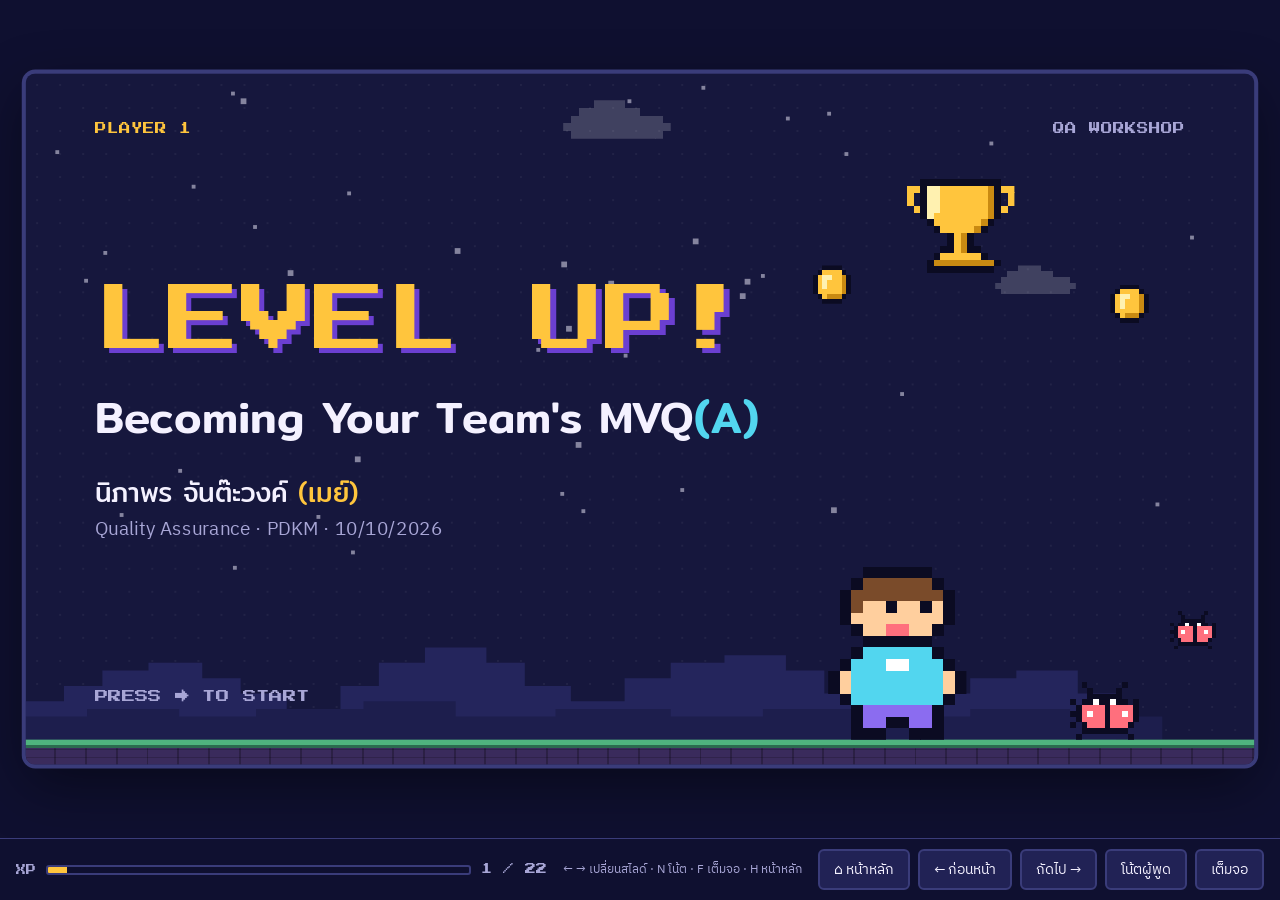
<file: bug-hunt/slides.html>
<!doctype html>
<html lang="th">

<head>
  <meta charset="utf-8">
  <meta name="viewport" content="width=device-width, initial-scale=1, viewport-fit=cover">
  <link rel="icon" href="assets/favicon.svg" type="image/svg+xml">
  <link rel="apple-touch-icon" href="assets/apple-touch-icon.png">
  <title>Level Up! MVQ(A) Slides</title>
  <link rel="preconnect" href="https://fonts.googleapis.com">
  <link rel="preconnect" href="https://fonts.gstatic.com" crossorigin>
  <link rel="stylesheet"
    href="https://fonts.googleapis.com/css2?family=Mitr:wght@400;500;600&family=IBM+Plex+Sans+Thai:wght@400;500;600&family=Press+Start+2P&display=swap">
  <style>
    /* Layout: fixed 1280×720 arcade "screen" scaled to fit; HUD strip on top of each slide, controls + optional speaker notes below. Deliberately single dark theme (night arcade). */
    :root {
      --bg: #0f1030;
      --screen: #16173d;
      --panel: #212255;
      --line: #3a3c7a;
      --ink: #f4f1ff;
      --muted: #a8a6d6;
      --gold: #ffc53d;
      --cyan: #52d6ef;
      --red: #ff6f7d;
      --green: #6be4a6;
      --amber: #ffa94d;
      --font-display: "Mitr", "IBM Plex Sans Thai", system-ui, sans-serif;
      --font-body: "IBM Plex Sans Thai", system-ui, sans-serif;
      --font-pixel: "Press Start 2P", ui-monospace, monospace;
      color-scheme: dark;
    }

    * {
      box-sizing: border-box;
    }

    html,
    body {
      height: 100%;
    }

    body {
      margin: 0;
      background: var(--bg);
      color: var(--ink);
      font-family: var(--font-body);
      display: grid;
      grid-template-rows: minmax(0, 1fr) auto auto;
      overflow: hidden;
    }

    .viewport {
      position: relative;
      overflow: hidden;
      min-height: 0;
    }

    .stage {
      position: absolute;
      left: 50%;
      top: 50%;
      width: 1280px;
      height: 720px;
      transform-origin: center;
      background: var(--screen);
      border-radius: 10px;
      box-shadow: 0 0 0 4px var(--line), 0 20px 60px rgba(0, 0, 0, .45);
      overflow: hidden;
      background-image: radial-gradient(rgba(255, 255, 255, .05) 1px, transparent 1px);
      background-size: 24px 24px;
    }

    .slide {
      position: absolute;
      inset: 0;
      padding: 48px 72px 44px;
      display: none;
      flex-direction: column;
      gap: 22px;
      font-size: 24px;
      line-height: 1.5;
    }

    .slide.active {
      display: flex;
      animation: enter .35s ease-out;
    }

    @keyframes enter {
      from {
        opacity: .4;
        transform: translateY(8px);
      }

      to {
        opacity: 1;
        transform: none;
      }
    }

    .frag {
      opacity: 0;
      transform: translateY(10px);
      transition: opacity .3s, transform .3s;
    }

    .frag.in {
      opacity: 1;
      transform: none;
    }

    @media (prefers-reduced-motion: reduce) {
      .slide.active {
        animation: none;
      }

      .frag {
        transition: none;
        transform: none;
      }
    }

    /* HUD */
    .hud {
      display: flex;
      align-items: center;
      justify-content: space-between;
      gap: 16px;
      font-family: var(--font-pixel);
      font-size: 12px;
      letter-spacing: .04em;
      color: var(--muted);
    }

    .hud .tag {
      color: var(--gold);
    }

    .levels {
      display: flex;
      gap: 6px;
    }

    .levels span {
      width: 34px;
      height: 34px;
      display: grid;
      place-items: center;
      border: 2px solid var(--line);
      border-radius: 4px;
      font-family: var(--font-pixel);
      font-size: 13px;
      color: var(--muted);
    }

    .levels span.on {
      background: var(--gold);
      border-color: var(--gold);
      color: var(--bg);
      box-shadow: 0 0 18px rgba(255, 197, 61, .5);
    }

    .levels span.done {
      border-color: var(--gold);
      color: var(--gold);
    }

    h1,
    h2 {
      font-family: var(--font-display);
      font-weight: 600;
      margin: 0;
      line-height: 1.2;
      text-wrap: balance;
    }

    h2 {
      font-size: 46px;
    }

    .lvl-title h2 {
      font-size: 42px;
    }

    h2 .sub {
      display: block;
      font-size: 22px;
      font-weight: 400;
      color: var(--muted);
      font-family: var(--font-body);
      margin-top: 6px;
    }

    p {
      margin: 0;
    }

    .muted {
      color: var(--muted);
    }

    .gold {
      color: var(--gold);
    }

    .cyan {
      color: var(--cyan);
    }

    .pixel {
      font-family: var(--font-pixel);
    }

    .card {
      background: var(--panel);
      border: 2px solid var(--line);
      border-radius: 8px;
      padding: 20px 24px;
      box-shadow: 5px 5px 0 rgba(0, 0, 0, .35);
      min-width: 0;
    }

    .card.gold {
      border-color: var(--gold);
      color: var(--ink);
    }

    .card.cyan {
      border-color: var(--cyan);
    }

    .card h3 {
      font-family: var(--font-display);
      font-weight: 500;
      font-size: 26px;
      margin: 0 0 8px;
    }

    .label {
      font-family: var(--font-pixel);
      font-size: 11px;
      letter-spacing: .06em;
      color: var(--muted);
      display: block;
      margin-bottom: 10px;
    }

    .cols {
      display: grid;
      gap: 24px;
      flex: 1;
      min-height: 0;
    }

    .c2 {
      grid-template-columns: 1fr 1fr;
    }

    .c3 {
      grid-template-columns: repeat(3, 1fr);
    }

    .lvl {
      grid-template-columns: 1.15fr 1fr;
    }

    ul.clean {
      list-style: none;
      padding: 0;
      margin: 0;
      display: grid;
      gap: 8px;
    }

    ul.clean li {
      padding-left: 30px;
      position: relative;
    }

    ul.clean li::before {
      content: "▸";
      position: absolute;
      left: 4px;
      color: var(--gold);
    }

    .quote {
      font-family: var(--font-display);
      font-size: 27px;
      color: var(--ink);
      border-left: 5px solid var(--gold);
      padding-left: 18px;
    }

    .badge {
      display: inline-flex;
      align-items: center;
      gap: 12px;
      background: rgba(255, 197, 61, .12);
      border: 2px dashed var(--gold);
      border-radius: 999px;
      padding: 8px 20px;
      font-size: 20px;
      color: var(--gold);
      align-self: flex-start;
    }

    .anti {
      border-color: var(--red);
    }

    .anti .label {
      color: var(--red);
    }

    .center {
      margin: auto;
      text-align: center;
      display: grid;
      gap: 20px;
      justify-items: center;
    }

    .strike {
      text-decoration: line-through;
      text-decoration-color: var(--red);
      text-decoration-thickness: 3px;
      color: var(--muted);
    }

    .lock {
      font-family: var(--font-pixel);
      font-size: 11px;
      border: 2px solid var(--muted);
      color: var(--muted);
      border-radius: 4px;
      padding: 4px 8px;
      vertical-align: middle;
    }

    /* title slide */
    .title-wrap {
      margin: auto 0;
      display: grid;
      gap: 22px;
    }

    .title-big {
      font-family: var(--font-pixel);
      font-size: 76px;
      line-height: 1.15;
      color: var(--gold);
      text-shadow: 6px 6px 0 #6b3fd1;
    }

    .title-sub {
      font-family: var(--font-display);
      font-size: 46px;
      font-weight: 500;
    }

    .title-sub .a {
      color: var(--cyan);
    }

    .blink {
      font-family: var(--font-pixel);
      font-size: 14px;
      color: var(--muted);
      animation: blink 1.2s steps(2) infinite;
    }

    @keyframes blink {
      50% {
        opacity: .2;
      }
    }

    @media (prefers-reduced-motion: reduce) {
      .blink {
        animation: none;
      }
    }

    /* table */
    table.t {
      width: 100%;
      border-collapse: separate;
      border-spacing: 0;
      font-size: 22px;
    }

    table.t th,
    table.t td {
      padding: 12px 18px;
      border-bottom: 2px solid var(--line);
      text-align: left;
      vertical-align: top;
    }

    table.t th {
      font-family: var(--font-display);
      font-weight: 500;
      color: var(--muted);
      font-size: 22px;
    }

    table.t td:first-child {
      color: var(--muted);
      width: 18%;
    }

    table.t .hl {
      background: rgba(82, 214, 239, .1);
      color: var(--ink);
    }

    table.t th.hl {
      color: var(--cyan);
      border-top: 2px solid var(--cyan);
    }

    .big-emoji {
      font-size: 64px;
      line-height: 1;
    }

    .vote {
      display: grid;
      grid-template-columns: 1fr auto;
      align-items: center;
      gap: 24px;
    }

    .answer {
      font-family: var(--font-pixel);
      font-size: 15px;
      padding: 10px 14px;
      border-radius: 4px;
      white-space: nowrap;
    }

    .answer.t {
      background: rgba(255, 111, 125, .15);
      color: var(--red);
      border: 2px solid var(--red);
    }

    .answer.q {
      background: rgba(82, 214, 239, .15);
      color: var(--cyan);
      border: 2px solid var(--cyan);
    }

    /* mvp slide */
    .acronym {
      display: grid;
      gap: 12px;
    }

    .acr-row {
      display: grid;
      grid-template-columns: 64px 1fr;
      align-items: center;
      gap: 16px;
      font-size: 24px;
    }

    .acr-row b {
      font-family: var(--font-pixel);
      font-size: 34px;
      color: var(--gold);
      text-align: center;
    }

    .acr-row.a b {
      color: var(--cyan);
    }

    /* map */
    .map {
      position: relative;
      margin-block: auto;
      display: grid;
      grid-template-columns: repeat(7, 1fr);
      align-items: start;
      gap: 12px;
    }

    .map::before {
      content: "";
      position: absolute;
      left: 40px;
      right: 40px;
      top: 112px;
      border-top: 4px dashed var(--line);
      z-index: 0;
    }

    .node {
      position: relative;
      z-index: 1;
      display: grid;
      justify-items: center;
      gap: 10px;
      text-align: center;
    }

    .node .tile {
      width: 92px;
      height: 92px;
      display: grid;
      place-items: center;
      background: var(--panel);
      border: 3px solid var(--gold);
      border-radius: 8px;
      font-family: var(--font-pixel);
      font-size: 34px;
      color: var(--gold);
      box-shadow: 5px 5px 0 rgba(0, 0, 0, .35);
    }

    .node .nm {
      font-family: var(--font-display);
      font-size: 22px;
    }

    .node .tr {
      font-size: 17px;
      color: var(--muted);
      line-height: 1.35;
      max-width: 170px;
    }

    .node.end .tile {
      border-color: var(--cyan);
      color: var(--cyan);
      font-size: 13px;
      width: 92px;
      height: 92px;
    }

    .node.start .tile {
      border-color: var(--muted);
      color: var(--muted);
      font-size: 13px;
      width: 92px;
      height: 92px;
    }

    .scope {
      display: none;
    }

    /* level visuals */
    .flow {
      display: flex;
      flex-wrap: wrap;
      align-items: center;
      gap: 10px;
      font-size: 19px;
    }

    .chip {
      background: var(--bg);
      border: 2px solid var(--line);
      border-radius: 6px;
      padding: 8px 12px;
    }

    .chip.k {
      border-color: var(--cyan);
      color: var(--cyan);
    }

    .arrow {
      color: var(--gold);
      font-family: var(--font-pixel);
      font-size: 14px;
    }

    .bars {
      display: grid;
      grid-template-columns: repeat(5, 1fr);
      gap: 12px;
      align-items: end;
      height: 96px;
      border-bottom: 2px solid var(--line);
    }

    .bars div {
      background: var(--line);
      border-radius: 4px 4px 0 0;
    }

    .bars div.qa {
      background: var(--gold);
    }

    .bar-labels {
      display: grid;
      grid-template-columns: repeat(5, 1fr);
      gap: 12px;
      font-size: 16px;
      color: var(--muted);
      text-align: center;
    }

    .matrix {
      display: grid;
      grid-template-columns: 40px repeat(3, 1fr);
      grid-template-rows: repeat(3, 70px) 34px;
      gap: 6px;
      font-size: 16px;
    }

    .matrix .cell {
      border-radius: 4px;
      display: flex;
      flex-wrap: wrap;
      align-items: center;
      justify-content: center;
      gap: 6px;
      padding: 4px;
    }

    .lo {
      background: rgba(107, 228, 166, .16);
    }

    .md {
      background: rgba(255, 169, 77, .18);
    }

    .hi {
      background: rgba(255, 111, 125, .22);
    }

    .matrix .ax {
      color: var(--muted);
      display: grid;
      place-items: center;
      font-size: 14px;
    }

    .matrix .ax.y {
      writing-mode: vertical-rl;
      transform: rotate(180deg);
      grid-row: 1 / 4;
    }

    .pin {
      background: var(--ink);
      color: var(--bg);
      border-radius: 999px;
      padding: 3px 12px;
      font-size: 16px;
      font-weight: 600;
    }

    .report {
      font-size: 18px;
      line-height: 1.45;
    }

    .report .bad {
      color: var(--red);
    }

    .report .good {
      color: var(--green);
    }

    .tiles {
      display: grid;
      grid-template-columns: 1fr 1fr;
      gap: 10px;
    }

    .tile-s {
      background: var(--bg);
      border: 2px solid var(--line);
      border-radius: 6px;
      padding: 10px 14px;
    }

    .tile-s .n {
      font-family: var(--font-pixel);
      font-size: 22px;
      color: var(--green);
      font-variant-numeric: tabular-nums;
    }

    .tile-s .n.w {
      color: var(--amber);
    }

    .tile-s .k {
      font-size: 15px;
      color: var(--muted);
    }

    .example {
      font-family: var(--font-pixel);
      font-size: 10px;
      color: var(--muted);
    }

    /* recap */
    table.t.recap td:first-child {
      color: var(--gold);
      font-family: var(--font-display);
      width: 26%;
      white-space: nowrap;
    }

    .steps-q {
      display: grid;
      gap: 14px;
    }

    .steps-q .s {
      display: grid;
      grid-template-columns: 56px 1fr;
      gap: 16px;
      align-items: center;
      font-size: 26px;
    }

    .steps-q .s b {
      font-family: var(--font-pixel);
      font-size: 22px;
      width: 56px;
      height: 56px;
      display: grid;
      place-items: center;
      background: var(--gold);
      color: var(--bg);
      border-radius: 6px;
    }

    .closing {
      font-family: var(--font-display);
      font-size: 44px;
      line-height: 1.4;
      max-width: 1000px;
      text-wrap: balance;
    }

    .unlock {
      font-family: var(--font-pixel);
      font-size: 18px;
      color: var(--muted);
    }

    .unlock-big {
      font-family: var(--font-pixel);
      font-size: 72px;
      color: var(--gold);
      text-shadow: 6px 6px 0 #6b3fd1;
    }

    .unlock-big .a {
      color: var(--cyan);
    }


    /* pixel sprites + scenery */
    .spr {
      display: inline-block;
      line-height: 0;
      vertical-align: middle;
      flex: none;
    }

    .spr svg {
      display: block;
      shape-rendering: crispEdges;
    }

    .scene {
      position: absolute;
      inset: 0;
      pointer-events: none;
      z-index: 0;
    }

    .scene .star {
      position: absolute;
      width: 4px;
      height: 4px;
      background: var(--ink);
      opacity: .5;
      animation: twinkle 3s ease-in-out infinite;
    }

    .scene .hills {
      position: absolute;
      left: 0;
      bottom: 26px;
      width: 100%;
      height: 120px;
    }

    .scene .ground {
      position: absolute;
      left: 0;
      right: 0;
      bottom: 0;
      height: 26px;
      background: linear-gradient(#4fb37e 0 6px, #2b6b4f 6px 9px, #3a2b5c 9px);
      background-size: 100% 100%;
    }

    .scene .ground::after {
      content: "";
      position: absolute;
      inset: 9px 0 0;
      background: repeating-linear-gradient(90deg, transparent 0 30px, rgba(0, 0, 0, .25) 30px 32px), repeating-linear-gradient(0deg, transparent 0 7px, rgba(0, 0, 0, .18) 7px 8px);
    }

    .scene .cloud {
      position: absolute;
      opacity: .18;
    }

    @keyframes twinkle {
      50% {
        opacity: .1;
      }
    }

    .slide {
      z-index: 1;
      padding-bottom: 60px;
    }

    .deco {
      position: absolute;
      pointer-events: none;
    }

    .bob {
      animation: bob 2.4s ease-in-out infinite;
    }

    .bob.d1 {
      animation-delay: .4s;
    }

    .bob.d2 {
      animation-delay: .8s;
    }

    .bob.d3 {
      animation-delay: 1.2s;
    }

    @keyframes bob {
      50% {
        transform: translateY(-10px);
      }
    }

    @media (prefers-reduced-motion: reduce) {

      .bob,
      .scene .star {
        animation: none;
      }
    }

    .lvl-title {
      display: flex;
      align-items: center;
      gap: 22px;
    }

    .lvl-icon {
      width: 96px;
      height: 96px;
      display: grid;
      place-items: center;
      background: var(--panel);
      border: 3px solid var(--gold);
      border-radius: 8px;
      box-shadow: 5px 5px 0 rgba(0, 0, 0, .35);
      flex: none;
    }

    .hearts {
      display: flex;
      gap: 4px;
    }

    .label-row {
      display: flex;
      align-items: center;
      gap: 12px;
      margin-bottom: 10px;
    }

    .label-row .label {
      margin: 0;
    }

    .node .ic {
      height: 56px;
      display: grid;
      place-items: end center;
    }

    /* controls */
    .notes {
      background: var(--screen);
      border-top: 2px solid var(--line);
      padding-block: 14px;
      padding-inline: max(16px, 4vw);
      font-size: 15px;
      line-height: 1.6;
      max-height: 28vh;
      overflow-y: auto;
    }

    .notes .k {
      font-family: var(--font-pixel);
      font-size: 10px;
      color: var(--gold);
      display: block;
      margin-bottom: 6px;
    }

    .notes p {
      max-width: 90ch;
    }

    .controls {
      display: flex;
      flex-wrap: wrap;
      align-items: center;
      justify-content: space-between;
      gap: 10px 16px;
      padding-block: 10px calc(10px + env(safe-area-inset-bottom, 0px));
      padding-inline: 16px;
      background: var(--bg);
      border-top: 1px solid var(--line);
    }

    .xp {
      flex: 1 1 200px;
      display: flex;
      align-items: center;
      gap: 10px;
      font-family: var(--font-pixel);
      font-size: 10px;
      color: var(--muted);
      min-width: 0;
    }

    .xp .bar {
      flex: 1;
      height: 10px;
      border: 2px solid var(--line);
      border-radius: 3px;
      overflow: hidden;
    }

    .xp .fill {
      height: 100%;
      background: var(--gold);
      width: 0;
      transition: width .3s;
    }

    .btns {
      display: flex;
      gap: 8px;
      flex-wrap: wrap;
    }

    button {
      font-family: var(--font-body);
      font-size: 14px;
      background: var(--panel);
      color: var(--ink);
      border: 2px solid var(--line);
      border-radius: 6px;
      padding: 7px 14px;
      cursor: pointer;
    }

    button:hover {
      border-color: var(--gold);
    }

    .home-btn {
      font-family: var(--font-body);
      font-size: 14px;
      background: var(--panel);
      color: var(--ink);
      border: 2px solid var(--line);
      border-radius: 6px;
      padding: 7px 14px;
      text-decoration: none;
      display: inline-flex;
      align-items: center;
    }

    .home-btn:hover {
      border-color: var(--gold);
    }

    .home-btn:focus-visible {
      outline: 3px solid var(--cyan);
      outline-offset: 2px;
    }

    button:focus-visible {
      outline: 3px solid var(--cyan);
      outline-offset: 2px;
    }

    button[aria-pressed="true"] {
      border-color: var(--gold);
      color: var(--gold);
    }

    .counter {
      font-family: var(--font-pixel);
      font-size: 11px;
      color: var(--muted);
      font-variant-numeric: tabular-nums;
    }

    .hint {
      font-size: 12px;
      color: var(--muted);
    }

    @media (max-width: 640px) {
      .hint {
        display: none;
      }
    }
    .mvp-cols { grid-template-columns: minmax(0, 1fr) auto minmax(0, 1fr); flex: none; align-items: center; }
    .mvp-cols h3 { font-family: var(--font-pixel); font-size: 30px; margin: 4px 0 10px; }
    .mvp-cols p { font-size: 22px; }
    .mvp-cols p b { color: var(--gold); }
    .mvp-arrow { font-family: var(--font-pixel); font-size: 26px; color: var(--gold); }
    .mvp-cols .label { font-family: var(--font-display); font-size: 16px; letter-spacing: 0; }
    .label.th, .example { font-family: var(--font-display); font-size: 15px; letter-spacing: 0; }
    .ex { display: grid; gap: 18px; }
    .ex2 { display: grid; grid-template-columns: 1fr 1fr; gap: 20px; }
    .ex3 { display: grid; grid-template-columns: repeat(3, 1fr); gap: 18px; }
    .ex-flow { font-size: 22px; }
    .ex-p { font-size: 20px; line-height: 1.5; }
    .ex-p + .ex-p { margin-top: 8px; }
    .ex-q { font-family: var(--font-display); font-size: 24px; line-height: 1.4; }
    .ex3 .ex-q { margin-bottom: 8px; }
    .ink { color: var(--ink); }
    .story p { font-family: var(--font-display); font-size: 28px; }
    .formula p { font-family: var(--font-display); font-size: 26px; }
    .callout { font-family: var(--font-display); font-size: 24px; color: var(--gold); text-align: center;
      border: 2px dashed var(--gold); border-radius: 8px; padding: 10px 18px; background: rgba(255,197,61,.08); }
    .matrix.big { grid-template-rows: repeat(3, 84px) 34px; font-size: 18px; }
    .matrix.big .pin { font-size: 18px; }
    ol.rank { margin: 0; padding-left: 26px; display: grid; gap: 12px; font-size: 20px; }
    ol.rank span { display: block; font-size: 16px; color: var(--muted); }
    ol.rank .skip { opacity: .55; }
    dl.bug { display: grid; grid-template-columns: auto 1fr; gap: 6px 14px; margin: 12px 0 0; font-size: 17px; }
    dl.bug dt { color: var(--muted); font-family: var(--font-pixel); font-size: 10px; padding-top: 5px; }
    dl.bug dd { margin: 0; }
  </style>
</head>

<body>
  <div class="viewport" id="viewport">
    <div class="stage" id="stage">
      <div class="scene" aria-hidden="true">
        <i class="spr cloud" data-s="cloud" data-z="8" style="position:absolute;left:560px;top:28px"></i>
        <i class="spr cloud" data-s="cloud" data-z="6" style="position:absolute;left:1010px;top:200px"></i>
        <svg class="hills" viewBox="0 0 1280 120" preserveAspectRatio="none">
          <path fill="#24255c"
            d="M0 120V80h40V64h40V48h48V40h56v16h40v16h48v16h56V64h40V40h48V24h64v16h40v24h48v16h56V56h48V40h56V32h64v16h40v24h48v24h48V72h56V56h48V48h64v24h40v48z" />
          <path fill="#1d1e4d"
            d="M0 120V96h64V88h96v8h80v-8h112V80h96v16h104v-8h120V96h96v-8h120v8h96V88h104v8h96v24z" />
        </svg>
        <div class="ground"></div>
      </div>

      <!-- 1 -->
      <section class="slide" data-notes="หน้าเปิด แนะนำตัวสั้น ๆ แล้วเข้าเรื่องทันที" data-time="0.5">
        <div class="hud"><span class="tag">PLAYER 1</span><span>QA WORKSHOP</span></div>
        <div class="title-wrap">
          <div class="title-big">LEVEL UP!</div>
          <div class="title-sub">Becoming Your Team's MVQ<span class="a">(A)</span></div>
          <div style="display:grid;gap:4px">
            <p style="font-family:var(--font-display);font-size:28px">นิภาพร จันต๊ะวงค์ <span class="gold">(เมย์)</span>
            </p>
            <p class="muted" style="font-size:20px">Quality Assurance · PDKM · 10/10/2026</p>
          </div>
        </div>
        <div class="blink">PRESS → TO START</div>
        <i class="spr deco bob" data-s="trophy" data-z="7" style="right:250px;top:110px"></i>
        <i class="spr deco bob d1" data-s="coin" data-z="5" style="right:420px;top:200px"></i>
        <i class="spr deco bob d2" data-s="coin" data-z="5" style="right:110px;top:220px"></i>
        <i class="spr deco" data-s="hero" data-z="12" style="right:300px;bottom:26px"></i>
        <i class="spr deco bob d3" data-s="bug" data-z="6" style="right:120px;bottom:26px"></i>
        <i class="spr deco bob d1" data-s="bug" data-z="4" style="right:40px;bottom:120px"></i>
      </section>

      <!-- 2 -->
      <section class="slide" data-notes="ในกีฬามีรางวัลหนึ่งที่ทุกคนอยากได้ คือ MVP ย่อมาจาก Most Valuable Player หรือตัวท็อปของทีม คนที่ทีมขาดไม่ได้ วันนี้เมย์ขอยืมคำนี้มาใช้กับเรา เป็น MVQ(A) ย่อมาจาก Most Valuable Quality Assurance คือ QA ตัวท็อปของทีม [กด →] ก่อนจะไปต่อ ขอถามหนึ่งคำถาม ถ้าวันนี้มีบั๊กหลุดไปถึง production… ใครผิด? [รอคำตอบ] ส่วนใหญ่จะตอบว่า QA ใช่ไหม ไม่แปลกเลย เพราะเรามักมองว่า QA คือคนหาบั๊ก บั๊กหลุดก็แปลว่า QA หาไม่เจอ วันนี้เราจะมาดูกันว่า QA ทำได้มากกว่านั้นแค่ไหน และจะเป็น MVQ(A) ของทีมได้ยังไง" data-time="2">
        <div class="hud"><span class="tag">INTRO</span><span>01 / HOOK</span></div>
        <div class="cols mvp-cols">
          <div class="card"><span class="label">ในกีฬา</span>
            <h3><span class="gold">MVP</span></h3>
            <p><b>M</b>ost <b>V</b>aluable <b>P</b>layer</p>
            <p class="muted">ตัวท็อปของทีม คนที่ทีมขาดไม่ได้</p>
          </div>
          <div class="mvp-arrow" aria-hidden="true">▶</div>
          <div class="card gold" style="position:relative"><i class="spr" data-s="trophy" data-z="4"
              style="position:absolute;right:20px;top:18px"></i><span class="label" style="color:var(--gold)">วันนี้</span>
            <h3><span class="gold">MVQ<span class="cyan">(A)</span></span></h3>
            <p><b>M</b>ost <b>V</b>aluable <b>Q</b>uality <b class="cyan">A</b>ssurance</p>
            <p class="muted">QA ตัวท็อปของทีม</p>
          </div>
        </div>
        <div class="center frag">
          <div style="display:flex;gap:28px;align-items:end"><i class="spr bob" data-s="bug" data-z="5"></i><i
              class="spr bob d1" data-s="bug" data-z="7"></i><i class="spr bob d2" data-s="bug" data-z="5"></i></div>
          <h2 style="font-size:52px">"ถ้าบั๊กหลุดไปถึง production…<br>ใครผิด?"</h2>
        </div>
      </section>

      <!-- 3 -->
      <section class="slide"
        data-notes="3 ตำแหน่งนี้มักถูกเรียกปนกัน Tester คือคนที่รันทดสอบ QC คือคนตรวจว่าของผ่านมาตรฐาน ส่วน QA ดูแลกระบวนการเพื่อป้องกันไม่ให้เกิดปัญหาตั้งแต่แรก ชี้ไปที่คอลัมน์ QA"
        data-time="1">
        <div class="hud"><span class="tag">INTRO</span><span>02 / DEFINITION</span></div>
        <div class="lvl-title">
          <h2>Tester vs QC vs QA</h2><i class="spr" data-s="magnifier" data-z="4"></i><i class="spr" data-s="shield"
            data-z="4"></i>
        </div>
        <table class="t">
          <tr>
            <th></th>
            <th>Tester</th>
            <th>Quality Control</th>
            <th class="hl">Quality Assurance</th>
          </tr>
          <tr>
            <td>คำถามหลัก</td>
            <td>ระบบทำงานถูกไหม</td>
            <td>ผ่านเกณฑ์ไหม</td>
            <td class="hl">ทำยังไงให้ไม่เกิดปัญหา</td>
          </tr>
          <tr>
            <td>โฟกัส</td>
            <td>Test case</td>
            <td>ตัวผลิตภัณฑ์</td>
            <td class="hl">กระบวนการ + ทีม</td>
          </tr>
          <tr>
            <td>ลักษณะ</td>
            <td>Detect</td>
            <td>Detect</td>
            <td class="hl">Prevent</td>
          </tr>
          <tr>
            <td>ช่วงเวลา</td>
            <td>หลังพัฒนาเสร็จ</td>
            <td>ก่อนส่งมอบ</td>
            <td class="hl">ตลอดวงจร</td>
          </tr>
        </table>
      </section>

      <!-- 4 -->
      <section class="slide"
        data-notes="เปิดทีละใบ Tester คือคนชิมอาหารแล้วบอกว่าเค็มไป QC คือคนตรวจว่าจานนี้ได้มาตรฐานร้าน QA คือคนช่วยออกแบบสูตร ขั้นตอน และเทรนพ่อครัว เพื่อไม่ให้เค็มตั้งแต่แรก (ถ้าได้แค่ 40 นาที ข้ามสไลด์นี้)"
        data-time="1">
        <div class="hud"><span class="tag">INTRO</span><span>03 / ANALOGY</span></div>
        <h2>ถ้าซอฟต์แวร์คือร้านอาหาร…</h2>
        <div class="cols c3">
          <div class="card frag">
            <div class="big-emoji">🍳</div>
            <h3 style="margin-top:14px">Tester</h3>
            <p>ชิมก่อนเสิร์ฟ<br><span class="muted">"เค็มไปนะ"</span></p>
          </div>
          <div class="card frag">
            <div class="big-emoji">🔍</div>
            <h3 style="margin-top:14px">QC</h3>
            <p>ตรวจว่าจานนี้<br><span class="muted">ได้มาตรฐานของร้าน</span></p>
          </div>
          <div class="card cyan frag">
            <div class="big-emoji">📋</div>
            <h3 style="margin-top:14px" class="cyan">QA</h3>
            <p>ออกแบบสูตร ขั้นตอน<br><span class="muted">และเทรนพ่อครัว ให้ไม่เค็มตั้งแต่แรก</span></p>
          </div>
        </div>
      </section>

      <!-- 5 -->
      <section class="slide"
        data-notes="เน้นว่า Tester ไม่ได้ด้อยกว่า การเทสยังเป็นทักษะหลักที่ QA ทุกคนต้องเก่ง แต่ QA ขยายบทบาทจากการตรวจที่ปลายทางไปดูแลคุณภาพตลอดเส้นทาง"
        data-time="1">
        <div class="hud"><span class="tag">INTRO</span><span>04 / MINDSET</span></div>
        <h2>Tester Mindset vs QA Mindset</h2>
        <div class="cols c2">
          <div class="card">
            <div class="label-row"><i class="spr" data-s="magnifier" data-z="4"></i><span class="label">TESTER</span>
            </div>
            <ul class="clean">
              <li>"ส่งงานมา เดี๋ยวเทสให้"</li>
              <li>หาบั๊กให้เจอมากที่สุด</li>
              <li>ทำตาม test case</li>
              <li>เจอบั๊ก ส่งกลับให้ dev</li>
              <li>วัดผลจากจำนวนบั๊ก</li>
            </ul>
          </div>
          <div class="card cyan">
            <div class="label-row"><i class="spr" data-s="shield" data-z="4"></i><span class="label"
                style="color:var(--cyan)">QA</span></div>
            <ul class="clean">
              <li>"ขอเข้าไปคุยตั้งแต่ตอนออกแบบ"</li>
              <li>ทำให้เกิดบั๊กน้อยที่สุด</li>
              <li>ถามว่า test case ครอบคลุมพอหรือยัง</li>
              <li>หาสาเหตุและป้องกันครั้งหน้า</li>
              <li>วัดผลจากความมั่นใจตอน release</li>
            </ul>
          </div>
        </div>
        <p class="muted" style="font-size:19px">การเทสยังเป็นทักษะหลัก QA ไม่ได้เลิกเทส แต่ขยายบทบาท</p>
      </section>

      <!-- 6 -->
      <section class="slide"
        data-notes="อ่านทีละประโยค ให้ผู้ฟังยกมือโหวตว่าเป็น mindset แบบ Tester หรือ QA แล้วกด → เพื่อเฉลย ประโยคแรกเป็น Tester ประโยคสองเป็น QA"
        data-time="2">
        <div class="hud"><span class="tag">MINI GAME</span><span>05 / VOTE</span></div>
        <div class="lvl-title"><i class="spr" data-s="controller" data-z="5"></i>
          <h2>Tester หรือ QA? <span class="sub">ยกมือโหวตทีละข้อ</span></h2>
        </div>
        <div style="display:grid;gap:22px">
          <div class="card vote">
            <p style="font-size:28px">"เทสครบทุก test case แล้ว ปิดงานได้"</p><span class="answer t frag">🧪
              TESTER</span>
          </div>
          <div class="card vote frag">
            <p style="font-size:28px">"AC ข้อนี้ยังไม่ชัด ถ้า user ไม่กรอกเบอร์โทร จะเกิดอะไรขึ้น?"</p><span
              class="answer q frag">🛡️ QA</span>
          </div>
        </div>
      </section>

      <!-- 7 -->
      <section class="slide"
        data-notes="MVP ในกีฬาหรือเกมไม่ได้วัดจากแต้ม แต่วัดจากการทำให้ทีมชนะ QA ก็เหมือนกัน ไม่ได้วัดจากจำนวนบั๊ก Q คือ Quality ระดับพื้นฐานที่รู้และตรวจคุณภาพได้ ส่วน (A) คือ Assurance การสร้างความมั่นใจให้ทั้งทีม (A) อยู่ในวงเล็บและยังล็อกอยู่ เพราะต้อง Level Up ถึงจะได้มา ไม่ได้มาพร้อมตำแหน่ง"
        data-time="1.5">
        <div class="hud"><span class="tag">INTRO</span><span>06 / MVP → MVQ(A)</span></div>
        <h2>จาก MVP สู่ MVQ<span class="cyan">(A)</span></h2>
        <div class="cols c2" style="align-items:center">
          <div class="center" style="gap:14px">
            <i class="spr bob" data-s="trophy" data-z="11"></i>
            <p class="pixel" style="font-size:28px">MVP <span class="gold">→</span> MVQ<span class="cyan">(A)</span></p>
          </div>
          <div class="acronym">
            <div class="acr-row"><b>M</b><span>Most · ที่สุด</span></div>
            <div class="acr-row"><b>V</b><span>Valuable · วัดจากผลกระทบต่อทีม</span></div>
            <div class="acr-row"><b>Q</b><span>Quality · รู้และตรวจคุณภาพได้</span></div>
            <div class="acr-row a"><b>(A)</b><span>Assurance · ทำให้ทั้งทีมมั่นใจ <i class="spr" data-s="lock"
                  data-z="3"></i></span></div>
          </div>
        </div>
        <div class="quote">"MVP ไม่ใช่คนทำแต้มมากที่สุด แต่คือคนที่ทำให้ทีมชนะ"</div>
      </section>

      <!-- 8 -->
      <section class="slide"
        data-notes="เปิดเผยว่าตัวอักษรของ 5 ด่านเรียงกันเป็นคำว่า LEVEL แต่ละด่านคู่กับคุณสมบัติของ MVP 1 ข้อ MVP ไม่ได้เก่งแค่เรื่องเดียว แต่ครบทั้ง 5 ด้าน MVQ(A) ก็เหมือนกัน"
        data-time="1.5">
        <div class="hud"><span class="tag">WORLD MAP</span><span>5 STAGES</span></div>
        <h2>เส้นทางสู่ MVQ(A): <span class="gold">L-E-V-E-L</span></h2>
        <div class="map">
          <div class="node start">
            <div class="ic"><i class="spr" data-s="hero" data-z="4"></i></div>
            <div class="tile">START</div>
            <div class="nm">Tester</div>
          </div>
          <div class="node">
            <div class="ic"><i class="spr" data-s="book" data-z="4"></i></div>
            <div class="tile">L</div>
            <div class="nm">Learn</div>
            <div class="tr">รู้เกมทะลุ</div>
          </div>
          <div class="node">
            <div class="ic"><i class="spr" data-s="clock" data-z="4"></i></div>
            <div class="tile">E</div>
            <div class="nm">Early</div>
            <div class="tr">อ่านเกมขาด</div>
          </div>
          <div class="node">
            <div class="ic"><i class="spr" data-s="target" data-z="4"></i></div>
            <div class="tile">V</div>
            <div class="nm">Validate</div>
            <div class="tr">ตัดสินใจตอนคับขัน</div>
          </div>
          <div class="node">
            <div class="ic"><i class="spr" data-s="team" data-z="4"></i></div>
            <div class="tile">E</div>
            <div class="nm">Empower</div>
            <div class="tr">ทำให้เพื่อนเล่นดีขึ้น</div>
          </div>
          <div class="node">
            <div class="ic"><i class="spr" data-s="chart" data-z="4"></i></div>
            <div class="tile">L</div>
            <div class="nm">Lead</div>
            <div class="tr">มีสถิติรองรับ</div>
          </div>
          <div class="node end">
            <div class="ic"><i class="spr bob" data-s="trophy" data-z="3"></i></div>
            <div class="tile">GOAL</div>
            <div class="nm">MVQ(A)</div>
          </div>
        </div>
        <div class="scope">
          <span>ตัวเอง</span><span>กระบวนการ</span><span>การทดสอบ</span><span>ทีม</span><span>องค์กร</span>
        </div>
      </section>

      <!-- 9 L1 -->
      <section class="slide" data-notes="แบบ MVP: รู้เกมทะลุปรุโปร่ง รู้กติกาและรู้จักคู่แข่ง QA ต้องเข้าใจว่าระบบทำไปเพื่ออะไร ไม่ใช่แค่ทำอะไรได้บ้าง รู้ว่าผู้ใช้แต่ละกลุ่มใช้งานต่างกันยังไง และเข้าใจ flow ที่วิ่งข้ามหลายระบบ ถ้าไม่รู้ว่าแต่ละขั้นมีไว้ทำไม เราก็จะเทสตาม case ไปเรื่อย ๆ โดยไม่เห็นบั๊กที่สำคัญจริง" data-time="3">
        <div class="hud"><span style="display:flex;align-items:center;gap:16px"><span class="tag">LEVEL 1/5 · ตัวเอง</span><span class="hearts"><i class="spr" data-s="heart" data-z="3"></i><i class="spr" data-s="heart" data-z="3"></i><i class="spr" data-s="heart" data-z="3"></i></span></span>
          <div class="levels"><span class="on">L</span><span>E</span><span>V</span><span>E</span><span>L</span></div>
        </div>
        <div class="lvl-title">
          <div class="lvl-icon"><i class="spr" data-s="book" data-z="5"></i></div>
          <h2>Learn the Product <span class="sub">รู้จักธุรกิจ ผู้ใช้ และ domain ไม่ใช่รู้แค่หน้าจอ</span></h2>
        </div>
        <div class="cols lvl">
          <div style="display:grid;gap:22px;align-content:start">
            <div class="quote">"บั๊กที่อันตรายที่สุด คือบั๊กที่เราไม่รู้ว่ามันเป็นบั๊ก"</div>
            <ul class="clean">
              <li>อธิบายได้ว่าฟีเจอร์แก้ปัญหาอะไรให้ผู้ใช้</li>
              <li>รู้ว่า user แต่ละกลุ่มใช้งานต่างกันอย่างไร</li>
              <li>เข้าใจ flow ข้ามระบบ</li>
            </ul>
            <div class="badge">🏅 ทีมมาถาม QA ว่าฟีเจอร์ควรทำงานยังไง</div>
          </div>
          <div style="display:grid;gap:18px;align-content:start">
            <div class="card"><span class="label th">ลองทำ</span>
              <p style="font-size:20px">อ่านรีวิวจากผู้ใช้จริง · นั่งฟัง CS/Sales · วาด flow เอง</p>
            </div>
            <div class="card anti"><span class="label">❌ ANTI-PATTERN</span>
              <p style="font-size:20px">เทสตาม test case โดยไม่รู้ว่าแต่ละขั้นมีไว้ทำไม</p>
            </div>
          </div>
        </div>
      </section>

      <!-- 9b L1 example -->
      <section class="slide" data-notes="ตัวอย่างจาก QuickShift ผู้หางานสมัครผ่าน App แล้วนายจ้างดูใบสมัครผ่าน Web [กด →] ถ้าเทสแค่ฝั่ง App ทุกอย่างผ่านหมด สมัครสำเร็จ หน้าสำเร็จขึ้นถูก งานที่สมัครแสดงครบ [กด →] แต่ถ้า QA รู้ว่าเป้าหมายของธุรกิจคือให้นายจ้างติดต่อผู้หางานได้ ก็จะตามข้อมูลไปดูถึงฝั่งนายจ้าง แล้วเจอว่านายจ้างไม่เห็นเบอร์โทร ทุกหน้าผ่าน แต่ธุรกิจพัง นี่คือบั๊กที่อยู่ระหว่างระบบ (ตัวอย่างสมมติ ฝั่งนายจ้างไม่มีในแอปที่ใช้เล่นเกม)" data-time="2">
        <div class="hud"><span style="display:flex;align-items:center;gap:16px"><span class="tag">LEVEL 1/5 · EXAMPLE</span><span class="hearts"><i class="spr" data-s="heart" data-z="3"></i><i class="spr" data-s="heart" data-z="3"></i><i class="spr" data-s="heart" data-z="3"></i></span></span>
          <div class="levels"><span class="on">L</span><span>E</span><span>V</span><span>E</span><span>L</span></div>
        </div>
        <div class="lvl-title">
          <div class="lvl-icon"><i class="spr" data-s="book" data-z="5"></i></div>
          <h2>ตัวอย่าง QuickShift <span class="sub">Flow ข้ามระบบ: ผู้หางานสมัคร → นายจ้างรับเข้าทำงาน</span></h2>
        </div>
        <div class="ex">
          <div class="card"><span class="label">CROSS-SYSTEM FLOW</span>
            <div class="flow ex-flow"><span class="chip">ผู้หางาน · App</span><span class="arrow">▶</span><span
                class="chip">กรอกใบสมัคร</span><span class="arrow">▶</span><span class="chip k">นายจ้าง · Web</span><span
                class="arrow">▶</span><span class="chip k">โทรนัดสัมภาษณ์</span><span class="arrow">▶</span><span
                class="chip">แจ้งผลกลับผู้หางาน</span></div>
          </div>
          <div class="ex2">
            <div class="card anti frag"><span class="label">TEST ONLY THE APP</span>
              <p class="ex-p">✅ สมัครสำเร็จ · ✅ หน้าสำเร็จขึ้นถูก · ✅ งานที่สมัครแสดงครบ</p>
              <p class="ex-p muted">ทุกหน้าผ่าน แต่ไม่มีใครเปิดดูฝั่งนายจ้าง</p>
            </div>
            <div class="card cyan frag"><span class="label">QA WHO KNOWS THE PRODUCT</span>
              <p class="ex-p">ถาม: <b>"ข้อมูลที่ผู้หางานกรอก ไปโผล่ที่ไหนบ้าง?"</b></p>
              <p class="ex-p muted">ตามไปดูฝั่งนายจ้าง → เจอว่า <b class="ink">นายจ้างไม่เห็นเบอร์โทร</b> ติดต่อผู้หางานไม่ได้</p>
            </div>
          </div>
          <div class="callout frag">ทุกหน้าผ่าน แต่ธุรกิจพัง = บั๊กที่อยู่ระหว่างระบบ</div>
        </div>
      </section>

      <!-- 10 L2 -->
      <section class="slide" data-notes="แบบ MVP: อ่านเกมขาด ขยับไปดักก่อนบอลมา Shift-Left คือให้ QA เข้าไปตั้งแต่ requirement และ design ยิ่งเจอปัญหาเร็ว ต้นทุนในการแก้ยิ่งต่ำ แก้ในเอกสารถูกกว่าแก้บน production มาก (กราฟเป็นภาพเชิงแนวคิด ไม่ใช่ตัวเลขจริง)" data-time="3">
        <div class="hud"><span style="display:flex;align-items:center;gap:16px"><span class="tag">LEVEL 2/5 · กระบวนการ</span><span class="hearts"><i class="spr" data-s="heart" data-z="3"></i><i class="spr" data-s="heart" data-z="3"></i><i class="spr" data-s="heart" data-z="3"></i></span></span>
          <div class="levels"><span class="done">L</span><span class="on">E</span><span>V</span><span>E</span><span>L</span></div>
        </div>
        <div class="lvl-title">
          <div class="lvl-icon"><i class="spr" data-s="clock" data-z="5"></i></div>
          <h2>Early Involvement <span class="sub">เข้าไปตั้งแต่ requirement (Shift-Left) หาบั๊กก่อนมีโค้ด</span></h2>
        </div>
        <div class="cols lvl">
          <div style="display:grid;gap:22px;align-content:start">
            <div class="quote">"บั๊กที่ถูกที่สุด คือบั๊กที่ไม่เคยถูกเขียนเป็นโค้ด"</div>
            <ul class="clean">
              <li>เข้า grooming / 3 Amigos แล้วถามว่า "ถ้า...ล่ะ?"</li>
              <li>ช่วยเขียน Acceptance Criteria ให้ชัดและเทสได้</li>
              <li>ทักเรื่อง edge case, error, เน็ตหลุด ก่อน dev เริ่ม</li>
            </ul>
            <div class="badge">🏅 จับบั๊กได้ตั้งแต่ยังเป็นเอกสาร</div>
          </div>
          <div style="display:grid;gap:18px;align-content:start">
            <div class="card"><span class="label th">ต้นทุนการแก้บั๊ก (ภาพเชิงแนวคิด)</span>
              <div class="bars">
                <div class="qa" style="height:8%"></div>
                <div class="qa" style="height:16%"></div>
                <div style="height:32%"></div>
                <div style="height:58%"></div>
                <div style="height:100%;background:var(--red)"></div>
              </div>
              <div class="bar-labels" style="margin-top:8px"><span class="gold">Req</span><span
                  class="gold">Design</span><span>Dev</span><span>Test</span><span>Prod</span></div>
            </div>
            <div class="card anti"><span class="label">❌ ANTI-PATTERN</span>
              <p style="font-size:20px">รอ dev ส่งงานมาแล้วค่อยเริ่มอ่าน requirement</p>
            </div>
          </div>
        </div>
      </section>

      <!-- 10b L2 example -->
      <section class="slide" data-notes="ตัวอย่างจาก QuickShift story นี้ ผู้หางานได้รับแจ้งเตือนเมื่อมีงานใหม่ใกล้บ้าน ฟังดูชัดใช่ไหม [กด →] แต่ใกล้คือกี่กิโล ถ้าไม่ถาม dev อาจใส่ 50 กิโล ผู้ใช้ได้งานข้ามจังหวัด [กด →] ถ้าผู้ใช้ไม่เปิด location แอปจะทำยังไง [กด →] ถ้ามีงานใหม่ 20 งานพร้อมกัน แจ้ง 20 ครั้งไหม ผู้ใช้โดนแจ้งรัวจนปิด notification ไปเลย [กด →] 3 คำถามนี้ใช้เวลาแค่ 5 นาทีใน grooming แต่ถ้าไปเจอตอนเทส ต้องแก้โค้ดแล้วเทสใหม่ทั้งรอบ (ตัวอย่างสมมติ ฟีเจอร์แจ้งเตือนไม่มีในแอปที่ใช้เล่นเกม)" data-time="2">
        <div class="hud"><span style="display:flex;align-items:center;gap:16px"><span class="tag">LEVEL 2/5 · EXAMPLE</span><span class="hearts"><i class="spr" data-s="heart" data-z="3"></i><i class="spr" data-s="heart" data-z="3"></i><i class="spr" data-s="heart" data-z="3"></i></span></span>
          <div class="levels"><span class="done">L</span><span class="on">E</span><span>V</span><span>E</span><span>L</span></div>
        </div>
        <div class="lvl-title">
          <div class="lvl-icon"><i class="spr" data-s="clock" data-z="5"></i></div>
          <h2>ตัวอย่าง QuickShift <span class="sub">ถามอะไรใน grooming ก่อน dev เริ่มเขียนโค้ด</span></h2>
        </div>
        <div class="ex">
          <div class="card gold story"><span class="label">USER STORY</span>
            <p>📋 ผู้หางานได้รับแจ้งเตือน เมื่อมีงานใหม่<b class="gold">ใกล้บ้าน</b></p>
          </div>
          <div class="ex3">
            <div class="card frag"><span class="label">Q1</span>
              <p class="ex-q">"ใกล้" คือกี่ กม.?</p>
              <p class="ex-p muted">ไม่ถาม → dev ใส่ 50 กม. ผู้ใช้ได้งานข้ามจังหวัด</p>
            </div>
            <div class="card frag"><span class="label">Q2</span>
              <p class="ex-q">ผู้ใช้ไม่เปิด location ล่ะ?</p>
              <p class="ex-p muted">ไม่ถาม → แอปเงียบ ไม่แจ้งอะไรเลย หรือ crash</p>
            </div>
            <div class="card frag"><span class="label">Q3</span>
              <p class="ex-q">งานใหม่ 20 งานพร้อมกัน แจ้ง 20 ครั้งไหม?</p>
              <p class="ex-p muted">ไม่ถาม → แจ้งรัวจนผู้ใช้ปิด notification</p>
            </div>
          </div>
          <div class="callout frag">ถาม 3 ข้อใช้ 5 นาทีใน grooming · เจอตอนเทส = แก้โค้ด + เทสใหม่ทั้งรอบ</div>
        </div>
      </section>

      <!-- 11 L3 -->
      <section class="slide" data-notes="แบบ MVP: ตัดสินใจถูกในช่วงคับขัน เวลาของเรามีจำกัดเสมอ เทสทุกอย่างไม่ได้ ความเสี่ยงคือโอกาสที่จะพัง คูณกับความเสียหายถ้าพัง ส่วนที่เสี่ยงสูงเทสก่อนและเทสลึก ส่วนที่เสี่ยงต่ำเทสทีหลังหรือเทสแค่ผิว" data-time="3">
        <div class="hud"><span style="display:flex;align-items:center;gap:16px"><span class="tag">LEVEL 3/5 · การทดสอบ</span><span class="hearts"><i class="spr" data-s="heart" data-z="3"></i><i class="spr" data-s="heart" data-z="3"></i><i class="spr" data-s="heart" data-z="3"></i></span></span>
          <div class="levels"><span class="done">L</span><span class="done">E</span><span class="on">V</span><span>E</span><span>L</span></div>
        </div>
        <div class="lvl-title">
          <div class="lvl-icon"><i class="spr" data-s="target" data-z="5"></i></div>
          <h2>Validate by Risk <span class="sub">ทดสอบตามความเสี่ยง ไม่ใช่เทสทุกอย่างเท่ากันหมด</span></h2>
        </div>
        <div class="cols lvl">
          <div style="display:grid;gap:22px;align-content:start">
            <div class="quote">"เทสทุกอย่างไม่ได้ แต่ต้องเทสสิ่งที่สำคัญที่สุดก่อนเสมอ"</div>
            <ul class="clean">
              <li>รู้ว่าส่วนไหนพังแล้วกระทบหนัก</li>
              <li>ครอบคลุม happy path, negative และ boundary</li>
              <li>ใช้ exploratory testing หาสิ่งที่ test case ไม่ได้เขียน</li>
            </ul>
            <div class="badge">🏅 release ได้อย่างมั่นใจแม้เวลาน้อย</div>
          </div>
          <div style="display:grid;gap:18px;align-content:start">
            <div class="card gold formula"><span class="label">RISK</span>
              <p>ความเสี่ยง = <span class="gold">โอกาสพัง</span> × <span class="gold">ความเสียหาย</span></p>
            </div>
            <div class="card anti"><span class="label">❌ ANTI-PATTERN</span>
              <p style="font-size:20px">เทสทุกฟีเจอร์เท่ากันหมด จนเวลาหมดก่อนถึงส่วนที่สำคัญ</p>
            </div>
          </div>
        </div>
      </section>

      <!-- 11b L3 example -->
      <section class="slide" data-notes="ตัวอย่างจาก QuickShift ถามทั้งห้องว่าระหว่างสมัครงาน ค่าจ้างที่แสดง และสีไอคอนแท็บ อันไหนเสี่ยงที่สุด แล้วกด → เพื่อวางลงตาราง สมัครงานพังคือธุรกิจหยุดทันที ค่าจ้างแสดงผิดทำให้ผู้หางานเข้าใจผิดและเสียความเชื่อใจ ส่วนสีไอคอนผิดแทบไม่มีใครเดือดร้อน [กด →] ปิดด้วยคำถามว่าถ้า QuickShift จะ release ในอีก 1 ชั่วโมงจะเทสอะไร แล้วเปิดลำดับให้ดู" data-time="3">
        <div class="hud"><span style="display:flex;align-items:center;gap:16px"><span class="tag">LEVEL 3/5 · EXAMPLE</span><span class="hearts"><i class="spr" data-s="heart" data-z="3"></i><i class="spr" data-s="heart" data-z="3"></i><i class="spr" data-s="heart" data-z="3"></i></span></span>
          <div class="levels"><span class="done">L</span><span class="done">E</span><span class="on">V</span><span>E</span><span>L</span></div>
        </div>
        <div class="lvl-title">
          <div class="lvl-icon"><i class="spr" data-s="target" data-z="5"></i></div>
          <h2>ตัวอย่าง QuickShift <span class="sub">จัดลำดับความเสี่ยง แล้วเลือกว่าจะเทสอะไรก่อน</span></h2>
        </div>
        <div class="cols ex2" style="flex:none">
          <div class="card"><span class="label">RISK MATRIX · IMPACT × LIKELIHOOD</span>
            <div class="matrix big">
              <div class="ax y">Impact ↑</div>
              <div class="cell md"></div>
              <div class="cell hi"><span class="pin frag">ค่าจ้างที่แสดง</span></div>
              <div class="cell hi"><span class="pin frag">สมัครงาน</span></div>
              <div class="cell lo"></div>
              <div class="cell md"></div>
              <div class="cell hi"></div>
              <div class="cell lo"><span class="pin frag">สีไอคอนแท็บ</span></div>
              <div class="cell lo"></div>
              <div class="cell md"></div>
              <div></div>
              <div class="ax" style="grid-column:2 / 5">Likelihood →</div>
            </div>
          </div>
          <div style="display:grid;gap:14px;align-content:start">
            <div class="card gold"><p class="ex-q">⏳ "QuickShift จะ release ในอีก 1 ชั่วโมง จะเทสอะไร?"</p></div>
            <div class="card frag">
              <ol class="rank">
                <li><b>สมัครงาน</b> กรอก → ยืนยัน → เห็นในงานที่สมัคร<span>พัง = ธุรกิจหยุด</span></li>
                <li><b>ค่าจ้างที่แสดง</b> ตรงกับที่นายจ้างตั้ง<span>ผิด = เสียความเชื่อใจ</span></li>
                <li class="skip"><b>สีไอคอนแท็บ</b> ไว้รอบหน้า<span>ผิด = แทบไม่มีใครเดือดร้อน</span></li>
              </ol>
            </div>
          </div>
        </div>
      </section>

      <!-- 12 L4 -->
      <section class="slide" data-notes="แบบ MVP: แอสซิสต์ ทำให้เพื่อนเล่นดีขึ้น เปลี่ยนจากผู้เฝ้าประตูที่บอกแค่ผ่านหรือไม่ผ่าน มาเป็นโค้ชด้านคุณภาพ ทำ pair testing กับ dev ตั้ง Definition of Done ร่วมกัน และสื่อสารแบบไม่กล่าวโทษ" data-time="3">
        <div class="hud"><span style="display:flex;align-items:center;gap:16px"><span class="tag">LEVEL 4/5 · ทีม</span><span class="hearts"><i class="spr" data-s="heart" data-z="3"></i><i class="spr" data-s="heart" data-z="3"></i><i class="spr" data-s="heart" data-z="3"></i></span></span>
          <div class="levels"><span class="done">L</span><span class="done">E</span><span class="done">V</span><span class="on">E</span><span>L</span></div>
        </div>
        <div class="lvl-title">
          <div class="lvl-icon"><i class="spr" data-s="team" data-z="5"></i></div>
          <h2>Empower the Team <span class="sub">ทำให้คุณภาพเป็นความรับผิดชอบของทุกคน</span></h2>
        </div>
        <div class="cols lvl">
          <div style="display:grid;gap:22px;align-content:start">
            <div class="quote">"QA ที่เก่งไม่ได้ทำงานคนเดียว แต่ทำให้ทั้งทีมเก่งเรื่องคุณภาพขึ้น"</div>
            <ul class="clean">
              <li>pair testing กับ dev · Definition of Done ร่วมกัน</li>
              <li>bug bash ทั้งทีม · automation ที่ทุกคนใช้ได้</li>
              <li>สื่อสารแบบไม่กล่าวโทษ</li>
            </ul>
            <div class="badge">🏅 dev มาปรึกษา QA ก่อนส่งงาน</div>
          </div>
          <div style="display:grid;gap:18px;align-content:start">
            <div class="card"><span class="label">ROLE SHIFT</span>
              <div class="flow" style="font-size:22px"><span class="chip">🚧 Gatekeeper</span><span
                  class="arrow">▶</span><span class="chip k">🧑‍🏫 Quality Coach</span></div>
            </div>
            <div class="card anti"><span class="label">❌ ANTI-PATTERN</span>
              <p style="font-size:20px">"QA vs Dev" มองว่าหาบั๊กเจอคือการเอาชนะ dev</p>
            </div>
          </div>
        </div>
      </section>

      <!-- 12b L4 example -->
      <section class="slide" data-notes="ตัวอย่างจาก QuickShift bug report แบบแรก สมัครงานไม่ได้ครับ dev ต้องถามกลับอีกหลายรอบ เครื่องอะไร งานไหน ทำยังไง [กด →] แบบที่สองบอกครบ เครื่อง เวอร์ชัน ขั้นตอน ผลที่ควรเป็น ผลที่เกิดขึ้น และแนบวิดีโอ dev เปิดอ่านแล้วแก้ได้เลย การสื่อสารที่ดีคือการช่วยให้ทีมเก่งขึ้น ไม่ใช่การจับผิด" data-time="2">
        <div class="hud"><span style="display:flex;align-items:center;gap:16px"><span class="tag">LEVEL 4/5 · EXAMPLE</span><span class="hearts"><i class="spr" data-s="heart" data-z="3"></i><i class="spr" data-s="heart" data-z="3"></i><i class="spr" data-s="heart" data-z="3"></i></span></span>
          <div class="levels"><span class="done">L</span><span class="done">E</span><span class="done">V</span><span class="on">E</span><span>L</span></div>
        </div>
        <div class="lvl-title">
          <div class="lvl-icon"><i class="spr" data-s="team" data-z="5"></i></div>
          <h2>ตัวอย่าง QuickShift <span class="sub">Bug report ที่ทำให้ dev แก้ได้ทันที</span></h2>
        </div>
        <div class="cols ex2" style="flex:none">
          <div class="card anti report"><span class="label">BEFORE</span>
            <p class="bad ex-q">❌ "สมัครงานไม่ได้ครับ"</p>
            <p class="ex-p muted" style="margin-top:14px">dev ต้องถามกลับ:</p>
            <ul class="clean ex-p muted"><li>เครื่องอะไร? เวอร์ชันไหน?</li><li>งานไหน? ทำอะไรก่อนกด?</li><li>ค้าง, error หรือปิดไปเลย?</li></ul>
          </div>
          <div class="card report frag" style="border-color:var(--green)"><span class="label">AFTER</span>
            <p class="good ex-q">✅ กดยืนยันสมัครงานตอนเน็ตหลุด แล้วค้างที่ loading</p>
            <dl class="bug">
              <dt>Env</dt><dd>Android 14 · QuickShift App v2.3</dd>
              <dt>Steps</dt><dd>1. เปิดงาน "บาริสต้า คาเฟ่" 2. กรอกข้อมูลครบ 3. ปิด Wi-Fi แล้วกดยืนยัน</dd>
              <dt>Expected</dt><dd>แจ้งว่าเน็ตหลุด พร้อมปุ่มลองใหม่</dd>
              <dt>Actual</dt><dd>ค้างที่ loading ไม่มีปุ่มให้กด</dd>
              <dt>Evidence</dt><dd>วิดีโอ 15 วินาที</dd>
            </dl>
          </div>
        </div>
        <div class="callout frag">แบบแรก: ถาม-ตอบ 3 รอบ · แบบที่สอง: dev เปิดอ่านแล้วแก้ได้เลย</div>
      </section>

      <!-- 13 L5 -->
      <section class="slide" data-notes="แบบ MVP: ผลงานมีสถิติรองรับ และเป็นผู้นำในสนาม รายงานด้วยตัวเลข ดู bug trend และหา root cause ให้ความเห็น Go หรือ No-Go ที่มีหลักฐานรองรับ ทำ RCA ทุกครั้งที่มีบั๊กบน production และนำไปคุยใน Retrospective" data-time="3">
        <div class="hud"><span style="display:flex;align-items:center;gap:16px"><span class="tag">LEVEL 5/5 · องค์กร</span><span class="hearts"><i class="spr" data-s="heart" data-z="3"></i><i class="spr" data-s="heart" data-z="3"></i><i class="spr" data-s="heart" data-z="3"></i></span></span>
          <div class="levels"><span class="done">L</span><span class="done">E</span><span class="done">V</span><span class="done">E</span><span class="on">L</span></div>
        </div>
        <div class="lvl-title">
          <div class="lvl-icon"><i class="spr" data-s="chart" data-z="5"></i></div>
          <h2>Lead with Data <span class="sub">ใช้ข้อมูลตัดสินใจ และปรับปรุงอย่างต่อเนื่อง</span></h2>
        </div>
        <div class="cols lvl">
          <div style="display:grid;gap:22px;align-content:start">
            <div class="quote">"ความรู้สึกบอกว่าพร้อม แต่ข้อมูลบอกว่าพร้อมจริงไหม"</div>
            <ul class="clean">
              <li>รายงานด้วยตัวเลข: pass rate, bug ตาม severity</li>
              <li>ดู bug trend และหา root cause</li>
              <li>ให้ความเห็น Go/No-Go ที่มีหลักฐานรองรับ</li>
            </ul>
            <div class="badge">🏅 PO ถาม QA ก่อนตัดสินใจ release</div>
          </div>
          <div style="display:grid;gap:18px;align-content:start">
            <div class="card"><span class="label th">ลองทำ</span>
              <p style="font-size:20px">ตั้ง dashboard เล็ก ๆ · ทำ RCA ทุกบั๊กที่หลุดไป production แล้วคุยใน Retro</p>
            </div>
            <div class="card anti"><span class="label">❌ ANTI-PATTERN</span>
              <p style="font-size:20px">รายงานว่า "น่าจะพร้อมแล้ว" โดยไม่มีตัวเลข</p>
            </div>
          </div>
        </div>
      </section>

      <!-- 13b L5 example -->
      <section class="slide" data-notes="ตัวอย่างจาก QuickShift v2.3 ตัวเลขบน dashboard เป็นตัวอย่าง เทียบการรายงานแบบใช้ความรู้สึกกับแบบมีข้อมูล [กด →] พอบอกว่า Critical 0 และ Minor 4 เป็นเรื่องข้อความบนหน้าจอ PO ตัดสินใจ release ได้ทันทีโดยไม่ต้องถามต่อ [กด →] และหลัง release ถ้ามีบั๊กหลุด เช่นแจ้งเตือนซ้ำ ก็ทำ RCA หาสาเหตุ เพิ่ม case แล้วคุยใน Retro เพื่อไม่ให้เกิดซ้ำ" data-time="2">
        <div class="hud"><span style="display:flex;align-items:center;gap:16px"><span class="tag">LEVEL 5/5 · EXAMPLE</span><span class="hearts"><i class="spr" data-s="heart" data-z="3"></i><i class="spr" data-s="heart" data-z="3"></i><i class="spr" data-s="heart" data-z="3"></i></span></span>
          <div class="levels"><span class="done">L</span><span class="done">E</span><span class="done">V</span><span class="done">E</span><span class="on">L</span></div>
        </div>
        <div class="lvl-title">
          <div class="lvl-icon"><i class="spr" data-s="chart" data-z="5"></i></div>
          <h2>ตัวอย่าง QuickShift <span class="sub">รายงานสถานะ release ด้วยตัวเลข</span></h2>
        </div>
        <div class="cols ex2" style="flex:none">
          <div class="card" style="align-self:start"><span class="label">QUICKSHIFT v2.3 RELEASE <span class="example">· ตัวอย่าง</span></span>
            <div class="tiles">
              <div class="tile-s"><div class="n">96%</div><div class="k">Pass rate</div></div>
              <div class="tile-s"><div class="n">0</div><div class="k">Critical bugs</div></div>
              <div class="tile-s"><div class="n w">4</div><div class="k">Minor bugs (open)</div></div>
              <div class="tile-s"><div class="n">2%</div><div class="k">Defect leakage</div></div>
            </div>
          </div>
          <div style="display:grid;gap:14px;align-content:start">
            <div class="card report"><span class="label th">รายงานสถานะ</span>
              <p class="bad ex-q">❌ "เทสเสร็จแล้วครับ"</p>
              <p class="good ex-p frag" style="margin-top:10px">✅ "QuickShift v2.3 · Pass 96% · Critical 0 · Minor 4 เป็นเรื่องข้อความบนหน้าจอ มี workaround แล้ว · พร้อม Go"</p>
            </div>
            <div class="card frag"><span class="label">AFTER RELEASE · RCA</span>
              <p class="ex-p">แจ้งเตือนซ้ำหลุดไป prod → สาเหตุ: ไม่มี test data งานใหม่หลายงานพร้อมกัน → เพิ่ม case + คุยใน Retro</p>
            </div>
          </div>
        </div>
      </section>

      <!-- 14 -->
      <section class="slide" data-notes="สรุปทั้ง 5 ด่านในตารางเดียว แต่ละด่านขยายขอบเขตจากตัวเองไปถึงองค์กร"
        data-time="1.5">
        <div class="hud"><span class="tag">STAGE CLEAR</span><span>RECAP</span></div>
        <h2>เส้นทางการเติบโต</h2>
        <table class="t recap">
          <tr>
            <th>Level</th>
            <th>โฟกัส</th>
            <th>จาก</th>
            <th>สู่</th>
          </tr>
          <tr>
            <td><i class="spr" data-s="book" data-z="2" style="margin-right:10px"></i>L · Learn</td>
            <td>ตัวเอง</td>
            <td class="muted">ผู้ทำตาม test case</td>
            <td>ผู้เข้าใจผลิตภัณฑ์</td>
          </tr>
          <tr>
            <td><i class="spr" data-s="clock" data-z="2" style="margin-right:10px"></i>E · Early</td>
            <td>กระบวนการ</td>
            <td class="muted">ผู้รอรับงาน</td>
            <td>ผู้ป้องกันบั๊ก</td>
          </tr>
          <tr>
            <td><i class="spr" data-s="target" data-z="2" style="margin-right:10px"></i>V · Validate</td>
            <td>การทดสอบ</td>
            <td class="muted">ผู้เทสทุกอย่าง</td>
            <td>ผู้เทสอย่างมีกลยุทธ์</td>
          </tr>
          <tr>
            <td><i class="spr" data-s="team" data-z="2" style="margin-right:10px"></i>E · Empower</td>
            <td>ทีม</td>
            <td class="muted">ผู้เฝ้าประตู</td>
            <td>โค้ชด้านคุณภาพ</td>
          </tr>
          <tr>
            <td><i class="spr" data-s="chart" data-z="2" style="margin-right:10px"></i>L · Lead</td>
            <td>องค์กร</td>
            <td class="muted">ผู้รายงานผล</td>
            <td>ผู้ช่วยตัดสินใจ</td>
          </tr>
        </table>
      </section>

      <!-- 15 -->
      <section class="slide"
        data-notes="ให้ทุกคนเลือก 1 ด่านและ 1 action ของตัวเอง คิดในใจหรือเขียน Post-it ก็ได้ แล้วบอกเพื่อนในทีม 1 คนให้ช่วยติดตาม"
        data-time="1.5">
        <div class="hud"><span class="tag">NEXT QUEST</span><span>CALL TO ACTION</span></div>
        <h2>Next Quest: เริ่มพรุ่งนี้ได้เลย</h2>
        <div class="steps-q" style="margin-block:auto">
          <div class="s"><b>1</b><span>เลือก <span class="gold">1 ด่าน</span> ที่จะ Level Up ในเดือนนี้</span></div>
          <div class="s"><b>2</b><span>เขียน <span class="gold">1 action</span> ที่ทำได้ทันที</span></div>
          <div class="s"><b>3</b><span>บอก <span class="gold">เพื่อนในทีม 1 คน</span> ให้ช่วยติดตาม</span></div>
        </div>
        <i class="spr deco" data-s="hero" data-z="9" style="right:150px;bottom:26px"></i>
        <i class="spr deco bob" data-s="star" data-z="5" style="right:110px;top:150px"></i>
        <i class="spr deco bob d2" data-s="coin" data-z="5" style="right:300px;top:210px"></i>
      </section>

      <!-- 16 -->
      <section class="slide" data-notes="พูดช้า ๆ แล้วหยุดค้างให้ผู้ฟังได้คิดสักครู่" data-time="0.5">
        <div class="hud"><span class="tag">FINAL WORDS</span><span></span></div>
        <div class="center">
          <i class="spr bob" data-s="trophy" data-z="6"></i>
          <p class="closing">"MVQ(A) ไม่ใช่คนที่หาบั๊กได้มากที่สุด แต่เป็นคนที่ทำให้ทีม<span
              class="gold">ส่งของที่มีคุณภาพได้อย่างมั่นใจที่สุด</span>"</p>
          <p class="muted" style="font-size:24px">MVP ทำให้ทีมชนะ · MVQ(A) ทำให้ทีมมั่นใจ</p>
        </div>
      </section>

      <!-- 17 -->
      <section class="slide"
        data-notes="ปลดล็อกตัว (A) ที่ล็อกไว้ในสไลด์ 7 วงเล็บหายไปกลายเป็น MVQA จากนั้นเปิด Q&A และค้างหน้านี้ไว้ เวลาช่วงนี้ยืดหยุ่นได้"
        data-time="3">
        <div class="hud"><span class="tag">GAME CLEAR</span><span>🏆</span></div>
        <div class="center">
          <p class="unlock" style="display:flex;align-items:center;gap:14px"><i class="spr" data-s="unlock"
              data-z="3"></i>ACHIEVEMENT UNLOCKED</p>
          <p class="unlock-big">MVQ<span class="a">A</span></p>
          <h2 style="font-size:40px">Q &amp; A · Thank you!</h2>
          <p class="muted" style="font-size:20px">นิภาพร จันต๊ะวงค์ (เมย์) · Quality Assurance · PDKM</p>
        </div>
        <i class="spr deco" data-s="hero" data-z="9" style="left:110px;bottom:26px"></i>
        <i class="spr deco bob" data-s="trophy" data-z="8" style="right:120px;bottom:40px"></i>
        <i class="spr deco bob d1" data-s="star" data-z="5" style="left:150px;top:120px"></i>
        <i class="spr deco bob d2" data-s="star" data-z="4" style="right:170px;top:110px"></i>
        <i class="spr deco bob d3" data-s="coin" data-z="5" style="right:330px;top:200px"></i>
        <i class="spr deco bob d1" data-s="coin" data-z="5" style="left:330px;top:220px"></i>
      </section>

    </div>
  </div>

  <script>
    (function () {
      const P = { k: '#0b0b22', y: '#ffc53d', o: '#c98a12', l: '#fff1b0', w: '#ffffff', c: '#52d6ef', d: '#2b8fb0', r: '#ff6f7d', e: '#b33a4a', g: '#6be4a6', h: '#2f9e6a', p: '#8b6cf0', s: '#ffcf9e', n: '#7a4b2a', m: '#8886b8', b: '#3a3c7a' };
      const S = {
        trophy: ["..kkkkkkkkkkkk..", "yykllyyyyyyyokyy", "y.kllyyyyyyyok.y", "y.kllyyyyyyyok.y", ".ykllyyyyyyyoky.", "..klyyyyyyyyok..", "...kyyyyyyyok...", "....kyyyyyok....", "......kyok......", "......kyok......", ".....kkyokk.....", "....kyyyyyyk....", "...koooooooook..", "...kkkkkkkkkk..."],
        bug: ["..k......k..", "...k....k...", "...kkkkkk...", "k.kkwkkwkk.k", ".krrrrkrrrrk", "kkrwrrkrrwrk", ".krrrrkrrrrk", "k.krrrkrrrk.", "..kkkkkkkk..", ".k........k."],
        heart: [".kk.kk.", "kwrkrrk", "krrrrrk", ".krrrk.", "..krk..", "...k..."],
        coin: ["..kkkk..", ".kyyyyk.", "kyllyyok", "kylyyyok", "kylyyyok", "kyyyyyok", ".kyoook.", "..kkkk.."],
        star: ["....y....", "...yyy...", "yyyyyyyyy", ".yyyyyyy.", "..yyyyy..", ".yyy.yyy.", "yy.....yy"],
        shield: ["kkkkkkkkkkkk", "kcwcccccccdk", "kcwcccccccdk", "kcccccccwcdk", "kccccccwccdk", "kcwcccwcccdk", "kccwcwccccdk", "kcccwcccccdk", ".kcccccccdk.", ".kcccccccdk.", "..kcccccdk..", "...kcccdk...", "....kcdk....", ".....kk....."],
        magnifier: ["..kkkk......", ".kwccck.....", "kwccccck....", "kcccccck....", "kcccccck....", "kcccccck....", ".kcccck.....", "..kkkknn....", ".......nn...", "........nn..", ".........nn.", "..........n."],
        book: [".kkkkk..kkkkk.", "kwwwwwkkwwwwwk", "kwmmmwkkwmmmwk", "kwwwwwkkwwwwwk", "kwmmmmkkmmmmwk", "kwwwwwkkwwwwwk", "kwmmmwkkwmmwwk", "kwwwwwkkwwwwwk", "kkkkkkkkkkkkkk", "kppppppppppppk", ".kkkkkkkkkkkk."],
        clock: ["...kkkkkk...", "..kwwwwwwk..", ".kwwwkwwwwk.", "kwwwwkwwwwwk", "kwwwwkwwwwwk", "kwwwwkkkkwwk", "kwwwwwwwwwwk", "kwwwwwwwwwwk", ".kwwwwwwwwk.", "..kwwwwwwk..", "...kkkkkk...", "..k......k.."],
        target: ["...kkkkk...", ".kkrrrrrkk.", ".krwwwwwrk.", "krwrrrrrwrk", "krwrwwwrwrk", "krwrwrwrwrk", "krwrwwwrwrk", "krwrrrrrwrk", ".krwwwwwrk.", ".kkrrrrrkk.", "...kkkkk..."],
        team: [".......kkk.......", ".kkk..ksssk..kkk.", "ksssk.ksssk.ksssk", "ksssk..kkk..ksssk", ".kkk.kccccck.kkk.", "kgggkkccccckkgggk", "kgggkkccccckkgggk", "kgggkkccccckkgggk", "kkkkkkkkkkkkkkkkk"],
        chart: ["........kkk.", "........kgk.", "........kgk.", "....kkk.kgk.", "....kck.kgk.", "....kck.kgk.", "kkk.kck.kgk.", "kyk.kck.kgk.", "kyk.kck.kgk.", "kyk.kck.kgk.", "kkkkkkkkkkkk"],
        lock: ["..kkkkkk..", ".kmmmmmmk.", ".kmk..kmk.", ".kmk..kmk.", "kkkkkkkkkk", "kyyyyyyyok", "kyyykkyyok", "kyyykkyyok", "kyyyykyyok", "kyyyyyyyok", "kooooooook", "kkkkkkkkkk"],
        unlock: ["..kkkkkk..", ".kmmmmmmk.", ".kmk..kmk.", ".kmk..kmk.", ".kmk......", "kkkkkkkkkk", "kggggggghk", "kgggkkgghk", "kgggkkgghk", "kggggkgghk", "kggggggghk", "khhhhhhhhk", "kkkkkkkkkk"],
        hero: ["...kkkkkk...", "..knnnnnnk..", ".knnnnnnnnk.", ".knsskssksk.", ".kssssssssk.", "..kssrrssk..", "...kkkkkk...", "..kcccccck..", ".kcccwwccck.", "ksccccccccsk", "ksccccccccsk", ".kcccccccck.", "..kppppppk..", "..kppkkppk..", "..kkk..kkk.."],
        controller: ["..kkkkkkkkkkkk..", ".kmmmmmmmmmmmmk.", "kmmkmmmmmmmmrmmk", "kmkkkmmmmmmrmcmk", "kmmkmmmmmmmmcmmk", "kmmmmmmmmmmmmmmk", "kmmmmkkkkkkmmmmk", ".kmmk......kmmk.", "..kk........kk.."],
        cloud: ["....wwww......", "..wwwwwwww....", ".wwwwwwwwwwww.", "wwwwwwwwwwwwww", ".wwwwwwwwwwww."]
      };
      function svg(name, z) {
        const rows = S[name]; if (!rows) return '';
        const w = Math.max.apply(null, rows.map(r => r.length)), h = rows.length;
        let out = '';
        rows.forEach((row, y) => { for (let x = 0; x < row.length; x++) { const c = P[row[x]]; if (c) out += '<rect x="' + x + '" y="' + y + '" width="1.02" height="1.02" fill="' + c + '"/>'; } });
        return '<svg width="' + w * z + '" height="' + h * z + '" viewBox="0 0 ' + w + ' ' + h + '" aria-hidden="true">' + out + '</svg>';
      }
      document.querySelectorAll('.spr[data-s]').forEach(el => { el.innerHTML = svg(el.dataset.s, +el.dataset.z || 4); });
      // stars
      const scene = document.querySelector('.scene');
      let seed = 7; const rnd = () => (seed = (seed * 9301 + 49297) % 233280) / 233280;
      for (let i = 0; i < 40; i++) {
        const st = document.createElement('i'); st.className = 'star';
        st.style.left = Math.round(rnd() * 1270) + 'px'; st.style.top = Math.round(rnd() * 520) + 'px';
        st.style.animationDelay = (rnd() * 3).toFixed(2) + 's';
        if (rnd() > .7) { st.style.width = st.style.height = '6px'; }
        scene.appendChild(st);
      }
    })();
  </script>

  <div class="notes" id="notes" hidden>
    <span class="k" id="notesHead">SPEAKER NOTES</span>
    <p id="notesText"></p>
  </div>

  <div class="controls">
    <div class="xp"><span>XP</span>
      <div class="bar">
        <div class="fill" id="fill"></div>
      </div><span class="counter" id="counter">1 / 17</span>
    </div>
    <span class="hint">← → เปลี่ยนสไลด์ · N โน้ต · F เต็มจอ · H หน้าหลัก</span>
    <div class="btns">
      <a class="home-btn" href="/" title="กลับหน้าหลัก (H)">⌂ หน้าหลัก</a>
      <button id="prev" type="button" aria-label="สไลด์ก่อนหน้า">← ก่อนหน้า</button>
      <button id="next" type="button" aria-label="สไลด์ถัดไป">ถัดไป →</button>
      <button id="notesBtn" type="button" aria-pressed="false">โน้ตผู้พูด</button>
      <button id="fsBtn" type="button">เต็มจอ</button>
    </div>
  </div>

  <script>
    (function () {
      const stage = document.getElementById('stage');
      const viewport = document.getElementById('viewport');
      const slides = Array.from(stage.querySelectorAll('.slide'));
      const notes = document.getElementById('notes');
      const notesText = document.getElementById('notesText');
      const notesHead = document.getElementById('notesHead');
      const notesBtn = document.getElementById('notesBtn');
      const fill = document.getElementById('fill');
      const counter = document.getElementById('counter');
      let i = 0, step = 0;

      const frags = s => Array.from(s.querySelectorAll('.frag'));

      function fit() {
        const k = Math.min(viewport.clientWidth / 1280, viewport.clientHeight / 720) * 0.96;
        stage.style.transform = 'translate(-50%, -50%) scale(' + k + ')';
      }

      function show(n, revealAll) {
        i = Math.max(0, Math.min(slides.length - 1, n));
        slides.forEach((s, k) => s.classList.toggle('active', k === i));
        const f = frags(slides[i]);
        step = revealAll ? f.length : 0;
        f.forEach((el, k) => el.classList.toggle('in', k < step));
        counter.textContent = (i + 1) + ' / ' + slides.length;
        fill.style.width = ((i + 1) / slides.length * 100) + '%';
        const s = slides[i];
        notesHead.textContent = 'SPEAKER NOTES · สไลด์ ' + (i + 1) + ' · ⏱ ' + s.dataset.time + ' นาที';
        notesText.textContent = s.dataset.notes || '';
        try { history.replaceState(null, '', '#s' + (i + 1)); } catch (e) { }
      }

      function next() {
        const f = frags(slides[i]);
        if (step < f.length) { f[step].classList.add('in'); step++; }
        else if (i < slides.length - 1) show(i + 1, false);
      }
      function prev() {
        const f = frags(slides[i]);
        if (step > 0) { step--; f[step].classList.remove('in'); }
        else if (i > 0) show(i - 1, true);
      }
      function toggleNotes() {
        notes.hidden = !notes.hidden;
        notesBtn.setAttribute('aria-pressed', String(!notes.hidden));
        fit();
      }
      function toggleFs() {
        try {
          if (document.fullscreenElement) document.exitFullscreen();
          else document.documentElement.requestFullscreen().catch(() => { });
        } catch (e) { }
      }

      document.getElementById('next').addEventListener('click', next);
      document.getElementById('prev').addEventListener('click', prev);
      notesBtn.addEventListener('click', toggleNotes);
      document.getElementById('fsBtn').addEventListener('click', toggleFs);

      document.addEventListener('keydown', e => {
        if (e.target.closest && e.target.closest('button') && (e.key === ' ' || e.key === 'Enter')) return;
        switch (e.key) {
          case 'ArrowRight': case 'PageDown': case ' ': case 'Enter': e.preventDefault(); next(); break;
          case 'ArrowLeft': case 'PageUp': case 'Backspace': e.preventDefault(); prev(); break;
          case 'Home': show(0, false); break;
          case 'End': show(slides.length - 1, true); break;
          case 'n': case 'N': toggleNotes(); break;
          case 'f': case 'F': toggleFs(); break;
          case 'h': case 'H': location.href = '/'; break;
        }
      });

      viewport.addEventListener('click', e => {
        const r = viewport.getBoundingClientRect();
        (e.clientX - r.left) < r.width / 3 ? prev() : next();
      });
      let tx = null;
      viewport.addEventListener('touchstart', e => { tx = e.touches[0].clientX; }, { passive: true });
      viewport.addEventListener('touchend', e => {
        if (tx === null) return;
        const dx = e.changedTouches[0].clientX - tx; tx = null;
        if (Math.abs(dx) > 40) { dx < 0 ? next() : prev(); }
      });

      window.addEventListener('resize', fit);
      document.addEventListener('fullscreenchange', fit);

      const m = /^#s(\d+)$/.exec(location.hash);
      show(m ? parseInt(m[1], 10) - 1 : 0, !!m);
      fit();
      if (document.fonts && document.fonts.ready) document.fonts.ready.then(fit);
    })();
  </script>
</body>

</html>
</file>
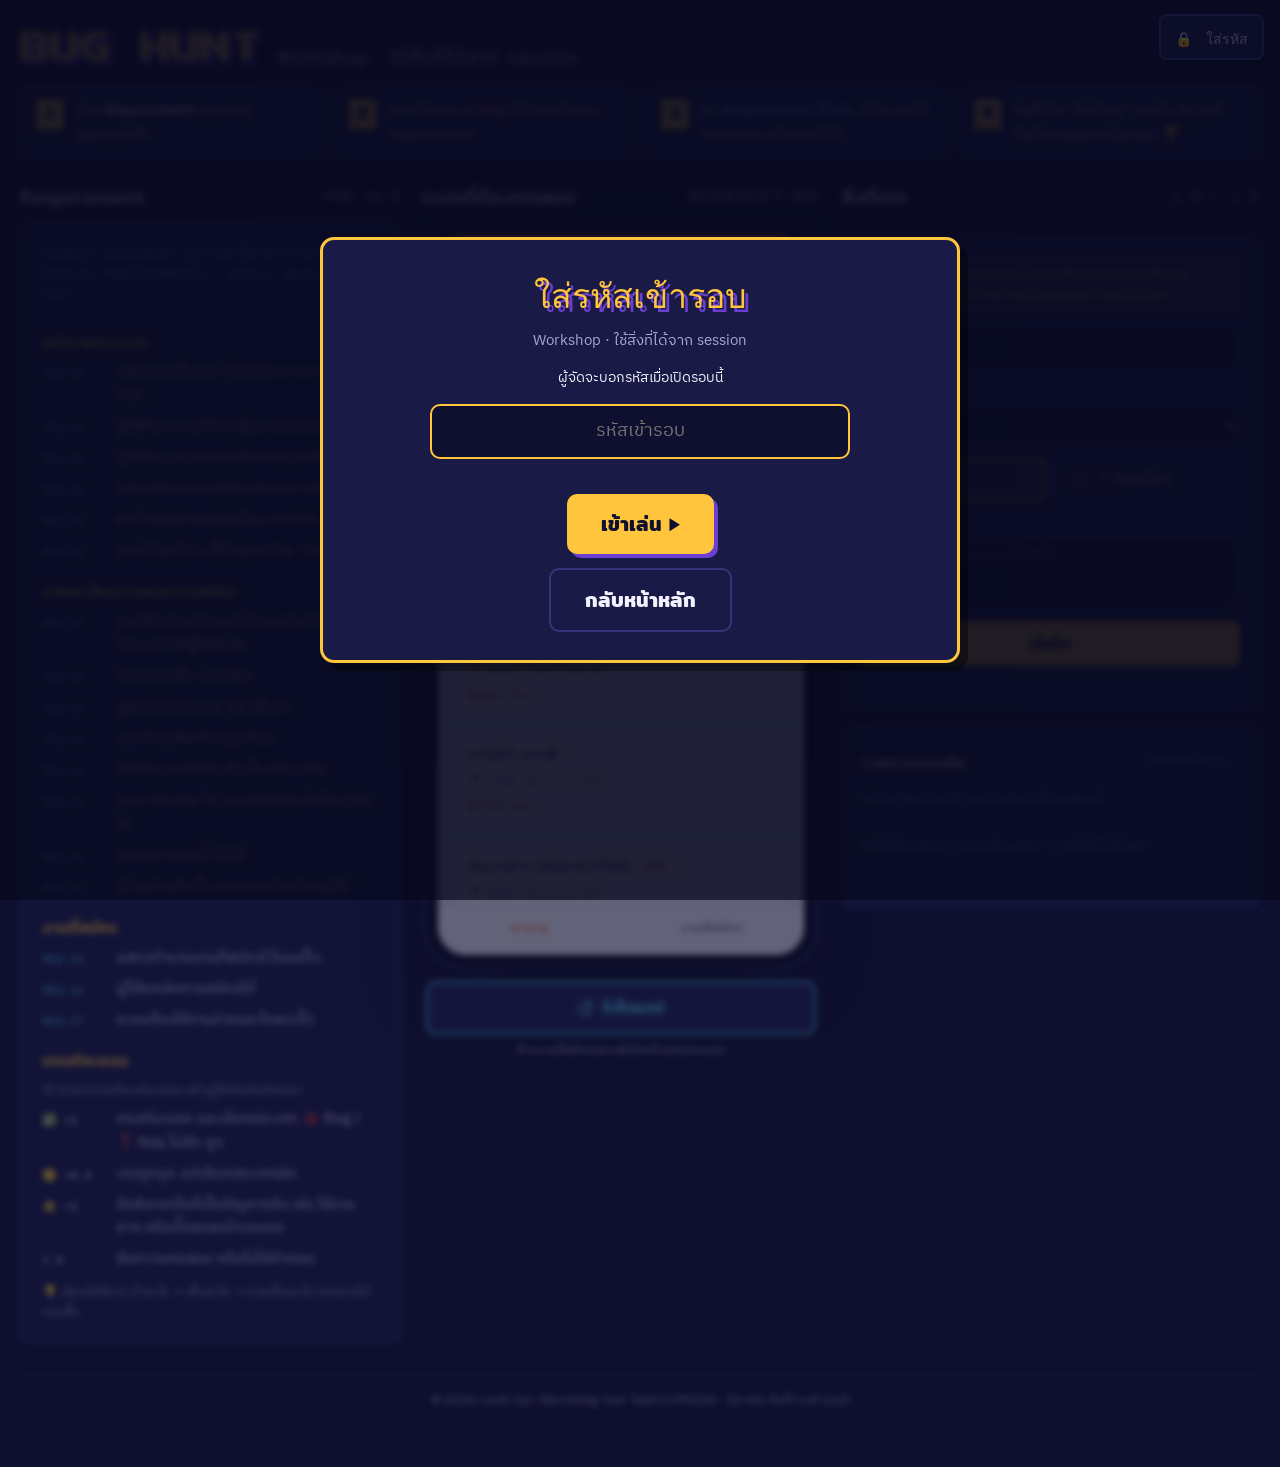
<file: bug-hunt/workshop.html>
<!doctype html>
<html lang="th">

<head>
  <meta charset="utf-8">
  <meta name="viewport" content="width=device-width, initial-scale=1, viewport-fit=cover">
  <title>QuickShift Bug Hunt Workshop</title>
  <link rel="icon" href="assets/favicon.svg" type="image/svg+xml">
  <link rel="apple-touch-icon" href="assets/apple-touch-icon.png">
  <link rel="preconnect" href="https://fonts.googleapis.com">
  <link rel="preconnect" href="https://fonts.gstatic.com" crossorigin>
  <link rel="stylesheet"
    href="https://fonts.googleapis.com/css2?family=Mitr:wght@400;500;600&family=IBM+Plex+Sans+Thai:wght@400;500;600&family=IBM+Plex+Mono:wght@400;600&family=Press+Start+2P&display=swap">
  <link rel="stylesheet" href="assets/style.css">
</head>

<body data-tab="spec">
  <div class="timer-fixed" data-timer aria-live="off"></div>
  <div class="wrap">
    <header class="top">
      <div class="title">
        <h1><a class="home-link" href="/" title="กลับหน้าหลัก">BUG HUNT</a></h1><span>Workshop · ใช้สิ่งที่ได้จาก session</span>
      </div>
      <div class="mission">
        <div><b>1</b><span>อ่าน <strong>Requirement</strong> ของแอป QuickShift</span></div>
        <div><b>2</b><span>ลองใช้แอป หา <span class="bugc">Bug</span> ที่ทำงานไม่ตรง requirement</span></div>
        <div><b>3</b><span>หา <span class="reqc">Requirement ที่ไม่ชัด</span> ที่ตีความได้หลายแบบ หรือเทสไม่ได้</span>
        </div>
        <div><b>4</b><span>บันทึกใน "สิ่งที่เจอ" ภายใน 30 นาที ทีมที่เจอถูกมากที่สุดชนะ 🏆</span></div>
      </div>
    </header>

    <nav class="mtabs" role="tablist" aria-label="ส่วนของหน้า">
      <div class="timer-mini" data-timer></div>
      <button type="button" role="tab" data-t="spec">Requirement</button>
      <button type="button" role="tab" data-t="app">แอป</button>
      <button type="button" role="tab" data-t="board">สิ่งที่เจอ <span id="mcount"></span></button>
    </nav>

    <main class="bench">
      <!-- SPEC -->
      <section aria-labelledby="spec-h" data-sec="spec">
        <div class="col-head">
          <h2 id="spec-h">Requirement</h2><span class="tag">PRD v0.3</span>
        </div>
        <article class="spec">
          <div class="doc-meta"><span>Product: QuickShift (หางานพาร์ทไทม์รายวัน)</span><span>Feature: ค้นหาและสมัครงาน ·
              Status: Ready for test</span></div>
          <h3>หน้ารายการงาน</h3>
          <ol>
            <li><code>REQ-01</code><span>แสดงงานทั้งหมด โดยเรียงจากงานล่าสุดก่อน</span></li>
            <li><code>REQ-02</code><span>ผู้ใช้ค้นหางานได้จากชื่องานหรือสถานที่</span></li>
            <li><code>REQ-03</code><span>ผู้ใช้เรียงงานตามค่าจ้างจากมากไปน้อยได้</span></li>
            <li><code>REQ-04</code><span>แสดงจำนวนงานที่ตรงกับผลการค้นหา</span></li>
            <li><code>REQ-05</code><span>ค่าจ้างทุกงานแสดงเป็นบาทต่อวัน</span></li>
            <li><code>REQ-06</code><span>งานที่เริ่มเร็ว ๆ นี้ให้แสดงป้าย "ด่วน"</span></li>
          </ol>
          <h3>รายละเอียดงานและการสมัคร</h3>
          <ol>
            <li><code>REQ-07</code><span>งานที่ปิดรับสมัครแล้วต้องสมัครไม่ได้ และไม่ควรทำให้ผู้ใช้สับสน</span></li>
            <li><code>REQ-08</code><span>ต้องกรอกชื่อ-นามสกุล</span></li>
            <li><code>REQ-09</code><span>ผู้สมัครต้องมีอายุ 18 ปีขึ้นไป</span></li>
            <li><code>REQ-10</code><span>เบอร์โทรศัพท์ต้องถูกต้อง</span></li>
            <li><code>REQ-11</code><span>วันที่เริ่มงานได้ต้องไม่เป็นวันในอดีต</span></li>
            <li><code>REQ-12</code><span>แนบ resume ได้ ขนาดไฟล์ต้องไม่ใหญ่เกินไป</span></li>
            <li><code>REQ-13</code><span>สมัครงานเดิมซ้ำไม่ได้</span></li>
            <li><code>REQ-14</code><span>เมื่อสมัครสำเร็จ ระบบจะแจ้งเตือนผู้ใช้</span></li>
          </ol>
          <h3>งานที่สมัคร</h3>
          <ol>
            <li><code>REQ-15</code><span>แสดงจำนวนงานที่สมัครไว้บนแท็บ</span></li>
            <li><code>REQ-16</code><span>ผู้ใช้ยกเลิกการสมัครได้</span></li>
            <li><code>REQ-17</code><span>ระบบต้องใช้งานง่ายและโหลดเร็ว</span></li>
          </ol>
          <h3>เกณฑ์คะแนน</h3>
          <p class="score-note">AI ช่วยตรวจเทียบกับเฉลย แล้วผู้จัดยืนยันอีกรอบ</p>
          <ol class="score">
            <li><code>✅ +1</code><span>ตรงกับเฉลย และเลือกประเภท 🐞 Bug / ❓ Req ไม่ชัด ถูก</span></li>
            <li><code>🟡 +0.5</code><span>เจอถูกจุด แต่เลือกประเภทผิด</span></li>
            <li><code>⭐ +1</code><span>ข้อสังเกตอื่นที่เป็นปัญหาจริง เช่น ใช้งานยาก หรือบั๊กของหน้าเกมเอง</span></li>
            <li><code>❌ 0</code><span>ข้อความทดสอบ หรือไม่ใช่คำตอบ</span></li>
          </ol>
          <p class="score-note">💡 เขียนให้ชัดว่า ทำอะไร → เห็นอะไร → ควรเป็นอะไร จะตรวจได้ตรงขึ้น</p>
        </article>
      </section>

      <!-- SYSTEM UNDER TEST -->
      <section class="phone-col" aria-labelledby="app-h" data-sec="app">
        <div class="col-head">
          <h2 id="app-h">ระบบที่ต้องทดสอบ</h2><span class="tag">QUICKSHIFT APP</span>
        </div>
        <div class="phone">
          <div class="screen" id="screen"></div>
        </div>
        <div class="reset-row"><button class="reset-btn" type="button" id="appReset"><span aria-hidden="true">↺</span>
            รีเซ็ตแอป</button><span class="reset-hint">ล้างงานที่สมัครและกลับไปหน้าแรกของแอป</span></div>
      </section>

      <!-- FINDINGS -->
      <section class="board" aria-labelledby="board-h" data-sec="board">
        <div class="col-head">
          <h2 id="board-h">สิ่งที่เจอ</h2><span class="tag" id="score"></span>
        </div>
        <button class="restart-btn" id="restartBtn" type="button" hidden><span aria-hidden="true">↺</span> เล่นอีกรอบ</button>
        <section class="card compare" id="compare" hidden aria-label="เปรียบเทียบคำตอบรอบ Ice breaking กับ Workshop"></section>

        <div class="card">
          <form class="f-form" id="fForm" data-round="full" novalidate>
            <div class="team-chip"><span>ทีม</span><b id="teamName">–</b></div>
            <input id="fTeam" type="hidden">
            <label>เกี่ยวกับ<select id="fReq"></select></label>
            <div class="kind" role="radiogroup" aria-label="ประเภท">
              <label><input type="radio" name="kind" value="bug" checked> 🐞 Bug</label>
              <label><input type="radio" name="kind" value="req"> ❓ Req ไม่ชัด</label>
            </div>
            <label>รายละเอียด<textarea id="fText" maxlength="600"
                placeholder="ทำอะไร → เห็นอะไร → ควรเป็นอะไร"></textarea></label>
            <button class="submit" id="fSubmit" type="submit">บันทึก</button>
            <div class="msg" id="fMsg" role="status"></div>
          </form>
        </div>

        <div class="card">
          <div class="col-head">
            <h2 style="font-size:17px">รายการของฉัน</h2><button class="ghost" type="button"
              id="copyBtn">คัดลอกทั้งหมด</button>
          </div>
          <p class="muted" id="syncNote" style="margin:0 0 10px;font-size:13px"></p>
          <div class="feed" id="feed"></div>
          <textarea id="copyArea" readonly hidden aria-label="ข้อความสำหรับคัดลอก"></textarea>
          <div class="msg" id="copyMsg" role="status"></div>
        </div>
      </section>
    </main>
    <footer class="site-foot">© 2026 Level Up!: Becoming Your Team's MVQ(A) · นิภาพร จันต๊ะวงค์ (เมย์)</footer>
  </div>
  <div class="gate" id="gate" hidden>
    <div class="gate-card" id="gateBody" role="dialog" aria-modal="true" aria-label="เริ่มเกม"></div>
  </div>
  <script src="config.js"></script>
  <script src="assets/api.js"></script>
  <script src="assets/quickshift.js"></script>
  <script src="assets/findings.js"></script>
  <script src="assets/timer.js"></script>
  <script src="assets/compare.js"></script>
  <script src="assets/tabs.js"></script>
</body>

</html>
</file>
<file: bug-hunt/assets/style.css>
[hidden] { display: none !important; }
/* Layout: three-up workbench — spec (left) · system under test in a phone frame (center) · findings board (right); stacks to 2 then 1 column. Outer shell is the night-arcade look of the session deck (single dark theme by choice); the app inside the phone keeps its own light product look. */
:root {
  --bg: #0f1030;
  --panel: #191a45;
  --panel-2: #212255;
  --line: #34367a;
  --ink: #f4f1ff;
  --muted: #a8a6d6;
  --gold: #ffc53d;
  --cyan: #52d6ef;
  --red: #ff6f7d;
  --green: #6be4a6;
  --app-bg: #f5f6fa;
  --app-card: #ffffff;
  --app-ink: #1c2230;
  --app-muted: #6b7385;
  --app-line: #e2e5ee;
  --app-brand: #ff6a2b;
  --app-brand-ink: #ffffff;
  --app-err: #d6304a;
  --font-display: "Mitr", "IBM Plex Sans Thai", system-ui, sans-serif;
  --font-body: "IBM Plex Sans Thai", system-ui, sans-serif;
  --font-mono: "IBM Plex Mono", ui-monospace, monospace;
  --font-pixel: "Press Start 2P", ui-monospace, monospace;
  color-scheme: dark;
}
* { box-sizing: border-box; }
body { margin: 0; background: var(--bg); color: var(--ink); font-family: var(--font-body); font-size: 15px; line-height: 1.6; }
.wrap { max-width: 1440px; margin: 0 auto; padding-block: 28px 56px; padding-inline: 20px; }
button, input, select, textarea { font: inherit; }
button { cursor: pointer; }
:focus-visible { outline: 3px solid var(--cyan); outline-offset: 2px; }

/* header */
.top { display: grid; gap: 14px; margin-bottom: 22px; }
.title { display: flex; flex-wrap: wrap; align-items: baseline; gap: 8px 16px; }
.title h1 { margin: 0; font-family: var(--font-pixel); font-size: clamp(20px, 3vw, 30px); color: var(--gold); text-shadow: 4px 4px 0 #6b3fd1; line-height: 1.4; }
.title span { font-family: var(--font-display); font-size: 20px; color: var(--muted); }
.mission { display: grid; grid-template-columns: repeat(auto-fit, minmax(220px, 1fr)); gap: 10px; }
.mission div { background: var(--panel); border: 2px solid var(--line); border-radius: 8px; padding: 10px 14px; display: flex; gap: 12px; align-items: flex-start; min-width: 0; }
.mission b { font-family: var(--font-pixel); font-size: 12px; color: var(--bg); background: var(--gold); border-radius: 4px; padding: 6px 8px; flex: none; }
.mission .bugc { color: var(--red); font-weight: 600; }
.mission .reqc { color: var(--cyan); font-weight: 600; }

/* workbench */
.bench { display: grid; gap: 20px; grid-template-columns: minmax(0, 1fr) 400px minmax(0, 1.1fr); align-items: start; }
@media (max-width: 1240px) { .bench { grid-template-columns: minmax(0, 1fr) 400px; } .board { grid-column: 1 / -1; } }
@media (max-width: 860px) { .bench { grid-template-columns: minmax(0, 1fr); } }
.col-head { display: flex; align-items: center; justify-content: space-between; gap: 10px; margin-bottom: 10px; }
.col-head h2 { margin: 0; font-family: var(--font-display); font-weight: 500; font-size: 20px; }
.tag { font-family: var(--font-pixel); font-size: 9px; letter-spacing: .05em; color: var(--muted); }

/* spec */
.spec { background: var(--panel); border: 2px solid var(--line); border-radius: 10px; padding: 18px 20px; }
.spec .doc-meta { font-family: var(--font-mono); font-size: 12px; color: var(--muted); border-bottom: 1px dashed var(--line); padding-bottom: 10px; margin-bottom: 12px; display: grid; gap: 2px; }
.spec h3 { font-family: var(--font-display); font-weight: 500; font-size: 16px; margin: 16px 0 6px; color: var(--gold); }
.spec ol { list-style: none; margin: 0; padding: 0; display: grid; gap: 8px; }
.spec li { display: grid; grid-template-columns: 64px 1fr; gap: 10px; font-size: 14.5px; }
.spec li code { font-family: var(--font-mono); font-size: 12px; color: var(--cyan); padding-top: 2px; }
.spec .score li code { color: var(--ink); white-space: nowrap; }
.spec .score-note { font-size: 13px; color: var(--muted); margin: 0 0 8px; }
.spec .score + .score-note { margin: 10px 0 0; }

/* phone */
.phone-col { position: sticky; top: env(safe-area-inset-top, 0px); }
.phone { width: 100%; max-width: 390px; margin: 0 auto; background: #070818; border-radius: 38px; padding: 12px; box-shadow: 0 0 0 2px var(--line), 0 24px 60px rgba(0,0,0,.5); }
.screen { background: var(--app-bg); color: var(--app-ink); border-radius: 28px; overflow: hidden; width: 100%; min-width: 0; height: 720px; max-height: calc(100vh - 120px); min-height: 560px; display: flex; flex-direction: column; font-size: 14px; }
.reset-row { display: flex; justify-content: center; gap: 10px; margin-top: 12px; }
.ghost { background: transparent; color: var(--muted); border: 1px solid var(--line); border-radius: 6px; padding: 6px 12px; font-size: 13px; }
.ghost:hover { color: var(--ink); border-color: var(--muted); }

/* app (system under test) */
.app-bar { background: var(--app-brand); color: var(--app-brand-ink); padding: 18px 18px 14px; display: grid; grid-template-columns: minmax(0, 1fr); gap: 10px; min-width: 0; }
.app-bar .brand { display: flex; align-items: center; justify-content: space-between; gap: 10px; min-width: 0; }
.app-bar .brand > span:last-child { overflow: hidden; text-overflow: ellipsis; white-space: nowrap; min-width: 0; }
.app-bar .logo { font-family: var(--font-display); font-weight: 600; font-size: 20px; }
.app-bar .back { background: none; border: 0; color: inherit; padding: 0; font-size: 14px; }
.search { display: flex; gap: 8px; min-width: 0; }
.search input { flex: 1 1 0; width: 0; min-width: 0; border: 0; border-radius: 10px; padding: 9px 12px; background: var(--app-card); color: var(--app-ink); }
.search select { flex: none; max-width: 42%; border: 0; border-radius: 10px; padding: 9px 8px; background: var(--app-card); color: var(--app-ink); }
.app-body { flex: 1; min-height: 0; overflow-y: auto; overflow-x: hidden; padding: 14px; display: grid; grid-template-columns: minmax(0, 1fr); gap: 10px; align-content: start; }
.count { font-size: 13px; color: var(--app-muted); }
.job { background: var(--app-card); border: 1px solid var(--app-line); border-radius: 14px; padding: 12px 14px; display: grid; gap: 4px; text-align: left; color: var(--app-ink); width: 100%; }
.job:hover { border-color: var(--app-brand); }
.job .t { font-weight: 600; font-size: 15px; display: flex; gap: 6px; align-items: center; flex-wrap: wrap; }
.job .m { color: var(--app-muted); font-size: 13px; }
.job .w { color: var(--app-brand); font-weight: 600; }
.pill { font-size: 11px; font-weight: 600; border-radius: 99px; padding: 1px 8px; }
.pill.hot { background: #ffe7dc; color: #c2410c; }
.pill.closed { background: #eceef3; color: var(--app-muted); }
.detail { background: var(--app-card); border-radius: 14px; padding: 16px; display: grid; gap: 10px; border: 1px solid var(--app-line); }
.detail h3 { margin: 0; font-family: var(--font-display); font-weight: 500; font-size: 19px; }
.kv { display: grid; grid-template-columns: 110px minmax(0, 1fr); gap: 4px 8px; font-size: 13.5px; }
.kv dt { color: var(--app-muted); }
.kv dd { margin: 0; }
.btn { background: var(--app-brand); color: var(--app-brand-ink); border: 0; border-radius: 12px; padding: 12px; font-weight: 600; width: 100%; }
.btn.sec { background: #eceef3; color: var(--app-ink); }
.btn.small { width: auto; padding: 6px 12px; font-size: 13px; border-radius: 8px; }
.form { display: grid; grid-template-columns: minmax(0, 1fr); gap: 12px; min-width: 0; }
.field { display: grid; grid-template-columns: minmax(0, 1fr); gap: 4px; min-width: 0; }
.field label { font-size: 13px; font-weight: 600; }
.field input[type=text], .field input[type=number], .field input[type=tel], .field input[type=date] { border: 1px solid var(--app-line); border-radius: 10px; padding: 9px 12px; background: var(--app-card); color: var(--app-ink); color-scheme: light; width: 100%; }
.field input[type=file] { font-size: 12.5px; color: var(--app-muted); width: 100%; max-width: 100%; min-width: 0; }
.field .hint { font-size: 12px; color: var(--app-muted); }
.field .err { font-size: 12px; color: var(--app-err); min-height: 0; }
.check { display: flex; gap: 8px; align-items: flex-start; font-size: 13px; }
.done { text-align: center; padding: 30px 14px; display: grid; gap: 12px; justify-items: center; }
.done .ok { width: 64px; height: 64px; border-radius: 50%; background: #dcfce7; color: #15803d; display: grid; place-items: center; font-size: 30px; }
.app-tabs { display: grid; grid-template-columns: 1fr 1fr; border-top: 1px solid var(--app-line); background: var(--app-card); }
.app-tabs button { background: none; border: 0; padding: 12px 6px 16px; color: var(--app-muted); font-size: 13px; font-weight: 600; }
.app-tabs button.on { color: var(--app-brand); }
.badge { display: inline-block; min-width: 18px; padding: 0 5px; border-radius: 99px; background: var(--app-brand); color: var(--app-brand-ink); font-size: 11px; margin-left: 4px; }
.empty { text-align: center; color: var(--app-muted); padding: 40px 10px; }

/* board */
.board { display: grid; gap: 16px; }
.card { background: var(--panel); border: 2px solid var(--line); border-radius: 10px; padding: 16px 18px; min-width: 0; }
.status { font-size: 12.5px; color: var(--muted); display: flex; align-items: center; gap: 8px; }
.dot { width: 8px; height: 8px; border-radius: 50%; background: var(--muted); flex: none; }
.dot.live { background: var(--green); box-shadow: 0 0 8px var(--green); }
.f-form { display: grid; gap: 10px; }
.f-row { display: grid; grid-template-columns: 1fr 1fr; gap: 10px; }
@media (max-width: 480px) { .f-row { grid-template-columns: 1fr; } }
.f-form label { font-size: 12.5px; color: var(--muted); display: grid; gap: 4px; }
.f-form input, .f-form select, .f-form textarea { background: var(--bg); color: var(--ink); border: 2px solid var(--line); border-radius: 8px; padding: 8px 10px; width: 100%; }
.f-form textarea { min-height: 76px; resize: vertical; }
.kind { display: flex; gap: 8px; }
.kind label { flex: 1; display: flex; align-items: center; gap: 8px; border: 2px solid var(--line); border-radius: 8px; padding: 8px 10px; cursor: pointer; color: var(--ink); font-size: 14px; }
.kind input { width: auto; accent-color: var(--gold); }
.kind label:has(input:checked) { border-color: var(--gold); background: rgba(255,197,61,.08); }
.submit { background: var(--gold); color: var(--bg); border: 0; border-radius: 8px; padding: 10px; font-weight: 600; font-family: var(--font-display); font-size: 16px; }
.submit:disabled { opacity: .5; cursor: default; }
.msg { font-size: 13px; min-height: 1.2em; }
.msg.ok { color: var(--green); } .msg.bad { color: var(--red); }
.lb { display: grid; gap: 6px; }
.lb-row { display: grid; grid-template-columns: 28px 1fr auto; gap: 10px; align-items: center; font-size: 14px; }
.lb-row .rk { font-family: var(--font-pixel); font-size: 11px; color: var(--muted); }
.lb-row:first-child .rk { color: var(--gold); }
.lb-row .sc { font-family: var(--font-mono); font-size: 13px; color: var(--muted); font-variant-numeric: tabular-nums; }
.lb-row .sc b { color: var(--gold); }
.feed { display: grid; gap: 8px; max-height: 560px; overflow-y: auto; padding-right: 4px; }
.item { border: 1px solid var(--line); border-left-width: 4px; border-radius: 8px; padding: 10px 12px; display: grid; gap: 4px; background: var(--panel-2); }
.item.bug { border-left-color: var(--red); }
.item.req { border-left-color: var(--cyan); }
.item.valid { box-shadow: inset 0 0 0 1px var(--green); }
.item.invalid { opacity: .55; }
.item .h { display: flex; flex-wrap: wrap; gap: 6px 10px; align-items: center; font-size: 12px; color: var(--muted); }
.chip { font-family: var(--font-mono); font-size: 11px; border-radius: 4px; padding: 1px 6px; border: 1px solid currentColor; }
.chip.bug { color: var(--red); } .chip.req { color: var(--cyan); } .chip.ref { color: var(--muted); }
.chip.ok { color: var(--green); }
.item p { margin: 0; white-space: pre-wrap; overflow-wrap: anywhere; }
.item .acts { display: flex; gap: 6px; flex-wrap: wrap; }
.act { background: transparent; border: 1px solid var(--line); color: var(--muted); border-radius: 6px; padding: 2px 8px; font-size: 12px; }
.act:hover { color: var(--ink); border-color: var(--muted); }
.fac { border-color: var(--gold); }
.fac h3 { margin: 0 0 4px; font-family: var(--font-display); font-weight: 500; font-size: 17px; color: var(--gold); }
.key { display: grid; gap: 6px; margin-top: 10px; }
.key-row { display: grid; grid-template-columns: 70px 72px 1fr; gap: 8px; font-size: 13.5px; border-top: 1px dashed var(--line); padding-top: 6px; }
.key-row .how { color: var(--muted); grid-column: 3; font-size: 12.5px; }
.danger { background: transparent; color: var(--red); border: 1px solid var(--red); border-radius: 6px; padding: 5px 10px; font-size: 13px; }
.muted { color: var(--muted); }

/* mobile: tabbed sections, full-width app, no zoom-on-focus */
.mtabs { display: none; }
@media (max-width: 860px) {
  .wrap { padding-block: 16px 40px; padding-inline: 16px; }
  .top { gap: 10px; margin-bottom: 12px; }
  .title span { font-size: 16px; }
  .mission { grid-template-columns: minmax(0, 1fr) minmax(0, 1fr); gap: 8px; }
  .mission div { padding: 8px 10px; gap: 8px; font-size: 13px; line-height: 1.5; }
  .mission b { font-size: 10px; padding: 4px 6px; }
  .mtabs { display: grid; grid-template-columns: repeat(3, minmax(0, 1fr)); gap: 6px; position: sticky; top: env(safe-area-inset-top, 0px); z-index: 10; background: var(--bg); padding-block: 8px; margin-bottom: 12px; }
  .mtabs button { background: var(--panel); color: var(--muted); border: 2px solid var(--line); border-radius: 8px; padding: 9px 4px; font-family: var(--font-display); font-size: 15px; white-space: nowrap; overflow: hidden; text-overflow: ellipsis; }
  .mtabs button[aria-selected="true"] { color: var(--bg); background: var(--gold); border-color: var(--gold); }
  body[data-tab="spec"] [data-sec]:not([data-sec="spec"]),
  body[data-tab="app"] [data-sec]:not([data-sec="app"]),
  body[data-tab="board"] [data-sec]:not([data-sec="board"]) { display: none; }
  .phone-col { position: static; }
  .phone { max-width: none; padding: 0; background: none; border-radius: 0; box-shadow: none; }
  .screen { border-radius: 18px; border: 2px solid var(--line); height: 600px; height: clamp(460px, calc(100svh - 160px), 720px); min-height: 0; max-height: none; }
  input, select, textarea { font-size: 16px !important; }
  .feed { max-height: none; }
  .spec { padding: 14px 14px; }
  .spec li { grid-template-columns: 58px minmax(0, 1fr); }
}
@media (max-width: 380px) { .mission { grid-template-columns: minmax(0, 1fr); } .mtabs button { font-size: 13px; } }
.item.plain { border-left-color: var(--gold); }
#copyArea { width: 100%; min-height: 120px; margin-top: 10px; background: var(--bg); color: var(--ink); border: 2px solid var(--line); border-radius: 8px; padding: 8px; }

/* game timer + start / time-up gate */
.timer-fixed { position: fixed; top: calc(14px + env(safe-area-inset-top, 0px)); right: 16px; z-index: 30; font-family: var(--font-pixel); font-size: 14px; background: var(--panel); color: var(--gold); border: 2px solid var(--gold); border-radius: 8px; padding: 10px 14px; box-shadow: 4px 4px 0 rgba(0,0,0,.35); font-variant-numeric: tabular-nums; }
.timer-fixed:empty, .timer-mini:empty { display: none; }
[data-timer][data-state="last"] { color: var(--red); border-color: var(--red); animation: pulse 1s steps(2) infinite; }
[data-timer][data-state="over"] { color: var(--muted); border-color: var(--line); }
@keyframes pulse { 50% { opacity: .55; } }
.timer-mini { display: none; }
body[data-game="ready"] .wrap { filter: blur(3px); opacity: .45; }
.gate { position: fixed; inset: 0; z-index: 40; display: grid; place-items: center; padding: 16px; background: rgba(8, 9, 30, .72); overflow-y: auto; }
.gate-card { width: min(640px, 100%); background: var(--panel); border: 3px solid var(--gold); border-radius: 14px; padding: 28px 24px; display: grid; gap: 14px; justify-items: center; text-align: center; box-shadow: 8px 8px 0 rgba(0,0,0,.4); }
.gate-title { font-family: var(--font-pixel); font-size: clamp(22px, 5vw, 34px); color: var(--gold); text-shadow: 4px 4px 0 #6b3fd1; line-height: 1.4; }
.gate-sub { margin: 0; color: var(--muted); font-size: 15px; }
.gate-rules { display: grid; grid-template-columns: minmax(0, 1fr) minmax(0, 1fr); gap: 8px; width: 100%; text-align: left; }
.gate-rules div { background: var(--panel-2); border: 2px solid var(--line); border-radius: 8px; padding: 8px 10px; display: flex; gap: 8px; align-items: flex-start; font-size: 13.5px; line-height: 1.5; min-width: 0; }
.gate-rules b { font-family: var(--font-pixel); font-size: 10px; color: var(--bg); background: var(--gold); border-radius: 4px; padding: 4px 6px; flex: none; }
.gate-time { font-family: var(--font-pixel); font-size: clamp(36px, 9vw, 56px); color: var(--ink); line-height: 1.3; font-variant-numeric: tabular-nums; }
.gate-note { margin: 0; font-size: 14px; }
.gate-btn { background: var(--gold); color: var(--bg); border: 0; border-radius: 10px; padding: 14px 34px; font-family: var(--font-display); font-weight: 600; font-size: 20px; box-shadow: 4px 4px 0 #6b3fd1; }
.gate-btn:hover { transform: translate(-1px, -1px); box-shadow: 5px 5px 0 #6b3fd1; }
body[data-game="over"] [data-sec="app"] .screen { filter: grayscale(.8); opacity: .6; }
.f-form :disabled { opacity: .5; cursor: not-allowed; }
@media (max-width: 860px) {
  .timer-fixed { display: none; }
  .timer-mini { display: block; grid-column: 1 / -1; text-align: center; font-family: var(--font-pixel); font-size: 13px; color: var(--gold); padding: 4px 0 2px; font-variant-numeric: tabular-nums; }
  .timer-mini[data-state] { border: 0; }
}
@media (max-width: 480px) { .gate-rules { grid-template-columns: minmax(0, 1fr); } .gate-card { padding: 22px 16px; } }
@media (prefers-reduced-motion: reduce) { [data-timer][data-state="last"] { animation: none; } }

.site-foot { margin-top: 32px; padding-top: 14px; border-top: 1px solid var(--line); text-align: center; font-size: 13px; color: var(--muted); }
/* keep the footer at the bottom of the screen when the page is shorter than the viewport */
.wrap, .join { box-sizing: border-box; min-height: 100vh; min-height: 100dvh; display: flex; flex-direction: column; }
.wrap > .site-foot, .join > .site-foot { margin-top: auto; }
.wrap > :nth-last-child(2), .join > :nth-last-child(2) { margin-bottom: 32px; }

.reset-row { flex-direction: column; align-items: center; gap: 6px; margin-top: 14px; }
.reset-btn { display: inline-flex; align-items: center; gap: 8px; background: var(--panel-2); color: var(--cyan); border: 2px solid var(--cyan); border-radius: 10px; padding: 10px 22px; font-family: var(--font-display); font-weight: 500; font-size: 16px; box-shadow: 4px 4px 0 rgba(0,0,0,.35); transition: transform .12s, box-shadow .12s, background .12s; }
.reset-btn span { font-size: 20px; line-height: 1; }
.reset-btn:hover { background: var(--cyan); color: var(--bg); transform: translate(-1px, -1px); box-shadow: 5px 5px 0 rgba(0,0,0,.35); }
.reset-btn:active { transform: translate(2px, 2px); box-shadow: 2px 2px 0 rgba(0,0,0,.35); }
.reset-btn:disabled { opacity: .4; cursor: not-allowed; transform: none; }
.reset-hint { font-size: 12px; color: var(--muted); }
@media (prefers-reduced-motion: reduce) { .reset-btn { transition: none; } }
.reset-btn { width: 100%; max-width: 390px; justify-content: center; padding: 12px 22px; }
@media (max-width: 860px) { .reset-btn { max-width: none; } }

/* play again */
.restart-btn { width: 100%; display: inline-flex; align-items: center; justify-content: center; gap: 8px; background: var(--gold); color: var(--bg); border: 0; border-radius: 10px; padding: 12px 18px; font-family: var(--font-display); font-weight: 600; font-size: 17px; box-shadow: 4px 4px 0 #6b3fd1; }
.restart-btn span { font-size: 20px; line-height: 1; }
.restart-btn:hover { transform: translate(-1px, -1px); box-shadow: 5px 5px 0 #6b3fd1; }
.gate-actions { display: flex; flex-wrap: wrap; gap: 10px; justify-content: center; }
.gate-btn.ghost-btn { background: transparent; color: var(--ink); border: 2px solid var(--line); box-shadow: none; }
.gate-btn.ghost-btn:hover { border-color: var(--gold); color: var(--gold); transform: none; }

/* team name on the start gate */
.gate-field { display: grid; gap: 8px; width: min(420px, 100%); justify-items: center; }
.gate-field label { font-family: var(--font-display); font-size: 16px; color: var(--muted); }
.gate-field input { width: 100%; background: var(--bg); color: var(--ink); border: 2px solid var(--line); border-radius: 10px; padding: 11px 14px; font-size: 18px; text-align: center; }
.gate-field input:focus { border-color: var(--gold); outline: none; }
.gate-msg { margin: 0; min-height: 1.4em; font-size: 14px; color: var(--muted); }
.gate-msg.bad { color: var(--red); }
#fTeam[readonly] { opacity: .75; cursor: not-allowed; }

/* team name chosen on the start gate */
.team-chip { display: flex; align-items: center; gap: 10px; background: var(--bg); border: 2px solid var(--line); border-radius: 8px; padding: 8px 12px; min-width: 0; }
.team-chip span { font-size: 12.5px; color: var(--muted); flex: none; }
.team-chip b { font-family: var(--font-display); font-weight: 500; font-size: 17px; color: var(--gold); overflow: hidden; text-overflow: ellipsis; white-space: nowrap; }

.field input { min-width: 0; max-width: 100%; box-sizing: border-box; }
.field input[type=date] { -webkit-appearance: none; appearance: none; min-height: 40px; }

/* compare ice-breaking vs workshop (shown when the workshop round is over) */
.compare { border-color: var(--gold); display: grid; gap: 12px; }
.compare .col-head { margin: 0; }
.compare .col-head h2 { font-size: 17px; }
.cmp-summary { background: rgba(255,197,61,.08); border: 1px dashed var(--gold); border-radius: 8px; padding: 10px 12px; display: grid; gap: 4px; }
.cmp-summary p { margin: 0; font-size: 14.5px; }
.cmp-cols { display: grid; grid-template-columns: repeat(2, minmax(0, 1fr)); gap: 10px; }
@media (max-width: 520px) { .cmp-cols { grid-template-columns: minmax(0, 1fr); } }
.cmp-col { background: var(--panel-2); border: 1px solid var(--line); border-top: 4px solid var(--line); border-radius: 8px; padding: 10px 12px; min-width: 0; }
.cmp-col.ice { border-top-color: var(--cyan); } .cmp-col.ws { border-top-color: var(--gold); }
.cmp-round { font-family: var(--font-pixel); font-size: 9px; letter-spacing: .05em; }
.cmp-col.ice .cmp-round { color: var(--cyan); } .cmp-col.ws .cmp-round { color: var(--gold); }
.cmp-sub { margin: 2px 0 6px; font-size: 12.5px; color: var(--muted); }
.cmp-num { font-family: var(--font-pixel); font-size: 26px; line-height: 1.4; font-variant-numeric: tabular-nums; }
.cmp-unit { margin: 0 0 6px; font-size: 13px; color: var(--muted); }
.cmp-split { display: flex; flex-wrap: wrap; gap: 4px 12px; font-size: 13px; margin-bottom: 6px; }
.cmp-list { list-style: none; margin: 0; padding: 0; display: grid; gap: 6px; max-height: 260px; overflow-y: auto; }
.cmp-list li { font-size: 13.5px; border-top: 1px dashed var(--line); padding-top: 6px; overflow-wrap: anywhere; }
.cmp-src { margin: 0; font-size: 12px; color: var(--muted); }
.cmp-name { display: flex; flex-wrap: wrap; align-items: center; gap: 8px; font-size: 13px; color: var(--muted); }
.cmp-name input { flex: 1 1 140px; min-width: 0; background: var(--bg); color: var(--ink); border: 2px solid var(--line); border-radius: 8px; padding: 6px 10px; }

/* time-up auto-save notice */
.auto-note { margin: 0; font-size: 13px; line-height: 1.5; color: var(--gold); background: rgba(255,197,61,.08); border: 1px dashed var(--gold); border-radius: 8px; padding: 8px 10px; }
body[data-game="over"] .auto-note { color: var(--muted); border-color: var(--line); background: transparent; }
.gate-warn { margin: 0; max-width: 520px; font-size: 14px; line-height: 1.6; color: var(--gold); background: rgba(255,197,61,.08); border: 1px dashed var(--gold); border-radius: 8px; padding: 8px 12px; }
.time-toast { position: fixed; left: 50%; bottom: calc(18px + env(safe-area-inset-bottom, 0px)); transform: translateX(-50%); z-index: 35; width: min(560px, calc(100% - 32px)); background: var(--red); color: #fff; font-weight: 600; text-align: center; border-radius: 10px; padding: 12px 16px; box-shadow: 4px 4px 0 rgba(0,0,0,.4); }

/* BUG HUNT title goes back to the hub */
.home-link { color: inherit; text-decoration: none; }
.home-link:hover { filter: brightness(1.15); }
.home-link:focus-visible { outline: 3px solid var(--cyan); outline-offset: 4px; border-radius: 4px; }

body[data-game="closed"] .wrap { filter: blur(3px); opacity: .35; }
a.gate-btn { text-decoration: none; display: inline-block; }
</file>
